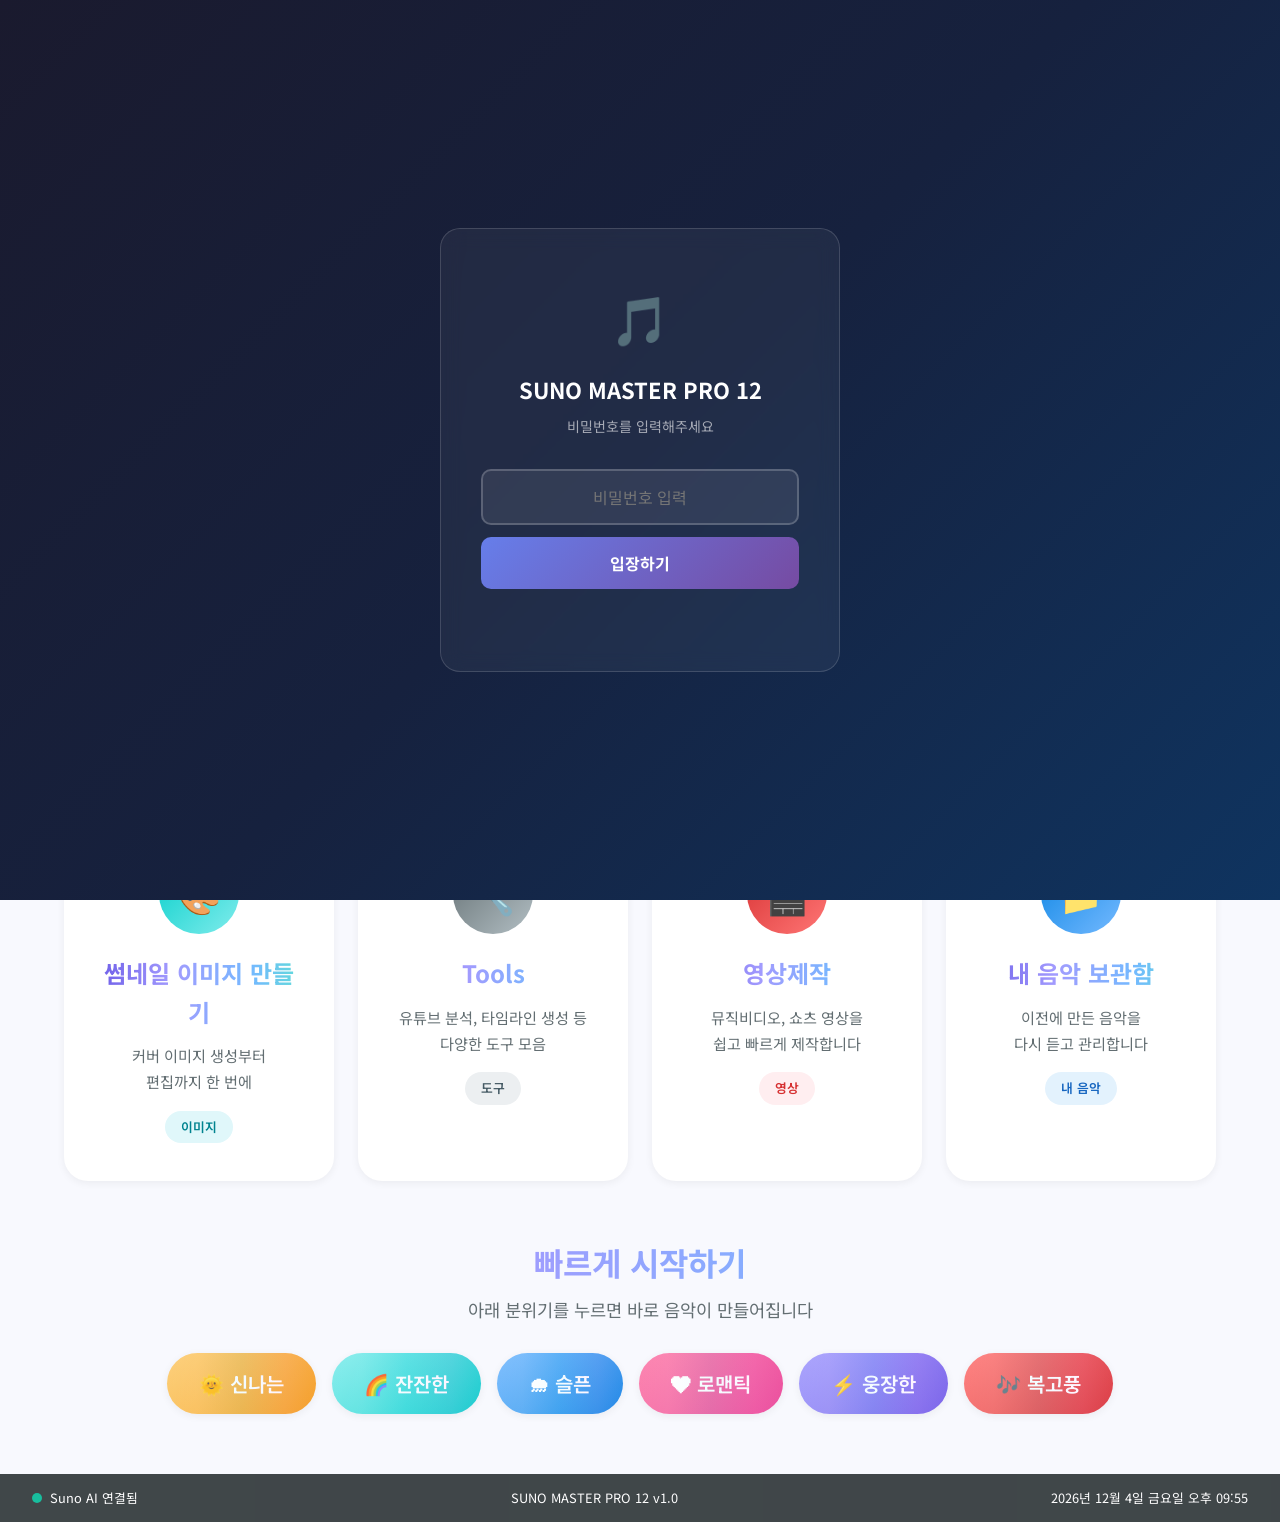
<file: index.html>
<!DOCTYPE html>
<html lang="ko">
<head>
    <meta charset="UTF-8">
    <meta name="viewport" content="width=device-width, initial-scale=1.0">
    <title>SUNO MASTER PRO 12</title>
    <link rel="stylesheet" href="css/style.css">
    <link href="https://fonts.googleapis.com/css2?family=Noto+Sans+KR:wght@300;400;500;700;900&display=swap" rel="stylesheet">
</head>
<body>

    <!-- 비밀번호 보호 화면 -->
    <div id="pwOverlay" style="display:none;position:fixed;top:0;left:0;width:100%;height:100%;background:linear-gradient(135deg,#1a1a2e 0%,#16213e 50%,#0f3460 100%);z-index:99999;display:flex;align-items:center;justify-content:center;flex-direction:column;">
        <div style="background:rgba(255,255,255,0.05);border:1px solid rgba(255,255,255,0.15);border-radius:20px;padding:50px 40px;text-align:center;max-width:400px;width:90%;backdrop-filter:blur(10px);">
            <div style="font-size:48px;margin-bottom:16px;">🎵</div>
            <h2 style="color:#fff;font-size:22px;font-weight:700;margin-bottom:8px;font-family:'Noto Sans KR',sans-serif;">SUNO MASTER PRO 12</h2>
            <p style="color:rgba(255,255,255,0.6);font-size:14px;margin-bottom:32px;font-family:'Noto Sans KR',sans-serif;">비밀번호를 입력해주세요</p>
            <input id="pwInput" type="password" placeholder="비밀번호 입력"
                style="width:100%;padding:14px 16px;border-radius:10px;border:2px solid rgba(255,255,255,0.2);background:rgba(255,255,255,0.08);color:#fff;font-size:16px;text-align:center;outline:none;box-sizing:border-box;font-family:'Noto Sans KR',sans-serif;margin-bottom:12px;"
                onkeydown="if(event.key==='Enter')checkPw()">
            <button onclick="checkPw()"
                style="width:100%;padding:14px;border-radius:10px;border:none;background:linear-gradient(135deg,#667eea,#764ba2);color:#fff;font-size:16px;font-weight:700;cursor:pointer;font-family:'Noto Sans KR',sans-serif;margin-bottom:12px;">
                입장하기
            </button>
            <p id="pwError" style="color:#ff6b6b;font-size:13px;min-height:20px;font-family:'Noto Sans KR',sans-serif;"></p>
        </div>
    </div>

    <script>
        (function() {
            const PW = 'suno1234'; // 비밀번호 변경 시 이 값만 수정
            const KEY = 'smp12_auth';
            const overlay = document.getElementById('pwOverlay');
            if (sessionStorage.getItem(KEY) === '1') {
                overlay.style.display = 'none';
            } else {
                overlay.style.display = 'flex';
                document.body.style.overflow = 'hidden';
                setTimeout(() => { const i = document.getElementById('pwInput'); if(i) i.focus(); }, 100);
            }
        })();
        function checkPw() {
            const PW = 'suno1234';
            const KEY = 'smp12_auth';
            const val = document.getElementById('pwInput').value;
            if (val === PW) {
                sessionStorage.setItem(KEY, '1');
                document.getElementById('pwOverlay').style.display = 'none';
                document.body.style.overflow = '';
            } else {
                document.getElementById('pwError').textContent = '비밀번호가 틀렸습니다.';
                document.getElementById('pwInput').value = '';
                document.getElementById('pwInput').focus();
            }
        }
    </script>

    <!-- 상단 네비게이션 -->
    <header class="header">
        <div class="header-left">
            <div class="logo">
                <span class="logo-text">SUNO MASTER PRO 12</span>
            </div>
        </div>
        <div class="header-right">
            <button class="btn-text-size" id="btnTextSize" title="글자 크기 조절">
                <span class="text-size-icon">가</span>
            </button>
            <button class="btn-dark-mode" id="btnDarkMode" title="화면 밝기 조절">
                <span class="dark-mode-icon">&#9790;</span>
            </button>
            <button class="btn-help" id="btnHelp" title="도움말">
                <span>?</span> 도움말
            </button>
        </div>
    </header>

    <!-- 메인 콘텐츠 -->
    <main class="main">
        <!-- 환영 메시지 -->
        <section class="welcome">
            <h1 class="welcome-title">나만의 음악을 만들어보세요</h1>
            <p class="welcome-desc">전문가가 아니어도 괜찮습니다. 당신의 상상을 Suno AI가 인식하는 최적의 프롬프트로 변환해드립니다.</p>
        </section>

        <!-- 메인 메뉴 카드들 -->
        <section class="menu-cards">
            <!-- 카드 1: 쉬운 모드 -->
            <div class="card card-easy" tabindex="0" role="button" aria-label="쉽게 만들기">
                <div class="card-icon-wrap card-icon-easy">
                    <span class="card-icon">&#127908;</span>
                </div>
                <h2 class="card-title">쉽게 만들기</h2>
                <p class="card-desc">버튼만 딸깍으로<br>프롬프트 자동생성</p>
                <div class="card-badge">초보자 추천</div>
            </div>

            <!-- 카드 2: 직접 입력 -->
            <div class="card card-custom" tabindex="0" role="button" aria-label="직접 만들기">
                <div class="card-icon-wrap card-icon-custom">
                    <span class="card-icon">&#9998;</span>
                </div>
                <h2 class="card-title">직접 만들기</h2>
                <p class="card-desc">만들고 싶은 음악 입력하면<br>프롬프트 자동생성</p>
                <div class="card-badge card-badge-mid">자유 입력</div>
            </div>

            <!-- 카드 3: 전문가 모드 -->
            <div class="card card-pro" tabindex="0" role="button" aria-label="전문가 모드">
                <div class="card-icon-wrap card-icon-pro">
                    <span class="card-icon">&#127911;</span>
                </div>
                <h2 class="card-title">전문가 모드</h2>
                <p class="card-desc">당신의 프롬프트를<br>업그레이드 해드립니다</p>
                <div class="card-badge card-badge-pro">고급 설정</div>
            </div>

            <!-- 카드 4: 노래제목&가사 만들기 -->
            <div class="card card-lyrics" tabindex="0" role="button" aria-label="노래제목&가사 만들기">
                <div class="card-icon-wrap card-icon-lyrics">
                    <span class="card-icon">&#128221;</span>
                </div>
                <h2 class="card-title">노래제목&가사 만들기</h2>
                <p class="card-desc">히트곡 노래제목&가사를 만들고<br>중복체크&관리합니다</p>
                <div class="card-badge card-badge-lyrics">제목&가사</div>
            </div>

            <!-- 카드 5: 썸네일 이미지 만들기 -->
            <div class="card card-thumbnail" tabindex="0" role="button" aria-label="썸네일 이미지 만들기">
                <div class="card-icon-wrap card-icon-thumbnail">
                    <span class="card-icon">&#127912;</span>
                </div>
                <h2 class="card-title">썸네일 이미지 만들기</h2>
                <p class="card-desc">커버 이미지 생성부터<br>편집까지 한 번에</p>
                <div class="card-badge card-badge-thumb">이미지</div>
            </div>

            <!-- 카드 6: Tools -->
            <div class="card card-tools" tabindex="0" role="button" aria-label="Tools">
                <div class="card-icon-wrap card-icon-tools">
                    <span class="card-icon">&#128295;</span>
                </div>
                <h2 class="card-title">Tools</h2>
                <p class="card-desc">유튜브 분석, 타임라인 생성 등<br>다양한 도구 모음</p>
                <div class="card-badge card-badge-tools">도구</div>
            </div>

            <!-- 카드 7: 영상제작 -->
            <div class="card card-video" tabindex="0" role="button" aria-label="영상제작">
                <div class="card-icon-wrap card-icon-video">
                    <span class="card-icon">&#127916;</span>
                </div>
                <h2 class="card-title">영상제작</h2>
                <p class="card-desc">뮤직비디오, 쇼츠 영상을<br>쉽고 빠르게 제작합니다</p>
                <div class="card-badge card-badge-video">영상</div>
            </div>

            <!-- 카드 8: 내 음악 보관함 -->
            <div class="card card-library" tabindex="0" role="button" aria-label="내 음악 보관함">
                <div class="card-icon-wrap card-icon-library">
                    <span class="card-icon">&#128193;</span>
                </div>
                <h2 class="card-title">내 음악 보관함</h2>
                <p class="card-desc">이전에 만든 음악을<br>다시 듣고 관리합니다</p>
                <div class="card-badge card-badge-lib">내 음악</div>
            </div>
        </section>

        <!-- 빠른 시작 섹션 -->
        <section class="quick-start">
            <h2 class="section-title">빠르게 시작하기</h2>
            <p class="section-desc">아래 분위기를 누르면 바로 음악이 만들어집니다</p>
            <div class="mood-buttons">
                <button class="mood-btn mood-happy">&#127774; 신나는</button>
                <button class="mood-btn mood-calm">&#127752; 잔잔한</button>
                <button class="mood-btn mood-sad">&#127783; 슬픈</button>
                <button class="mood-btn mood-romantic">&#10084; 로맨틱</button>
                <button class="mood-btn mood-epic">&#9889; 웅장한</button>
                <button class="mood-btn mood-retro">&#127926; 복고풍</button>
            </div>
        </section>
    </main>

    <!-- 하단 상태바 -->
    <footer class="footer">
        <div class="footer-left">
            <span class="status-dot"></span>
            <span>Suno AI 연결됨</span>
        </div>
        <div class="footer-center">
            <span>SUNO MASTER PRO 12 v1.0</span>
        </div>
        <div class="footer-right">
            <span id="currentTime"></span>
        </div>
    </footer>

    <!-- 글자 크기 팝업 -->
    <div class="popup-overlay" id="textSizePopup">
        <div class="popup">
            <h3 class="popup-title">글자 크기 조절</h3>
            <div class="text-size-options">
                <button class="size-btn" data-size="small">가<span class="size-label">작게</span></button>
                <button class="size-btn active" data-size="medium">가<span class="size-label">보통</span></button>
                <button class="size-btn" data-size="large">가<span class="size-label">크게</span></button>
                <button class="size-btn" data-size="xlarge">가<span class="size-label">매우 크게</span></button>
            </div>
            <button class="popup-close" id="closeTextSize">닫기</button>
        </div>
    </div>

    <!-- 도움말 팝업 -->
    <div class="popup-overlay" id="helpPopup">
        <div class="popup popup-help">
            <h3 class="popup-title">도움말</h3>
            <div class="help-content">
                <div class="help-item">
                    <span class="help-icon">&#127908;</span>
                    <div>
                        <strong>쉽게 만들기</strong>
                        <p>음악을 처음 만드시는 분께 추천합니다. 타겟층, 장소, 분위기만 고르면 AI가 알아서 만들어줍니다.</p>
                    </div>
                </div>
                <div class="help-item">
                    <span class="help-icon">&#9998;</span>
                    <div>
                        <strong>직접 만들기</strong>
                        <p>가사를 직접 쓰거나, 원하는 느낌을 글로 설명하면 그에 맞는 음악을 만듭니다.</p>
                    </div>
                </div>
                <div class="help-item">
                    <span class="help-icon">&#127911;</span>
                    <div>
                        <strong>전문가 모드</strong>
                        <p>장르, 악기, 빠르기(BPM) 등 세부 사항을 직접 설정할 수 있습니다.</p>
                    </div>
                </div>
                <div class="help-item">
                    <span class="help-icon">&#128221;</span>
                    <div>
                        <strong>노래제목&가사 만들기</strong>
                        <p>AI가 노래 제목과 가사를 만들어주고, 중복 여부를 체크하여 저작권을 보호합니다.</p>
                    </div>
                </div>
                <div class="help-item">
                    <span class="help-icon">&#127912;</span>
                    <div>
                        <strong>썸네일 이미지 만들기</strong>
                        <p>음악 커버 이미지를 AI로 생성하고, 편집까지 한 번에 할 수 있습니다.</p>
                    </div>
                </div>
                <div class="help-item">
                    <span class="help-icon">&#128295;</span>
                    <div>
                        <strong>Tools</strong>
                        <p>유튜브 분석기, 타임라인 생성기, 음악 분석기 등 다양한 도구를 제공합니다.</p>
                    </div>
                </div>
                <div class="help-item">
                    <span class="help-icon">&#127916;</span>
                    <div>
                        <strong>영상제작</strong>
                        <p>뮤직비디오, 쇼츠 영상 등을 쉽고 빠르게 제작할 수 있습니다.</p>
                    </div>
                </div>
                <div class="help-item">
                    <span class="help-icon">&#128193;</span>
                    <div>
                        <strong>내 음악 보관함</strong>
                        <p>이전에 만든 음악을 다시 듣거나 다운로드할 수 있습니다.</p>
                    </div>
                </div>
            </div>
            <button class="popup-close" id="closeHelp">닫기</button>
        </div>
    </div>

    <script src="js/main.js"></script>
</body>
</html>
</file>
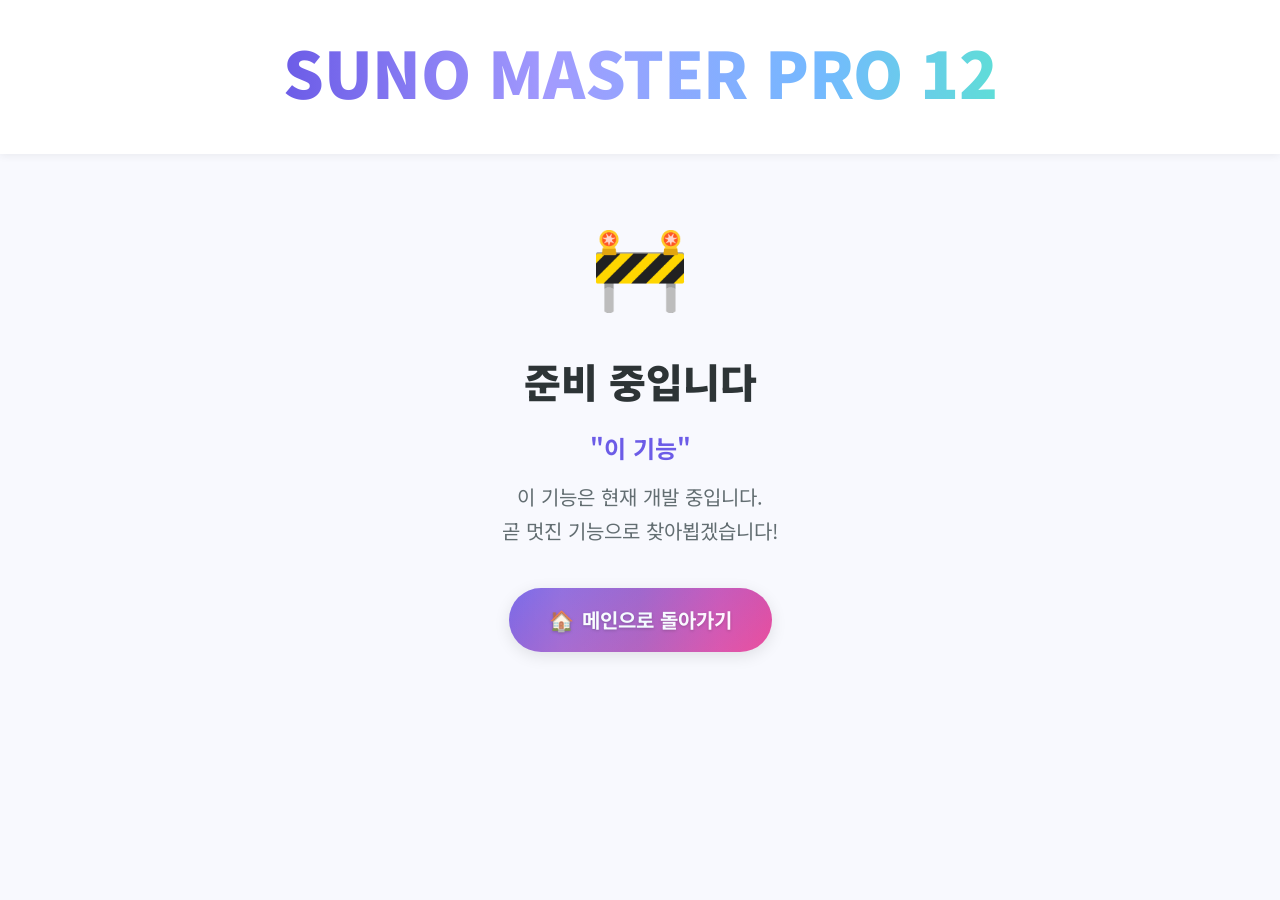
<file: coming-soon.html>
<!DOCTYPE html>
<html lang="ko">
<head>
    <meta charset="UTF-8">
    <meta name="viewport" content="width=device-width, initial-scale=1.0">
    <title>준비 중 - SUNO MASTER PRO 12</title>
    <link rel="stylesheet" href="css/style.css">
    <link href="https://fonts.googleapis.com/css2?family=Noto+Sans+KR:wght@300;400;500;700;900&display=swap" rel="stylesheet">
    <style>
        .coming-soon-wrap {
            display: flex;
            flex-direction: column;
            align-items: center;
            justify-content: center;
            min-height: 60vh;
            text-align: center;
            padding: 40px 24px;
        }
        .coming-soon-icon {
            font-size: 5rem;
            margin-bottom: 24px;
            animation: pulse 2s ease-in-out infinite;
        }
        .coming-soon-title {
            font-size: var(--font-xxl);
            font-weight: 900;
            margin-bottom: 16px;
        }
        .coming-soon-menu {
            font-size: var(--font-lg);
            color: var(--primary);
            font-weight: 700;
            margin-bottom: 12px;
        }
        .coming-soon-desc {
            font-size: var(--font-md);
            color: var(--text-secondary);
            margin-bottom: 40px;
            line-height: 1.7;
        }
        .btn-back-home {
            display: inline-flex;
            align-items: center;
            gap: 8px;
            padding: 16px 40px;
            border-radius: var(--radius-xl);
            background: linear-gradient(135deg, var(--primary), var(--accent));
            color: white;
            font-size: var(--font-md);
            font-weight: 700;
            font-family: 'Noto Sans KR', sans-serif;
            border: none;
            cursor: pointer;
            transition: var(--transition);
            text-decoration: none;
            box-shadow: var(--shadow-md);
        }
        .btn-back-home:hover {
            transform: translateY(-3px);
            box-shadow: var(--shadow-lg);
        }
    </style>
</head>
<body>
    <header class="header">
        <div class="header-left">
            <div class="logo">
                <span class="logo-text">SUNO MASTER PRO 12</span>
            </div>
        </div>
    </header>

    <main class="coming-soon-wrap">
        <div class="coming-soon-icon">&#128679;</div>
        <h1 class="coming-soon-title">준비 중입니다</h1>
        <p class="coming-soon-menu" id="menuName"></p>
        <p class="coming-soon-desc">
            이 기능은 현재 개발 중입니다.<br>
            곧 멋진 기능으로 찾아뵙겠습니다!
        </p>
        <a href="index.html" class="btn-back-home holo-btn">
            <span>&#127968;</span> 메인으로 돌아가기
        </a>
    </main>

    <script>
        const params = new URLSearchParams(window.location.search);
        const menu = params.get('menu') || '이 기능';
        document.getElementById('menuName').textContent = '"' + decodeURIComponent(menu) + '"';
        document.title = menu + ' - SUNO MASTER PRO 12';
    </script>
</body>
</html>
</file>
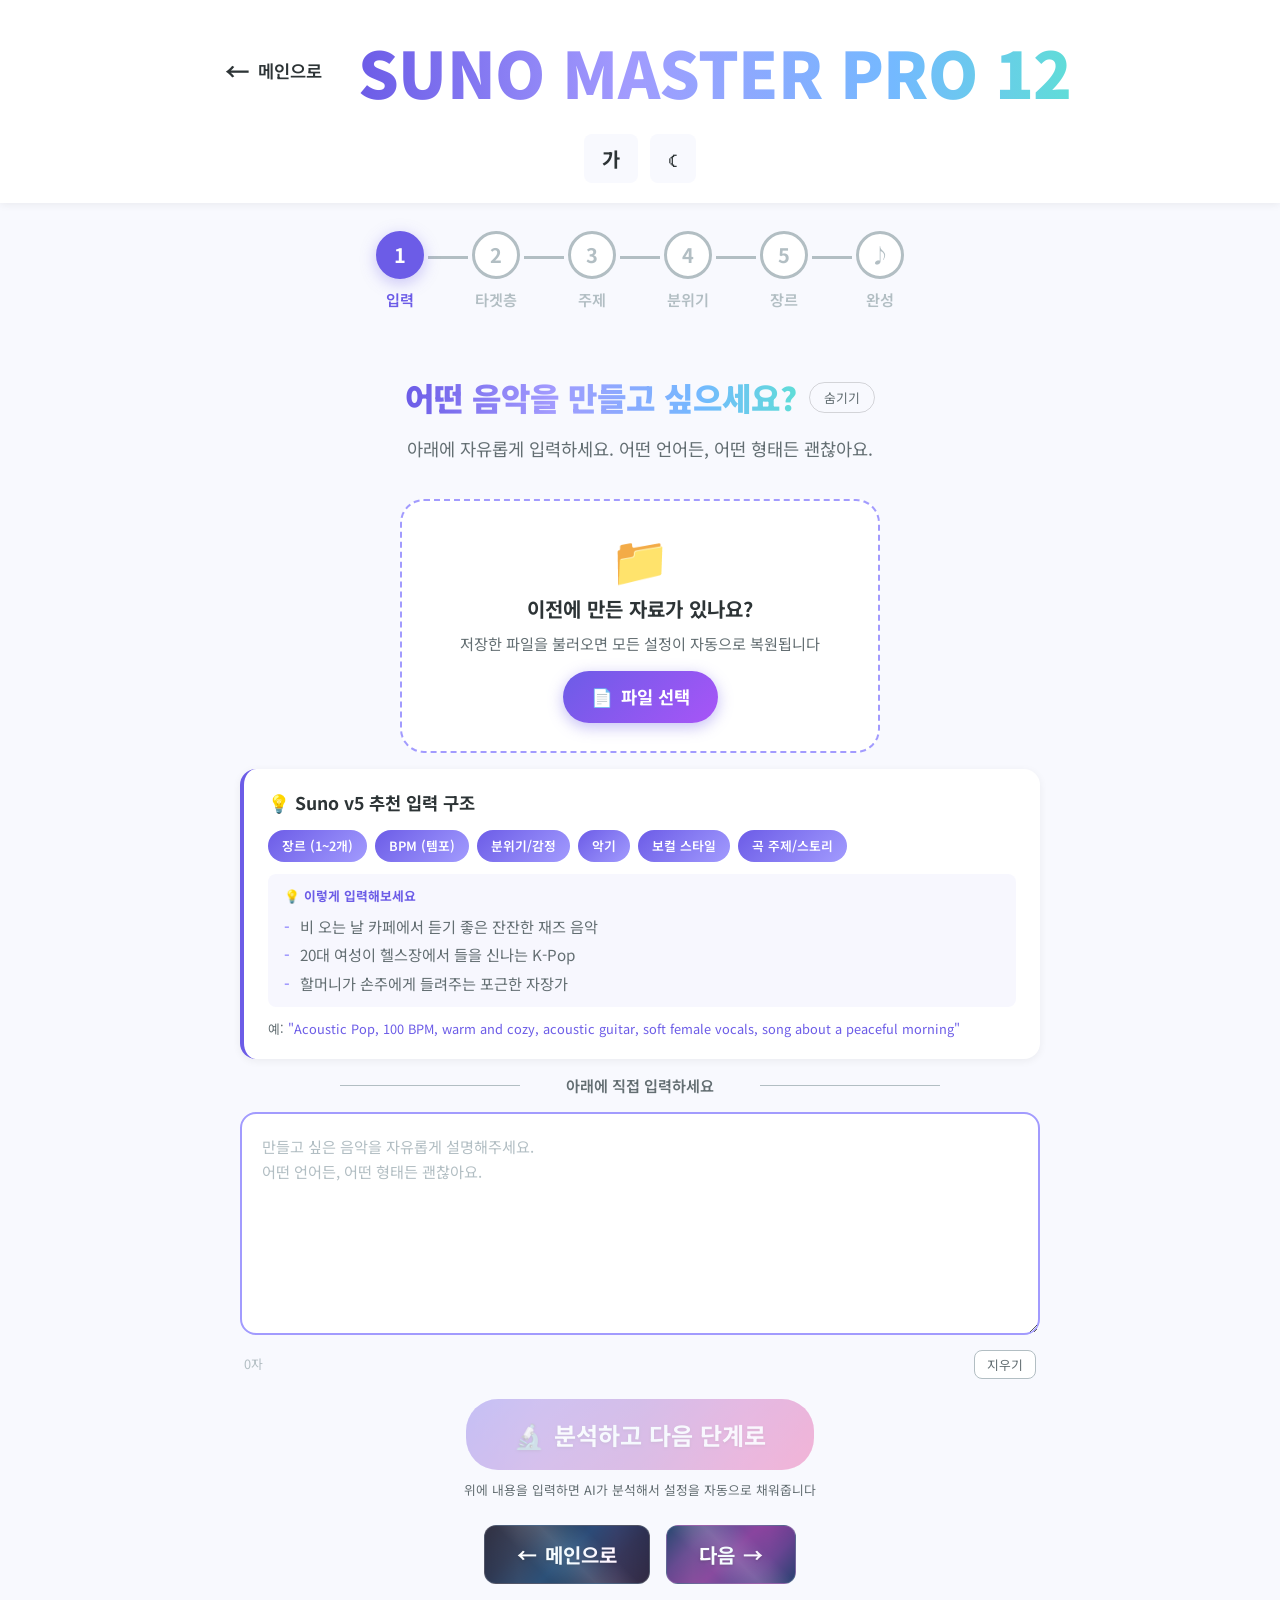
<file: custom.html>
<!DOCTYPE html>
<html lang="ko">
<head>
    <meta charset="UTF-8">
    <meta name="viewport" content="width=device-width, initial-scale=1.0">
    <title>직접 만들기 - SUNO MASTER PRO 12</title>
    <link rel="stylesheet" href="css/style.css">
    <link rel="stylesheet" href="css/easy.css">
    <link rel="stylesheet" href="css/custom.css">
    <link href="https://fonts.googleapis.com/css2?family=Noto+Sans+KR:wght@300;400;500;700;900&display=swap" rel="stylesheet">
</head>
<body>
    <!-- 상단 헤더 -->
    <header class="header">
        <div class="header-left">
            <a href="index.html" class="back-btn" title="메인으로 돌아가기">
                <span class="back-arrow">&#8592;</span>
                <span class="back-text">메인으로</span>
            </a>
            <div class="logo">
                <span class="logo-text">SUNO MASTER PRO 12</span>
            </div>
        </div>
        <div class="header-right">
            <button class="btn-text-size" id="btnTextSize" title="글자 크기 조절">
                <span class="text-size-icon">가</span>
            </button>
            <button class="btn-dark-mode" id="btnDarkMode" title="화면 밝기 조절">
                <span class="dark-mode-icon">&#9790;</span>
            </button>
        </div>
    </header>

    <!-- 진행 단계 표시 -->
    <div class="step-bar">
        <div class="step-item active" data-step="1">
            <div class="step-circle">1</div>
            <span class="step-label">입력</span>
        </div>
        <div class="step-line"></div>
        <div class="step-item" data-step="2">
            <div class="step-circle">2</div>
            <span class="step-label">타겟층</span>
        </div>
        <div class="step-line"></div>
        <div class="step-item" data-step="3">
            <div class="step-circle">3</div>
            <span class="step-label">주제</span>
        </div>
        <div class="step-line"></div>
        <div class="step-item" data-step="4">
            <div class="step-circle">4</div>
            <span class="step-label">분위기</span>
        </div>
        <div class="step-line"></div>
        <div class="step-item" data-step="5">
            <div class="step-circle">5</div>
            <span class="step-label">장르</span>
        </div>
        <div class="step-line"></div>
        <div class="step-item" data-step="6">
            <div class="step-circle">&#9834;</div>
            <span class="step-label">완성</span>
        </div>
    </div>

    <main class="main">

        <!-- ========== STEP 1: 자유 입력 ========== -->
        <section class="step-page active" id="step1">
            <div class="step-header">
                <div class="step-title-row">
                    <h1 class="step-title">어떤 음악을 만들고 싶으세요?</h1>
                    <button class="btn-collapse-step" data-target="step1">숨기기</button>
                </div>
                <p class="step-desc">아래에 자유롭게 입력하세요. 어떤 언어든, 어떤 형태든 괜찮아요.</p>
            </div>

            <!-- 자료 불러오기 -->
            <div class="import-area">
                <div class="import-box" id="importBox">
                    <span class="import-icon">&#128193;</span>
                    <p class="import-title">이전에 만든 자료가 있나요?</p>
                    <p class="import-desc">저장한 파일을 불러오면 모든 설정이 자동으로 복원됩니다</p>
                    <label class="btn-import" for="fileImport">
                        <span>&#128196;</span> 파일 선택
                    </label>
                    <input type="file" id="fileImport" accept=".txt" style="display: none;">
                    <p id="importFilename" style="display:none; margin-top:10px; font-size:var(--font-sm); color:var(--primary);"></p>
                </div>
            </div>

            <!-- v5 구조 가이드 (입력창 위에 배치) -->
            <div class="v5-guide">
                <h3 class="v5-guide-title">&#128161; Suno v5 추천 입력 구조</h3>
                <div class="v5-guide-content">
                    <div class="v5-tag">장르 (1~2개)</div>
                    <div class="v5-tag">BPM (템포)</div>
                    <div class="v5-tag">분위기/감정</div>
                    <div class="v5-tag">악기</div>
                    <div class="v5-tag">보컬 스타일</div>
                    <div class="v5-tag">곡 주제/스토리</div>
                </div>
                <div class="v5-examples">
                    <p class="v5-examples-label">&#128161; 이렇게 입력해보세요</p>
                    <ul class="v5-examples-list">
                        <li>비 오는 날 카페에서 듣기 좋은 잔잔한 재즈 음악</li>
                        <li>20대 여성이 헬스장에서 들을 신나는 K-Pop</li>
                        <li>할머니가 손주에게 들려주는 포근한 자장가</li>
                    </ul>
                </div>
                <p class="v5-guide-example">
                    예: <em>"Acoustic Pop, 100 BPM, warm and cozy, acoustic guitar, soft female vocals, song about a peaceful morning"</em>
                </p>
            </div>

            <div class="or-divider"><span>아래에 직접 입력하세요</span></div>

            <!-- 자유 입력창 -->
            <div class="free-input-area">
                <textarea class="free-input" id="freeInput" rows="6" placeholder="만들고 싶은 음악을 자유롭게 설명해주세요.
어떤 언어든, 어떤 형태든 괜찮아요."></textarea>
                <div class="input-tools">
                    <span class="char-count" id="charCount">0자</span>
                    <button class="btn-clear-input" id="btnClearInput">지우기</button>
                </div>
            </div>

            <!-- 분석 버튼 -->
            <div class="analyze-area">
                <button class="btn-analyze holo-btn" id="btnAnalyze" disabled>
                    <span>&#128300;</span> 분석하고 다음 단계로
                </button>
                <p class="analyze-hint">위에 내용을 입력하면 AI가 분석해서 설정을 자동으로 채워줍니다</p>
            </div>

            <!-- 1단계 네비게이션 -->
            <div class="step-nav-row step-nav-step1">
                <button class="step-nav-btn step-nav-prev holo-btn" onclick="location.href='index.html'"><span>&#8592;</span> 메인으로</button>
                <button class="step-nav-btn step-nav-next holo-btn" id="btnNextStep1" disabled>다음 <span>&#8594;</span></button>
            </div>
        </section>

        <!-- ========== STEP 2: 타겟층 선택 ========== -->
        <section class="step-page" id="step2">
            <div class="step-header">
                <div class="step-title-row">
                    <h1 class="step-title">누가 들을 음악인가요?</h1>
                    <button class="btn-collapse-step" data-target="step2">숨기기</button>
                </div>
                <p class="step-desc">음악을 들을 대상을 선택해주세요. AI가 자동으로 추천했어요. 변경해도 됩니다.</p>
            </div>

            <div class="option-grid">
                <button class="option-card" data-value="teens">
                    <span class="option-emoji">&#129333;</span>
                    <span class="option-name">10대</span>
                    <span class="option-detail">초등학생~고등학생</span>
                </button>
                <button class="option-card" data-value="young-adults">
                    <span class="option-emoji">&#128100;</span>
                    <span class="option-name">2030세대</span>
                    <span class="option-detail">20대~30대</span>
                </button>
                <button class="option-card" data-value="middle-aged">
                    <span class="option-emoji">&#128105;</span>
                    <span class="option-name">5060세대</span>
                    <span class="option-detail">50대~60대</span>
                </button>
                <button class="option-card" data-value="seniors">
                    <span class="option-emoji">&#128116;</span>
                    <span class="option-name">시니어세대</span>
                    <span class="option-detail">70대 이상</span>
                </button>
            </div>

            <!-- 2단계 적용 피드백 -->
            <div class="apply-area" id="step2ApplyArea" style="display:none;">
                <div class="apply-feedback" id="step2Feedback"></div>
            </div>
            <!-- 2단계 네비게이션 -->
            <div class="step-nav-row step-nav-step2">
                <button class="step-nav-btn step-nav-prev holo-btn" id="btnPrevStep2"><span>&#8592;</span> 이전</button>
                <button class="step-nav-btn step-nav-apply holo-btn" id="btnApplyStep2">✅ 적용하기</button>
                <button class="step-nav-btn step-nav-next holo-btn" id="btnNextStep2">다음 <span>&#8594;</span></button>
            </div>
            <div class="step-nav-info">2 / 5 단계</div>
        </section>

        <!-- ========== STEP 3: 주제 선택 ========== -->
        <section class="step-page" id="step3">
            <div class="step-header">
                <div class="step-title-row">
                    <h1 class="step-title">어떤 상황에서 들을 음악인가요?</h1>
                    <button class="btn-collapse-step" data-target="step3">숨기기</button>
                </div>
                <p class="step-desc">선택한 연령대에 맞는 장소/주제를 선택해주세요.</p>
            </div>

            <div class="easy-situation-wrap">
                <label class="easy-situation-label">장소를 선택해 주세요</label>
                <div style="display:flex;gap:8px;align-items:center;">
                    <select class="easy-situation-select" id="easySituationTheme">
                        <option value="">-- 장소 선택 --</option>
                        <option disabled>── 장소/활동 ──</option>
                        <option value="출퇴근길">🚇 출퇴근길</option>
                        <option value="카페">☕ 카페</option>
                        <option value="업무/집중">💼 업무/집중</option>
                        <option value="집/사무실">🏠 집/사무실</option>
                        <option value="운동/산책">🏃 운동/산책</option>
                        <option value="드라이브">🚗 드라이브</option>
                        <option value="여행">🧳 여행</option>
                        <option value="힐링">🧘 힐링</option>
                        <option value="독서">📖 독서</option>
                        <option value="요리/음식">🍳 요리/음식</option>
                        <option value="게이밍">🎮 게이밍</option>
                        <option value="코딩/작업">💻 코딩/작업</option>
                        <option value="캠핑/야외">⛺ 캠핑/야외</option>
                        <option value="공부/시험">📝 공부/시험</option>
                        <option value="명상/마음챙김">🧘‍♂️ 명상/마음챙김</option>
                        <option disabled>── 시간/일과 ──</option>
                        <option value="아침루틴">🌅 아침루틴</option>
                        <option value="오후 티타임">🍵 오후 티타임</option>
                        <option value="저녁식사">🍽️ 저녁식사</option>
                        <option value="밤과 새벽의 감정">🌃 밤과 새벽의 감정</option>
                        <option value="새벽감성">🌙 새벽감성</option>
                        <option value="일몰/석양">🌇 일몰/석양</option>
                        <option value="일상/루틴">📅 일상/루틴</option>
                        <option value="수면/잠잘때">😴 수면/잠잘때</option>
                        <option disabled>── 감정/스토리 ──</option>
                        <option value="사랑과 연애">💕 사랑과 연애</option>
                        <option value="이별과 상실">💔 이별과 상실</option>
                        <option value="그리움과 향수">🌅 그리움과 향수</option>
                        <option value="외로움과 고독">🌙 외로움과 고독</option>
                        <option value="위로와 치유">🩹 위로와 치유</option>
                        <option value="감사와 고마움">🙏 감사와 고마움</option>
                        <option value="자신감/도전">💪 자신감/도전</option>
                        <option value="응원/격려">📣 응원/격려</option>
                        <option value="혼자만의 시간">🧍 혼자만의 시간</option>
                        <option disabled>── 관계/이벤트 ──</option>
                        <option value="데이트">💑 데이트</option>
                        <option value="파티와 자유">🎉 파티와 자유</option>
                        <option value="클럽/나이트">🪩 클럽/나이트</option>
                        <option value="페스티벌">🎪 페스티벌</option>
                        <option value="결혼/웨딩">💒 결혼/웨딩</option>
                        <option value="졸업/입학">🎓 졸업/입학</option>
                        <option value="기념일/축하">🎂 기념일/축하</option>
                        <option value="특별한 하루">✨ 특별한 하루</option>
                        <option value="육아/가족">👨‍👩‍👧 육아/가족</option>
                        <option value="반려동물">🐾 반려동물</option>
                        <option disabled>── 계절/날씨 ──</option>
                        <option value="봄">🌸 봄</option>
                        <option value="여름">☀️ 여름</option>
                        <option value="가을">🍂 가을</option>
                        <option value="겨울">❄️ 겨울</option>
                        <option value="비오는 날">🌧️ 비오는 날</option>
                        <option value="눈오는 날">🌨️ 눈오는 날</option>
                        <option disabled>── 인생/성장 ──</option>
                        <option value="출발/시작">🚀 출발/시작</option>
                        <option value="회상/추억여행">📷 회상/추억여행</option>
                    </select>
                </div>

                <label class="easy-situation-label" style="margin-top:16px;">주제를 선택해 주세요</label>
                <select class="easy-situation-select" id="easySituationSelect" disabled>
                    <option value="">-- 위에서 장소를 먼저 선택하세요 --</option>
                </select>

                <!-- 선택된 상황 표시 + 수정/적용 -->
                <div class="situation-preview" id="situationPreview" style="display:none;">
                    <div class="situation-preview-header">
                        <span class="situation-preview-label">선택한 상황</span>
                    </div>
                    <div class="situation-preview-text" id="situationPreviewText"></div>
                    <div class="situation-edit-area" id="situationEditArea" style="display:none;">
                        <textarea class="situation-edit-input" id="situationEditInput" rows="2" maxlength="100" placeholder="상황을 자유롭게 수정하세요"></textarea>
                        <p class="situation-edit-hint">상황 문장을 자유롭게 수정할 수 있습니다 (최대 100자)</p>
                    </div>
                    <div class="situation-preview-actions">
                        <button class="btn-situation-edit" id="btnSituationEdit">
                            <span>&#9998;</span> 수정하기
                        </button>
                        <button class="btn-apply holo-btn" id="btnApplyStep3">
                            ✅ 적용하기
                        </button>
                    </div>
                </div>

                <!-- 3단계 적용 피드백 -->
                <div class="apply-feedback" id="step3Feedback" style="display:none;"></div>
            </div>
            <!-- 3단계 네비게이션 -->
            <div class="step-nav-row step-nav-step3">
                <button class="step-nav-btn step-nav-prev holo-btn" id="btnPrevStep3"><span>&#8592;</span> 이전</button>
                <button class="step-nav-btn step-nav-apply holo-btn" id="btnApplyStep3Nav" onclick="document.getElementById('btnApplyStep3').click()">✅ 적용하기</button>
                <button class="step-nav-btn step-nav-next holo-btn" id="btnNextStep3">다음 <span>&#8594;</span></button>
            </div>
            <div class="step-nav-info">3 / 5 단계</div>
        </section>

        <!-- ========== STEP 4: 분위기 선택 ========== -->
        <section class="step-page" id="step4">
            <div class="step-header">
                <div class="step-title-row">
                    <h1 class="step-title">어떤 느낌의 음악을 원하세요?</h1>
                    <button class="btn-collapse-step" data-target="step4">숨기기</button>
                </div>
                <p class="step-desc">원하는 분위기를 선택해주세요. 여러 개 선택할 수 있어요.</p>
                <div class="step3-situation-context" id="step3SituationContext" style="display:none;margin-top:12px;padding:12px 16px;background:var(--card-bg);border:1px solid var(--border);border-radius:12px;text-align:center;">
                    <span style="font-size:var(--font-sm);color:var(--text-light);">선택한 상황:</span>
                    <p id="step3SituationText" style="margin:4px 0 0;font-size:var(--font-md);font-weight:600;color:var(--primary);"></p>
                </div>
            </div>
            <div class="option-grid">
                <button class="option-card" data-value="comfortable"><span class="option-emoji">&#128524;</span><span class="option-name">편안한</span></button>
                <button class="option-card" data-value="healing"><span class="option-emoji">&#127808;</span><span class="option-name">힐링</span></button>
                <button class="option-card" data-value="cozy"><span class="option-emoji">&#128715;</span><span class="option-name">포근한</span></button>
                <button class="option-card" data-value="warm"><span class="option-emoji">&#9728;</span><span class="option-name">따뜻한</span></button>
                <button class="option-card" data-value="snug"><span class="option-emoji">&#127967;</span><span class="option-name">아늑한</span></button>
                <button class="option-card" data-value="emotional"><span class="option-emoji">&#128150;</span><span class="option-name">감성적</span></button>
                <button class="option-card" data-value="dreamy"><span class="option-emoji">&#127769;</span><span class="option-name">몽환적</span></button>
                <button class="option-card" data-value="calm"><span class="option-emoji">&#127752;</span><span class="option-name">잔잔한</span></button>
                <button class="option-card" data-value="lonely"><span class="option-emoji">&#127783;</span><span class="option-name">쓸쓸한</span></button>
                <button class="option-card" data-value="sentimental"><span class="option-emoji">&#128167;</span><span class="option-name">센치한</span></button>
                <button class="option-card" data-value="dawn-mood"><span class="option-emoji">&#127747;</span><span class="option-name">새벽감성</span></button>
                <button class="option-card" data-value="nostalgic"><span class="option-emoji">&#128247;</span><span class="option-name">그리운</span></button>
                <button class="option-card" data-value="flutter"><span class="option-emoji">&#128155;</span><span class="option-name">설레는</span></button>
                <button class="option-card" data-value="love"><span class="option-emoji">&#10084;</span><span class="option-name">사랑</span></button>
                <button class="option-card" data-value="breakup"><span class="option-emoji">&#128148;</span><span class="option-name">이별</span></button>
                <button class="option-card" data-value="feel-good"><span class="option-emoji">&#128522;</span><span class="option-name">기분좋은</span></button>
                <button class="option-card" data-value="refreshing"><span class="option-emoji">&#127774;</span><span class="option-name">상쾌한</span></button>
                <button class="option-card" data-value="exciting"><span class="option-emoji">&#127880;</span><span class="option-name">신나는</span></button>
                <button class="option-card" data-value="groovy"><span class="option-emoji">&#128131;</span><span class="option-name">흥겨운</span></button>
                <button class="option-card" data-value="tension-up"><span class="option-emoji">&#128293;</span><span class="option-name">텐션업</span></button>
                <button class="option-card" data-value="powerful"><span class="option-emoji">&#128170;</span><span class="option-name">파워풀한</span></button>
                <button class="option-card" data-value="confidence"><span class="option-emoji">&#128526;</span><span class="option-name">자신감</span></button>
                <button class="option-card" data-value="anger"><span class="option-emoji">&#128545;</span><span class="option-name">분노</span></button>
                <button class="option-card" data-value="focus"><span class="option-emoji">&#127919;</span><span class="option-name">집중</span></button>
                <button class="option-card" data-value="study"><span class="option-emoji">&#128218;</span><span class="option-name">공부할때</span></button>
                <button class="option-card" data-value="immersive"><span class="option-emoji">&#128161;</span><span class="option-name">몰입</span></button>
                <button class="option-card" data-value="sleep"><span class="option-emoji">&#128164;</span><span class="option-name">잠잘때</span></button>
                <button class="option-card" data-value="sleep-aid"><span class="option-emoji">&#127769;</span><span class="option-name">수면유도</span></button>
                <button class="option-card" data-value="comfort"><span class="option-emoji">&#129303;</span><span class="option-name">위로</span></button>
                <button class="option-card" data-value="stress-relief"><span class="option-emoji">&#128524;</span><span class="option-name">스트레스해소</span></button>
                <button class="option-card" data-value="rainy"><span class="option-emoji">&#127783;</span><span class="option-name">비오는날</span></button>
                <button class="option-card" data-value="snowy"><span class="option-emoji">&#127784;</span><span class="option-name">눈오는날</span></button>
                <button class="option-card" data-value="dawn"><span class="option-emoji">&#127748;</span><span class="option-name">새벽</span></button>
                <button class="option-card" data-value="sunset"><span class="option-emoji">&#127751;</span><span class="option-name">일몰</span></button>
                <button class="option-card" data-value="running"><span class="option-emoji">&#127939;</span><span class="option-name">달릴때</span></button>
            </div>

            <!-- 4단계 적용 피드백 -->
            <div class="apply-area" id="step4ApplyArea" style="display:none;">
                <div class="apply-feedback" id="step4Feedback"></div>
            </div>
            <!-- 4단계 네비게이션 -->
            <div class="step-nav-row step-nav-step4">
                <button class="step-nav-btn step-nav-prev holo-btn" id="btnPrevStep4"><span>&#8592;</span> 이전</button>
                <button class="step-nav-btn step-nav-apply holo-btn" id="btnApplyStep4">✅ 적용하기</button>
                <button class="step-nav-btn step-nav-next holo-btn" id="btnNextStep4">다음 <span>&#8594;</span></button>
            </div>
            <div class="step-nav-info">4 / 5 단계</div>
        </section>

        <!-- ========== STEP 5: 장르 추천 + 보컬 설정 ========== -->
        <section class="step-page" id="step5">
            <div class="step-header">
                <div class="step-title-row">
                    <h1 class="step-title">장르와 보컬을 선택하세요!</h1>
                    <button class="btn-collapse-step" data-target="step5">숨기기</button>
                </div>
                <p class="step-desc">장르를 선택하고, 보컬 설정까지 완료하면 프롬프트를 생성할 수 있어요.</p>
            </div>

            <!-- 선택 요약 미니 -->
            <div class="summary-mini" id="summaryMini">
                <span class="mini-tag" id="miniTarget"></span>
                <span class="mini-tag" id="miniPlace"></span>
                <span class="mini-tag" id="miniMood"></span>
            </div>

            <!-- 선택 상태 표시 -->
            <div class="genre-select-info" id="genreSelectInfo">
                <p>장르를 선택해주세요 (최대 2개)</p>
            </div>

            <!-- 장르 추천 카드 -->
            <div class="genre-recommend-list" id="genreRecommendList"></div>

            <!-- 장르 직접 선택 (검색 UI 디자인 적용) -->
            <div class="genre-custom-area">
                <h3 class="custom-title">&#128269; 원하는 장르가 없나요? 직접 선택해보세요</h3>
                <div class="genre-dropdown-row">
                    <div class="dropdown-group">
                        <label class="dropdown-label">메인 카테고리</label>
                        <select class="genre-dropdown" id="mainGenreDropdown">
                            <option value="">-- 메인 장르 선택 --</option>
                        </select>
                    </div>
                    <div class="dropdown-group">
                        <label class="dropdown-label">서브 카테고리</label>
                        <select class="genre-dropdown" id="subGenreDropdown" disabled>
                            <option value="">-- 서브 장르 선택 --</option>
                        </select>
                    </div>
                    <div class="dropdown-group">
                        <label class="dropdown-label">상세 장르</label>
                        <select class="genre-dropdown" id="detailGenreDropdown" disabled>
                            <option value="">-- 상세 장르 선택 --</option>
                        </select>
                    </div>
                </div>
                <div class="genre-recommend-list" id="dropdownSelectedCard" style="display:none;"></div>
            </div>

            <!-- 다시 추천받기 -->
            <div class="regenerate-area">
                <button class="btn-regenerate" id="btnRegenerate">
                    <span>&#128260;</span> 다시 추천받기
                </button>
                <p class="regenerate-hint" id="regenerateHint">선택된 장르는 유지하고, 나머지만 새로 추천해요</p>
            </div>

            <!-- 5단계 적용 피드백 -->
            <div class="apply-area" id="step5ApplyArea" style="display:none;">
                <div class="apply-feedback" id="step5Feedback"></div>
            </div>

            <!-- 보컬 설정 영역 (장르 적용 후 표시) -->
            <div class="vocal-settings-area" id="vocalSettingsArea" style="display:none;">
                <h2 class="vocal-settings-title">&#127908; 보컬 설정</h2>
                <p class="vocal-settings-desc">선택한 장르에 맞는 보컬을 설정해주세요.</p>

                <div class="vocal-group">
                    <label class="vocal-label">보컬 선택</label>
                    <div class="vocal-options" id="vocalTypeOptions">
                        <button class="vocal-option-btn" data-value="male vocals">&#129489; 남성 (Male)</button>
                        <button class="vocal-option-btn" data-value="female vocals">&#128105; 여성 (Female)</button>
                        <button class="vocal-option-btn" data-value="duet vocals">&#128107; 듀엣 (Duet)</button>
                        <button class="vocal-option-btn" data-value="instrumental">&#127929; 연주곡 (Instrumental)</button>
                    </div>
                </div>

                <div class="vocal-group" id="vocalAgeGroup" style="display:none;">
                    <label class="vocal-label">보컬 연령대</label>
                    <div class="vocal-options" id="vocalAgeOptions">
                        <button class="vocal-option-btn" data-value="teen vocals" title="밝고 투명한 음색, 감정적 순수성">&#129302; 10대</button>
                        <button class="vocal-option-btn" data-value="young adult vocals" title="음색이 가장 선명, 다이나믹 범위 최대">&#129489; 20대</button>
                        <button class="vocal-option-btn" data-value="mature vocals" title="저음 무게감 + 중음 밀도 + 고음 파워 균형">&#128104; 30대</button>
                        <button class="vocal-option-btn" data-value="seasoned vocals" title="원숙미, 감정적 설득력이 압도적">&#129492; 40대</button>
                        <button class="vocal-option-btn" data-value="veteran vocals" title="인생이 담긴 음색, 복제 불가능한 깊이">&#128116; 50대+</button>
                    </div>
                </div>

                <div class="vocal-group" id="vocalRangeGroup" style="display:none;">
                    <label class="vocal-label">보컬 음역대 <span class="vocal-hint">(1옥타브 단위)</span></label>
                    <div class="vocal-options" id="vocalRangeOptions"></div>
                </div>

                <div class="vocal-group" id="vocalStyleGroup" style="display:none;">
                    <label class="vocal-label">보컬 스타일 <span class="vocal-hint">(장르 기반 자동 추천 + 추가 선택 가능)</span></label>
                    <div class="vocal-style-tags" id="vocalStyleTags"></div>
                </div>

                <div class="apply-area" id="vocalApplyArea" style="display:none;">
                    <div class="apply-feedback" id="vocalFeedback"></div>
                    <button class="btn-apply holo-btn" id="btnApplyVocal">
                        ✅ 보컬 적용하기
                    </button>
                </div>
            </div>

            <!-- 5단계 네비게이션 -->
            <div class="step-nav-row step-nav-step5">
                <button class="step-nav-btn step-nav-prev holo-btn" id="btnPrevStep5"><span>&#8592;</span> 이전</button>
                <button class="step-nav-btn step-nav-apply holo-btn" id="btnApplyStep5">✅ 적용하기</button>
                <button class="step-nav-btn holo-btn btn-generate-prompt" id="btnGeneratePrompt" style="display:none;"><span>&#10024;</span> 프롬프트 생성</button>
                <button class="step-nav-btn step-nav-next holo-btn" id="btnNextStep5">다음 <span>&#8594;</span></button>
            </div>
        </section>

        <!-- ========== STEP 6: 최종 프롬프트 ========== -->
        <section class="step-page" id="step6">
            <div class="step-header">
                <h1 class="step-title">프롬프트가 완성되었습니다!</h1>
                <p class="step-desc">아래 프롬프트를 Suno AI에 복사해서 사용하세요</p>
            </div>

            <!-- 한국어 설명 -->
            <div class="prompt-explanation" id="promptExplanation"></div>

            <!-- Style Prompt -->
            <div class="prompt-section">
                <div class="prompt-header">
                    <h3 class="prompt-label">&#127925; Style Prompt <span class="vocal-type-badge" id="vocalTypeBadge"></span></h3>
                    <button class="btn-copy" data-target="stylePromptText">복사하기</button>
                </div>
                <textarea class="prompt-box prompt-editable" id="stylePromptText" rows="6"></textarea>
                <div class="prompt-desc-kor" id="stylePromptKor"></div>
            </div>

            <!-- Simple Prompt -->
            <div class="prompt-section simple-prompt-section">
                <div class="prompt-header">
                    <h3 class="prompt-label">&#127925; Simple Prompt <span class="simple-badge">Simple 모드용 · 500자 미만</span></h3>
                    <button class="btn-copy" data-target="simplePromptText">복사하기</button>
                </div>
                <textarea class="prompt-box prompt-editable" id="simplePromptText" rows="4"></textarea>
                <div class="prompt-desc-kor" id="simplePromptKor"></div>
            </div>

            <!-- Exclude Styles -->
            <div class="prompt-section">
                <div class="prompt-header">
                    <h3 class="prompt-label">&#128683; Exclude Styles</h3>
                    <button class="btn-copy" data-target="excludeStylesText">복사하기</button>
                </div>
                <textarea class="prompt-box prompt-editable" id="excludeStylesText" rows="2"></textarea>

                <div class="exclude-toggles">
                    <p class="exclude-toggles-title">&#9888; 음질 문제 방지 항목 (클릭하면 추가/제거)</p>
                    <div class="exclude-btn-grid">
                        <button class="exclude-tag-btn" data-value="intro" data-kor="불필요한 인트로 방지">intro</button>
                        <button class="exclude-tag-btn" data-value="reverb" data-kor="과도한 리버브 방지">reverb</button>
                        <button class="exclude-tag-btn" data-value="fade in" data-kor="어색한 페이드인 방지">fade in</button>
                        <button class="exclude-tag-btn" data-value="distortion" data-kor="왜곡/찢어지는 소리 방지">distortion</button>
                        <button class="exclude-tag-btn" data-value="noise" data-kor="화이트 노이즈 방지">noise</button>
                        <button class="exclude-tag-btn" data-value="screaming" data-kor="보컬 괴기음 방지">screaming</button>
                        <button class="exclude-tag-btn" data-value="falsetto" data-kor="극단적 고음 방지">falsetto</button>
                        <button class="exclude-tag-btn" data-value="echo" data-kor="과도한 에코 방지">echo</button>
                        <button class="exclude-tag-btn" data-value="choir" data-kor="의도치 않은 합창 방지">choir</button>
                        <button class="exclude-tag-btn" data-value="sound effects" data-kor="이상한 효과음 방지">sound effects</button>
                        <button class="exclude-tag-btn" data-value="four-on-the-floor kick" data-kor="반복적인 4비트 킥 방지">four-on-the-floor kick</button>
                    </div>
                    <div class="exclude-custom-row">
                        <input type="text" class="exclude-custom-input" id="excludeCustomInput"
                               placeholder="직접 입력 (예: autotune, whisper...)" maxlength="30">
                        <button class="btn-add-exclude" id="btnAddExclude">추가</button>
                    </div>
                </div>
                <div class="prompt-desc-kor" id="excludeStylesKor"></div>
            </div>

            <!-- More Options -->
            <div class="prompt-section">
                <div class="prompt-header">
                    <h3 class="prompt-label">&#9881; More Options 설정값</h3>
                </div>
                <div class="more-options-box">
                    <div class="option-slider-row">
                        <span class="slider-label">Weirdness</span>
                        <div class="slider-bar">
                            <div class="slider-fill" id="weirdnessFill"></div>
                        </div>
                        <span class="slider-value" id="weirdnessValue">50%</span>
                    </div>
                    <div class="option-slider-row">
                        <span class="slider-label">Style Influence</span>
                        <div class="slider-bar">
                            <div class="slider-fill" id="styleInfluenceFill"></div>
                        </div>
                        <span class="slider-value" id="styleInfluenceValue">50%</span>
                    </div>
                </div>
                <div class="prompt-desc-kor" id="moreOptionsKor"></div>
            </div>

            <!-- 액션 버튼 -->
            <div class="result-actions">
                <button class="action-btn action-prev-step" id="btnPrevStep">
                    <span>&#8592;</span> 이전 단계
                </button>
                <button class="action-btn action-copy-all holo-btn" id="btnCopyAll">
                    <span>&#128203;</span> 전체 복사
                </button>
                <button class="action-btn action-save-all holo-btn" id="btnSaveAll">
                    <span>&#128190;</span> 전체 저장하기
                </button>
                <button class="action-btn action-apply" id="btnApply"><span>✅</span> 적용하기</button>
                <button class="action-btn action-goto-lyrics" id="btnGotoLyrics" disabled><span>&#127925;</span> 노래제목&amp;가사생성</button>
                <button class="action-btn action-home" id="btnHome">
                    <span>&#127968;</span> 메인으로
                </button>
            </div>
            <div class="apply-complete-msg" id="applyCompleteMsg"></div>
        </section>
    </main>

    <div id="navButtons" style="display:none;"></div>

    <!-- 글자 크기 팝업 -->
    <div class="popup-overlay" id="textSizePopup">
        <div class="popup">
            <h3 class="popup-title">글자 크기 조절</h3>
            <div class="text-size-options">
                <button class="size-btn" data-size="small">가<span class="size-label">작게</span></button>
                <button class="size-btn active" data-size="medium">가<span class="size-label">보통</span></button>
                <button class="size-btn" data-size="large">가<span class="size-label">크게</span></button>
                <button class="size-btn" data-size="xlarge">가<span class="size-label">매우 크게</span></button>
            </div>
            <button class="popup-close" id="closeTextSize">닫기</button>
        </div>
    </div>

    <script src="js/genre-data.js"></script>
    <script src="js/situation-data.js"></script>
    <script src="js/situation-data-part2.js"></script>
    <script src="js/situation-data-part3.js"></script>
    <script src="js/situation-data-part4.js"></script>
    <script src="js/situation-data-part5.js"></script>
    <script src="js/situation-data-part6.js"></script>
    <script src="js/situation-data-part7.js"></script>
    <script src="js/custom.js"></script>
</body>
</html>
</file>
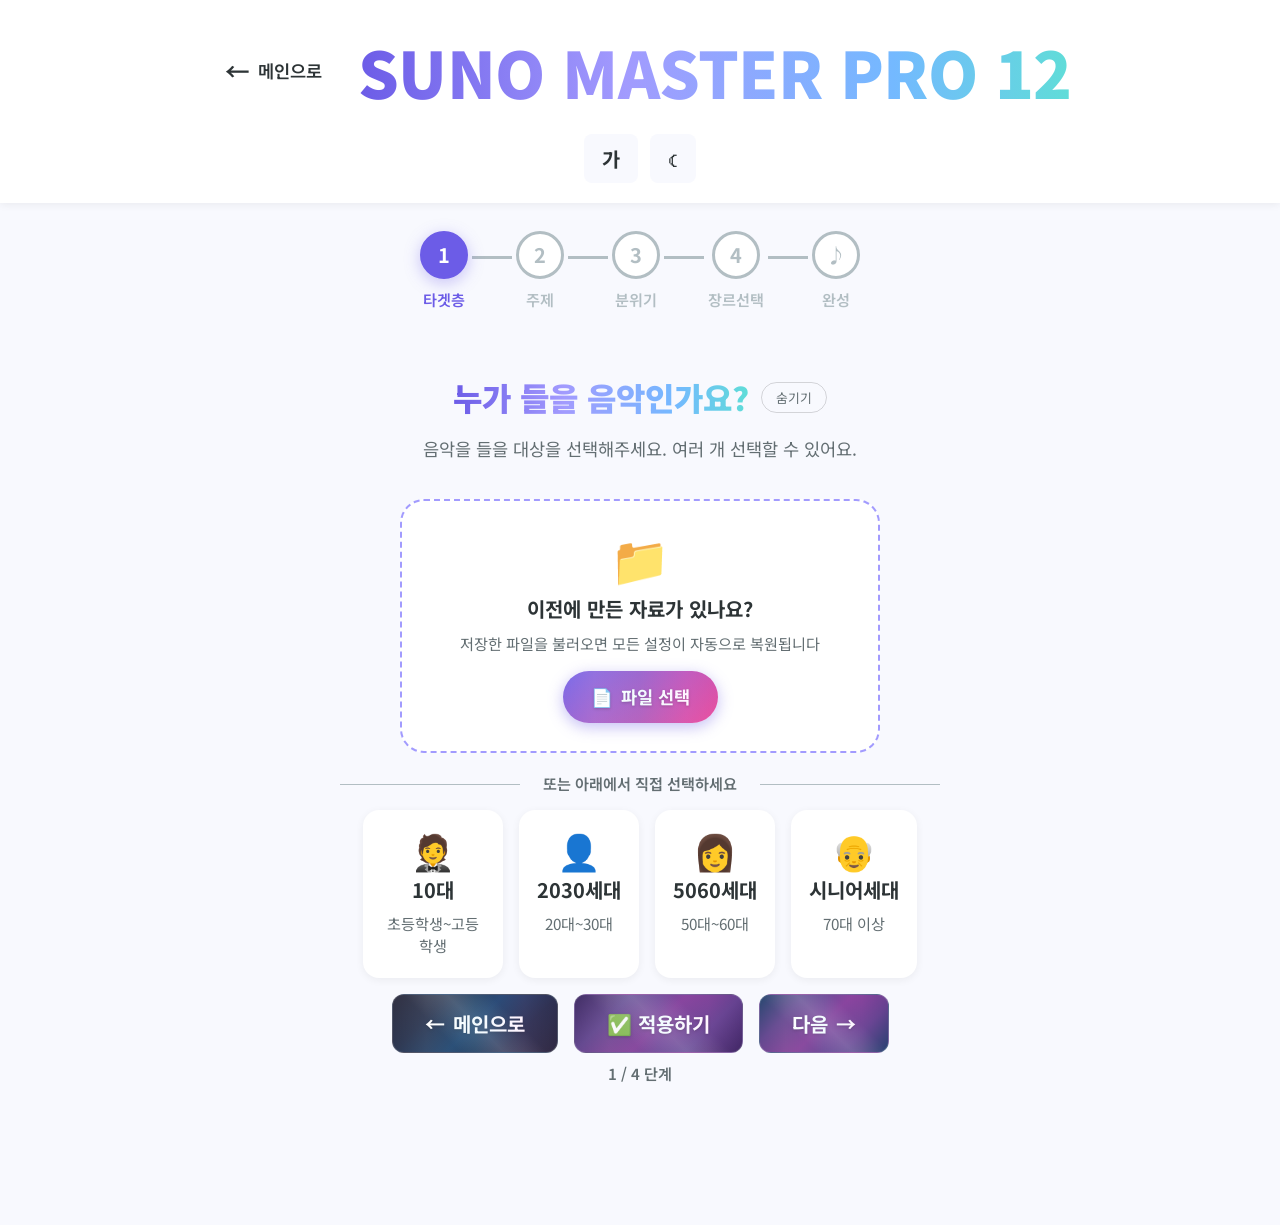
<file: easy.html>
<!DOCTYPE html>
<html lang="ko">
<head>
    <meta charset="UTF-8">
    <meta name="viewport" content="width=device-width, initial-scale=1.0">
    <title>쉽게 만들기 - SUNO MASTER PRO 12</title>
    <link rel="stylesheet" href="css/style.css">
    <link rel="stylesheet" href="css/easy.css">
    <link href="https://fonts.googleapis.com/css2?family=Noto+Sans+KR:wght@300;400;500;700;900&display=swap" rel="stylesheet">
</head>
<body>
    <!-- 상단 헤더 -->
    <header class="header">
        <div class="header-left">
            <a href="index.html" class="back-btn" title="메인으로 돌아가기">
                <span class="back-arrow">&#8592;</span>
                <span class="back-text">메인으로</span>
            </a>
            <div class="logo">
                <span class="logo-text">SUNO MASTER PRO 12</span>
            </div>
        </div>
        <div class="header-right">
            <button class="btn-text-size" id="btnTextSize" title="글자 크기 조절">
                <span class="text-size-icon">가</span>
            </button>
            <button class="btn-dark-mode" id="btnDarkMode" title="화면 밝기 조절">
                <span class="dark-mode-icon">&#9790;</span>
            </button>
        </div>
    </header>

    <!-- 진행 단계 표시 -->
    <div class="step-bar">
        <div class="step-item active" data-step="1">
            <div class="step-circle">1</div>
            <span class="step-label">타겟층</span>
        </div>
        <div class="step-line"></div>
        <div class="step-item" data-step="2">
            <div class="step-circle">2</div>
            <span class="step-label">주제</span>
        </div>
        <div class="step-line"></div>
        <div class="step-item" data-step="3">
            <div class="step-circle">3</div>
            <span class="step-label">분위기</span>
        </div>
        <div class="step-line"></div>
        <div class="step-item" data-step="4">
            <div class="step-circle">4</div>
            <span class="step-label">장르선택</span>
        </div>
        <div class="step-line"></div>
        <div class="step-item" data-step="5">
            <div class="step-circle">&#9834;</div>
            <span class="step-label">완성</span>
        </div>
    </div>

    <!-- 메인 콘텐츠 -->
    <main class="main">

        <!-- ========== STEP 1: 타겟층 선택 ========== -->
        <section class="step-page active" id="step1">
            <div class="step-header">
                <div class="step-title-row">
                    <h1 class="step-title">누가 들을 음악인가요?</h1>
                    <button class="btn-collapse-step" data-target="step1">숨기기</button>
                </div>
                <p class="step-desc">음악을 들을 대상을 선택해주세요. 여러 개 선택할 수 있어요.</p>
            </div>

            <!-- 자료 불러오기 -->
            <div class="import-area">
                <div class="import-box" id="importBox">
                    <span class="import-icon">📁</span>
                    <p class="import-title">이전에 만든 자료가 있나요?</p>
                    <p class="import-desc">저장한 파일을 불러오면 모든 설정이 자동으로 복원됩니다</p>
                    <label class="btn-import holo-btn" for="fileImport" id="btnFileSelect">
                        <span>&#128196;</span> 파일 선택
                    </label>
                    <input type="file" id="fileImport" accept=".txt" style="display: none;">
                    <p class="import-filename" id="importFilename" style="display:none; margin:8px 0 4px; font-size:13px; color:#6C5CE7;"></p>
                    <button class="btn-import holo-btn" id="btnLoadFile" style="display:none; margin-top:4px;">
                        <span>&#128229;</span> 자료 불러오기
                    </button>
                </div>
            </div>

            <div class="or-divider">
                <span>또는 아래에서 직접 선택하세요</span>
            </div>

            <div class="option-grid">
                <button class="option-card" data-value="teens">
                    <span class="option-emoji">&#129333;</span>
                    <span class="option-name">10대</span>
                    <span class="option-detail">초등학생~고등학생</span>
                </button>
                <button class="option-card" data-value="young-adults">
                    <span class="option-emoji">&#128100;</span>
                    <span class="option-name">2030세대</span>
                    <span class="option-detail">20대~30대</span>
                </button>
                <button class="option-card" data-value="middle-aged">
                    <span class="option-emoji">&#128105;</span>
                    <span class="option-name">5060세대</span>
                    <span class="option-detail">50대~60대</span>
                </button>
                <button class="option-card" data-value="seniors">
                    <span class="option-emoji">&#128116;</span>
                    <span class="option-name">시니어세대</span>
                    <span class="option-detail">70대 이상</span>
                </button>
            </div>

            <!-- 1단계 적용 피드백 -->
            <div class="apply-area" id="step1ApplyArea" style="display:none;">
                <div class="apply-feedback" id="step1Feedback"></div>
            </div>
            <!-- 1단계 네비게이션 -->
            <div class="step-nav-row step-nav-step1">
                <button class="step-nav-btn step-nav-prev holo-btn" onclick="location.href='index.html'"><span>&#8592;</span> 메인으로</button>
                <button class="step-nav-btn step-nav-apply holo-btn" id="btnApplyStep1">✅ 적용하기</button>
                <button class="step-nav-btn step-nav-next holo-btn" id="btnNextStep1">다음 <span>&#8594;</span></button>
            </div>
            <div class="step-nav-info">1 / 4 단계</div>
        </section>

        <!-- ========== STEP 2: 주제 선택 (연령대 연동) ========== -->
        <section class="step-page" id="step2">
            <div class="step-header">
                <div class="step-title-row">
                    <h1 class="step-title">어떤 상황에서 들을 음악인가요?</h1>
                    <button class="btn-collapse-step" data-target="step2">숨기기</button>
                </div>
                <p class="step-desc">선택한 연령대에 맞는 장소/주제를 선택해주세요.</p>
            </div>

            <div class="easy-situation-wrap">
                <label class="easy-situation-label">장소를 선택해 주세요</label>
                <div style="display:flex;gap:8px;align-items:center;">
                    <select class="easy-situation-select" id="easySituationTheme">
                        <option value="">-- 장소 선택 --</option>
                        <option disabled>── 장소/활동 ──</option>
                        <option value="출퇴근길">🚇 출퇴근길</option>
                        <option value="카페">☕ 카페</option>
                        <option value="업무/집중">💼 업무/집중</option>
                        <option value="집/사무실">🏠 집/사무실</option>
                        <option value="운동/산책">🏃 운동/산책</option>
                        <option value="드라이브">🚗 드라이브</option>
                        <option value="여행">🧳 여행</option>
                        <option value="힐링">🧘 힐링</option>
                        <option value="독서">📖 독서</option>
                        <option value="요리/음식">🍳 요리/음식</option>
                        <option value="게이밍">🎮 게이밍</option>
                        <option value="코딩/작업">💻 코딩/작업</option>
                        <option value="캠핑/야외">⛺ 캠핑/야외</option>
                        <option value="공부/시험">📝 공부/시험</option>
                        <option value="명상/마음챙김">🧘‍♂️ 명상/마음챙김</option>
                        <option disabled>── 시간/일과 ──</option>
                        <option value="아침루틴">🌅 아침루틴</option>
                        <option value="오후 티타임">🍵 오후 티타임</option>
                        <option value="저녁식사">🍽️ 저녁식사</option>
                        <option value="밤과 새벽의 감정">🌃 밤과 새벽의 감정</option>
                        <option value="새벽감성">🌙 새벽감성</option>
                        <option value="일몰/석양">🌇 일몰/석양</option>
                        <option value="일상/루틴">📅 일상/루틴</option>
                        <option value="수면/잠잘때">😴 수면/잠잘때</option>
                        <option disabled>── 감정/스토리 ──</option>
                        <option value="사랑과 연애">💕 사랑과 연애</option>
                        <option value="이별과 상실">💔 이별과 상실</option>
                        <option value="그리움과 향수">🌅 그리움과 향수</option>
                        <option value="외로움과 고독">🌙 외로움과 고독</option>
                        <option value="위로와 치유">🩹 위로와 치유</option>
                        <option value="감사와 고마움">🙏 감사와 고마움</option>
                        <option value="자신감/도전">💪 자신감/도전</option>
                        <option value="응원/격려">📣 응원/격려</option>
                        <option value="혼자만의 시간">🧍 혼자만의 시간</option>
                        <option disabled>── 관계/이벤트 ──</option>
                        <option value="데이트">💑 데이트</option>
                        <option value="파티와 자유">🎉 파티와 자유</option>
                        <option value="클럽/나이트">🪩 클럽/나이트</option>
                        <option value="페스티벌">🎪 페스티벌</option>
                        <option value="결혼/웨딩">💒 결혼/웨딩</option>
                        <option value="졸업/입학">🎓 졸업/입학</option>
                        <option value="기념일/축하">🎂 기념일/축하</option>
                        <option value="특별한 하루">✨ 특별한 하루</option>
                        <option value="육아/가족">👨‍👩‍👧 육아/가족</option>
                        <option value="반려동물">🐾 반려동물</option>
                        <option disabled>── 계절/날씨 ──</option>
                        <option value="봄">🌸 봄</option>
                        <option value="여름">☀️ 여름</option>
                        <option value="가을">🍂 가을</option>
                        <option value="겨울">❄️ 겨울</option>
                        <option value="비오는 날">🌧️ 비오는 날</option>
                        <option value="눈오는 날">🌨️ 눈오는 날</option>
                        <option disabled>── 인생/성장 ──</option>
                        <option value="출발/시작">🚀 출발/시작</option>
                        <option value="회상/추억여행">📷 회상/추억여행</option>
                    </select>
                </div>

                <label class="easy-situation-label" style="margin-top:16px;">주제를 선택해 주세요</label>
                <select class="easy-situation-select" id="easySituationSelect" disabled>
                    <option value="">-- 위에서 장소를 먼저 선택하세요 --</option>
                </select>

                <!-- 선택된 상황 표시 + 수정/적용 -->
                <div class="situation-preview" id="situationPreview" style="display:none;">
                    <div class="situation-preview-header">
                        <span class="situation-preview-label">선택한 상황</span>
                    </div>
                    <div class="situation-preview-text" id="situationPreviewText"></div>
                    <div class="situation-edit-area" id="situationEditArea" style="display:none;">
                        <textarea class="situation-edit-input" id="situationEditInput" rows="2" maxlength="100" placeholder="상황을 자유롭게 수정하세요"></textarea>
                        <p class="situation-edit-hint">상황 문장을 자유롭게 수정할 수 있습니다 (최대 100자)</p>
                    </div>
                    <div class="situation-preview-actions">
                        <button class="btn-situation-edit" id="btnSituationEdit">
                            <span>&#9998;</span> 수정하기
                        </button>
                        <button class="btn-apply holo-btn" id="btnApplyStep2">
                            ✅ 적용하기
                        </button>
                    </div>
                </div>

                <!-- 2단계 적용 피드백 -->
                <div class="apply-feedback" id="step2Feedback" style="display:none;"></div>
            </div>
            <!-- 2단계 네비게이션 -->
            <div class="step-nav-row step-nav-step2">
                <button class="step-nav-btn step-nav-prev holo-btn" id="btnPrevStep2"><span>&#8592;</span> 이전</button>
                <button class="step-nav-btn step-nav-apply holo-btn" id="btnApplyStep2Nav" onclick="document.getElementById('btnApplyStep2').click()">✅ 적용하기</button>
                <button class="step-nav-btn step-nav-next holo-btn" id="btnNextStep2">다음 <span>&#8594;</span></button>
            </div>
            <div class="step-nav-info">2 / 4 단계</div>
        </section>

        <!-- ========== STEP 3: 분위기 선택 ========== -->
        <section class="step-page" id="step3">
            <div class="step-header">
                <div class="step-title-row">
                    <h1 class="step-title">어떤 느낌의 음악을 원하세요?</h1>
                    <button class="btn-collapse-step" data-target="step3">숨기기</button>
                </div>
                <p class="step-desc">원하는 분위기를 선택해주세요. 여러 개 선택할 수 있어요.</p>
                <div class="step3-situation-context" id="step3SituationContext" style="display:none;margin-top:12px;padding:12px 16px;background:var(--card-bg);border:1px solid var(--border);border-radius:12px;text-align:center;">
                    <span style="font-size:var(--font-sm);color:var(--text-light);">선택한 상황:</span>
                    <p id="step3SituationText" style="margin:4px 0 0;font-size:var(--font-md);font-weight:600;color:var(--primary);"></p>
                </div>
            </div>
            <div class="option-grid">
                <button class="option-card" data-value="comfortable"><span class="option-emoji">&#128524;</span><span class="option-name">편안한</span></button>
                <button class="option-card" data-value="healing"><span class="option-emoji">&#127808;</span><span class="option-name">힐링</span></button>
                <button class="option-card" data-value="cozy"><span class="option-emoji">&#128715;</span><span class="option-name">포근한</span></button>
                <button class="option-card" data-value="warm"><span class="option-emoji">&#9728;</span><span class="option-name">따뜻한</span></button>
                <button class="option-card" data-value="snug"><span class="option-emoji">&#127967;</span><span class="option-name">아늑한</span></button>
                <button class="option-card" data-value="emotional"><span class="option-emoji">&#128150;</span><span class="option-name">감성적</span></button>
                <button class="option-card" data-value="dreamy"><span class="option-emoji">&#127769;</span><span class="option-name">몽환적</span></button>
                <button class="option-card" data-value="calm"><span class="option-emoji">&#127752;</span><span class="option-name">잔잔한</span></button>
                <button class="option-card" data-value="lonely"><span class="option-emoji">&#127783;</span><span class="option-name">쓸쓸한</span></button>
                <button class="option-card" data-value="sentimental"><span class="option-emoji">&#128167;</span><span class="option-name">센치한</span></button>
                <button class="option-card" data-value="dawn-mood"><span class="option-emoji">&#127747;</span><span class="option-name">새벽감성</span></button>
                <button class="option-card" data-value="nostalgic"><span class="option-emoji">&#128247;</span><span class="option-name">그리운</span></button>
                <button class="option-card" data-value="flutter"><span class="option-emoji">&#128155;</span><span class="option-name">설레는</span></button>
                <button class="option-card" data-value="love"><span class="option-emoji">&#10084;</span><span class="option-name">사랑</span></button>
                <button class="option-card" data-value="breakup"><span class="option-emoji">&#128148;</span><span class="option-name">이별</span></button>
                <button class="option-card" data-value="feel-good"><span class="option-emoji">&#128522;</span><span class="option-name">기분좋은</span></button>
                <button class="option-card" data-value="refreshing"><span class="option-emoji">&#127774;</span><span class="option-name">상쾌한</span></button>
                <button class="option-card" data-value="exciting"><span class="option-emoji">&#127880;</span><span class="option-name">신나는</span></button>
                <button class="option-card" data-value="groovy"><span class="option-emoji">&#128131;</span><span class="option-name">흥겨운</span></button>
                <button class="option-card" data-value="tension-up"><span class="option-emoji">&#128293;</span><span class="option-name">텐션업</span></button>
                <button class="option-card" data-value="powerful"><span class="option-emoji">&#128170;</span><span class="option-name">파워풀한</span></button>
                <button class="option-card" data-value="confidence"><span class="option-emoji">&#128526;</span><span class="option-name">자신감</span></button>
                <button class="option-card" data-value="anger"><span class="option-emoji">&#128545;</span><span class="option-name">분노</span></button>
                <button class="option-card" data-value="focus"><span class="option-emoji">&#127919;</span><span class="option-name">집중</span></button>
                <button class="option-card" data-value="study"><span class="option-emoji">&#128218;</span><span class="option-name">공부할때</span></button>
                <button class="option-card" data-value="immersive"><span class="option-emoji">&#128161;</span><span class="option-name">몰입</span></button>
                <button class="option-card" data-value="sleep"><span class="option-emoji">&#128164;</span><span class="option-name">잠잘때</span></button>
                <button class="option-card" data-value="sleep-aid"><span class="option-emoji">&#127769;</span><span class="option-name">수면유도</span></button>
                <button class="option-card" data-value="comfort"><span class="option-emoji">&#129303;</span><span class="option-name">위로</span></button>
                <button class="option-card" data-value="stress-relief"><span class="option-emoji">&#128524;</span><span class="option-name">스트레스해소</span></button>
                <button class="option-card" data-value="rainy"><span class="option-emoji">&#127783;</span><span class="option-name">비오는날</span></button>
                <button class="option-card" data-value="snowy"><span class="option-emoji">&#127784;</span><span class="option-name">눈오는날</span></button>
                <button class="option-card" data-value="dawn"><span class="option-emoji">&#127748;</span><span class="option-name">새벽</span></button>
                <button class="option-card" data-value="sunset"><span class="option-emoji">&#127751;</span><span class="option-name">일몰</span></button>
                <button class="option-card" data-value="running"><span class="option-emoji">&#127939;</span><span class="option-name">달릴때</span></button>
            </div>

            <!-- 3단계 적용 피드백 -->
            <div class="apply-area" id="step3ApplyArea" style="display:none;">
                <div class="apply-feedback" id="step3Feedback"></div>
            </div>
            <!-- 3단계 네비게이션 -->
            <div class="step-nav-row step-nav-step3">
                <button class="step-nav-btn step-nav-prev holo-btn" id="btnPrevStep3"><span>&#8592;</span> 이전</button>
                <button class="step-nav-btn step-nav-apply holo-btn" id="btnApplyStep3">✅ 적용하기</button>
                <button class="step-nav-btn step-nav-next holo-btn" id="btnNextStep3">다음 <span>&#8594;</span></button>
            </div>
            <div class="step-nav-info">3 / 4 단계</div>
        </section>

        <!-- ========== STEP 4: 장르 추천 + 보컬 설정 ========== -->
        <section class="step-page" id="step4">
            <div class="step-header">
                <div class="step-title-row">
                    <h1 class="step-title">장르와 보컬을 선택하세요!</h1>
                    <button class="btn-collapse-step" data-target="step4">숨기기</button>
                </div>
                <p class="step-desc">장르를 선택하고, 보컬 설정까지 완료하면 프롬프트를 생성할 수 있어요.</p>
            </div>

            <!-- 선택 요약 미니 -->
            <div class="summary-mini" id="summaryMini">
                <span class="mini-tag" id="miniTarget"></span>
                <span class="mini-tag" id="miniPlace"></span>
                <span class="mini-tag" id="miniMood"></span>
            </div>

            <!-- 선택 상태 표시 -->
            <div class="genre-select-info" id="genreSelectInfo">
                <p>장르를 선택해주세요 (최대 2개)</p>
            </div>

            <!-- 장르 추천 카드 5개 -->
            <div class="genre-recommend-list" id="genreRecommendList">
                <!-- JS에서 동적 생성 -->
            </div>

            <!-- 장르 드롭다운 선택 -->
            <div class="genre-dropdown-area">
                <h3 class="custom-title">🎵 장르 직접 선택</h3>
                <div class="genre-dropdown-row">
                    <div class="dropdown-group">
                        <label class="dropdown-label">메인 카테고리</label>
                        <select class="genre-dropdown" id="mainGenreDropdown">
                            <option value="">-- 메인 장르 선택 --</option>
                        </select>
                    </div>
                    <div class="dropdown-group">
                        <label class="dropdown-label">서브 카테고리</label>
                        <select class="genre-dropdown" id="subGenreDropdown" disabled>
                            <option value="">-- 서브 장르 선택 --</option>
                        </select>
                    </div>
                    <div class="dropdown-group">
                        <label class="dropdown-label">상세 장르</label>
                        <select class="genre-dropdown" id="detailGenreDropdown" disabled>
                            <option value="">-- 상세 장르 선택 --</option>
                        </select>
                    </div>
                </div>
                <!-- 드롭다운 선택 결과 카드 (추천 카드와 동일 폼) -->
                <div class="genre-recommend-list" id="dropdownSelectedCard" style="display:none;">
                    <!-- JS에서 동적 생성 -->
                </div>
            </div>

            <!-- 다시생성 버튼 -->
            <div class="regenerate-area">
                <button class="btn-regenerate" id="btnRegenerate">
                    <span>&#128260;</span> 다시 추천받기
                </button>
                <p class="regenerate-hint" id="regenerateHint">선택된 장르는 유지하고, 나머지만 새로 추천해요</p>
            </div>

            <!-- 4단계 적용 피드백 -->
            <div class="apply-area" id="step4ApplyArea" style="display:none;">
                <div class="apply-feedback" id="step4Feedback"></div>
            </div>

            <!-- ===== 보컬 설정 영역 (장르 적용 후 표시) ===== -->
            <div class="vocal-settings-area" id="vocalSettingsArea" style="display:none;">
                <h2 class="vocal-settings-title">🎤 보컬 설정</h2>
                <p class="vocal-settings-desc">선택한 장르에 맞는 보컬을 설정해주세요.</p>

                <div class="vocal-group">
                    <label class="vocal-label">보컬 선택</label>
                    <div class="vocal-options" id="vocalTypeOptions">
                        <button class="vocal-option-btn" data-value="male vocals">🧑 남성 (Male)</button>
                        <button class="vocal-option-btn" data-value="female vocals">👩 여성 (Female)</button>
                        <button class="vocal-option-btn" data-value="duet vocals">👫 듀엣 (Duet)</button>
                        <button class="vocal-option-btn" data-value="instrumental">🎹 연주곡 (Instrumental)</button>
                    </div>
                </div>

                <div class="vocal-group" id="vocalAgeGroup" style="display:none;">
                    <label class="vocal-label">보컬 연령대</label>
                    <div class="vocal-options" id="vocalAgeOptions">
                        <button class="vocal-option-btn" data-value="teen vocals" title="밝고 투명한 음색, 감정적 순수성">🧒 10대</button>
                        <button class="vocal-option-btn" data-value="young adult vocals" title="음색이 가장 선명, 다이나믹 범위 최대">🧑 20대</button>
                        <button class="vocal-option-btn" data-value="mature vocals" title="저음 무게감 + 중음 밀도 + 고음 파워 균형">👨 30대</button>
                        <button class="vocal-option-btn" data-value="seasoned vocals" title="원숙미, 감정적 설득력이 압도적">🧔 40대</button>
                        <button class="vocal-option-btn" data-value="veteran vocals" title="인생이 담긴 음색, 복제 불가능한 깊이">👴 50대+</button>
                    </div>
                </div>

                <div class="vocal-group" id="vocalRangeGroup" style="display:none;">
                    <label class="vocal-label">보컬 음역대 <span class="vocal-hint">(1옥타브 단위)</span></label>
                    <div class="vocal-options" id="vocalRangeOptions"></div>
                </div>

                <div class="vocal-group" id="vocalStyleGroup" style="display:none;">
                    <label class="vocal-label">보컬 스타일 <span class="vocal-hint">(장르 기반 자동 추천 + 추가 선택 가능)</span></label>
                    <div class="vocal-style-tags" id="vocalStyleTags"></div>
                </div>

                <div class="apply-area" id="vocalApplyArea" style="display:none;">
                    <div class="apply-feedback" id="vocalFeedback"></div>
                    <button class="btn-apply holo-btn" id="btnApplyVocal">
                        ✅ 보컬 적용하기
                    </button>
                </div>
            </div>

            <!-- 4단계 네비게이션 (맨 아래) -->
            <div class="step-nav-row step-nav-step4">
                <button class="step-nav-btn step-nav-prev holo-btn" id="btnPrevStep4"><span>&#8592;</span> 이전</button>
                <button class="step-nav-btn step-nav-apply holo-btn" id="btnApplyStep4">✅ 적용하기</button>
                <button class="step-nav-btn holo-btn btn-generate-prompt" id="btnGeneratePrompt" style="display:none;"><span>&#10024;</span> 프롬프트 생성</button>
                <button class="step-nav-btn step-nav-next holo-btn" id="btnNextStep4">다음 <span>&#8594;</span></button>
            </div>
        </section>

        <!-- ========== STEP 5: 최종 프롬프트 ========== -->
        <section class="step-page" id="step5">
            <div class="step-header">
                <h1 class="step-title">프롬프트가 완성되었습니다!</h1>
                <p class="step-desc">아래 프롬프트를 Suno AI에 복사해서 사용하세요</p>
            </div>

            <!-- 한국어 설명 -->
            <div class="prompt-explanation" id="promptExplanation">
                <!-- JS에서 동적 생성 -->
            </div>

            <!-- Style Prompt -->
            <div class="prompt-section">
                <div class="prompt-header">
                    <h3 class="prompt-label">&#127925; Style Prompt <span class="vocal-type-badge" id="vocalTypeBadge"></span></h3>
                    <button class="btn-copy" data-target="stylePromptText">복사하기</button>
                </div>
                <textarea class="prompt-box prompt-editable" id="stylePromptText" rows="6"></textarea>
                <div class="prompt-desc-kor" id="stylePromptKor"></div>
            </div>

            <!-- Simple Prompt (Suno Simple 모드용) -->
            <div class="prompt-section simple-prompt-section">
                <div class="prompt-header">
                    <h3 class="prompt-label">&#127925; Simple Prompt <span class="simple-badge">Simple 모드용 · 500자 미만</span></h3>
                    <button class="btn-copy" data-target="simplePromptText">복사하기</button>
                </div>
                <textarea class="prompt-box prompt-editable" id="simplePromptText" rows="4"></textarea>
                <div class="prompt-desc-kor" id="simplePromptKor"></div>
            </div>

            <!-- Exclude Styles -->
            <div class="prompt-section">
                <div class="prompt-header">
                    <h3 class="prompt-label">&#128683; Exclude Styles</h3>
                    <button class="btn-copy" data-target="excludeStylesText">복사하기</button>
                </div>
                <textarea class="prompt-box prompt-editable" id="excludeStylesText" rows="2"></textarea>

                <!-- 음질 문제 토글 버튼 -->
                <div class="exclude-toggles">
                    <p class="exclude-toggles-title">&#9888; 음질 문제 방지 항목 (클릭하면 추가/제거)</p>
                    <div class="exclude-btn-grid">
                        <button class="exclude-tag-btn" data-value="intro" data-kor="불필요한 인트로 방지">intro</button>
                        <button class="exclude-tag-btn" data-value="reverb" data-kor="과도한 리버브 방지">reverb</button>
                        <button class="exclude-tag-btn" data-value="fade in" data-kor="어색한 페이드인 방지">fade in</button>
                        <button class="exclude-tag-btn" data-value="distortion" data-kor="왜곡/찢어지는 소리 방지">distortion</button>
                        <button class="exclude-tag-btn" data-value="noise" data-kor="화이트 노이즈 방지">noise</button>
                        <button class="exclude-tag-btn" data-value="screaming" data-kor="보컬 괴기음 방지">screaming</button>
                        <button class="exclude-tag-btn" data-value="falsetto" data-kor="극단적 고음 방지">falsetto</button>
                        <button class="exclude-tag-btn" data-value="echo" data-kor="과도한 에코 방지">echo</button>
                        <button class="exclude-tag-btn" data-value="choir" data-kor="의도치 않은 합창 방지">choir</button>
                        <button class="exclude-tag-btn" data-value="sound effects" data-kor="이상한 효과음 방지">sound effects</button>
                        <button class="exclude-tag-btn" data-value="four-on-the-floor kick" data-kor="반복적인 4비트 킥 방지">four-on-the-floor kick</button>
                    </div>
                    <div class="exclude-custom-row">
                        <input type="text" class="exclude-custom-input" id="excludeCustomInput"
                               placeholder="직접 입력 (예: autotune, whisper...)" maxlength="30">
                        <button class="btn-add-exclude" id="btnAddExclude">추가</button>
                    </div>
                </div>

                <div class="prompt-desc-kor" id="excludeStylesKor"></div>
            </div>

            <!-- More Options -->
            <div class="prompt-section">
                <div class="prompt-header">
                    <h3 class="prompt-label">&#9881; More Options 설정값</h3>
                </div>
                <div class="more-options-box">
                    <div class="option-slider-row">
                        <span class="slider-label">Weirdness</span>
                        <div class="slider-bar">
                            <div class="slider-fill" id="weirdnessFill"></div>
                        </div>
                        <span class="slider-value" id="weirdnessValue">50%</span>
                    </div>
                    <div class="option-slider-row">
                        <span class="slider-label">Style Influence</span>
                        <div class="slider-bar">
                            <div class="slider-fill" id="styleInfluenceFill"></div>
                        </div>
                        <span class="slider-value" id="styleInfluenceValue">50%</span>
                    </div>
                </div>
                <div class="prompt-desc-kor" id="moreOptionsKor"></div>
            </div>

            <!-- 액션 버튼 -->
            <div class="result-actions">
                <button class="action-btn action-prev-step" id="btnPrevStep">
                    <span>&#8592;</span> 이전 단계
                </button>
                <button class="action-btn action-copy-all holo-btn" id="btnCopyAll">
                    <span>&#128203;</span> 전체 복사
                </button>
                <button class="action-btn action-save-all holo-btn" id="btnSaveAll">
                    <span>&#128190;</span> 전체 저장하기
                </button>
                <button class="action-btn action-apply" id="btnApply">
                    ✅ 적용하기
                </button>
                <button class="action-btn action-goto-lyrics" id="btnGotoLyrics" disabled>
                    <span>&#127925;</span> 노래제목&amp;가사생성
                </button>
                <button class="action-btn action-home" id="btnHome">
                    <span>&#127968;</span> 메인으로
                </button>
            </div>
            <div class="apply-complete-msg" id="applyCompleteMsg"></div>
        </section>
    </main>

    <!-- 하단 네비게이션 (각 단계 apply-area 안에 배치되므로 여기는 빈 컨테이너) -->
    <div id="navButtons" style="display:none;"></div>

    <!-- 글자 크기 팝업 (메인과 동일) -->
    <div class="popup-overlay" id="textSizePopup">
        <div class="popup">
            <h3 class="popup-title">글자 크기 조절</h3>
            <div class="text-size-options">
                <button class="size-btn" data-size="small">가<span class="size-label">작게</span></button>
                <button class="size-btn active" data-size="medium">가<span class="size-label">보통</span></button>
                <button class="size-btn" data-size="large">가<span class="size-label">크게</span></button>
                <button class="size-btn" data-size="xlarge">가<span class="size-label">매우 크게</span></button>
            </div>
            <button class="popup-close" id="closeTextSize">닫기</button>
        </div>
    </div>

    <script src="js/genre-data.js"></script>
    <script src="js/situation-data.js"></script>
    <script src="js/situation-data-part2.js"></script>
    <script src="js/situation-data-part3.js"></script>
    <script src="js/situation-data-part4.js"></script>
    <script src="js/situation-data-part5.js"></script>
    <script src="js/situation-data-part6.js"></script>
    <script src="js/situation-data-part7.js"></script>
    <script src="js/easy.js"></script>
</body>
</html>
</file>
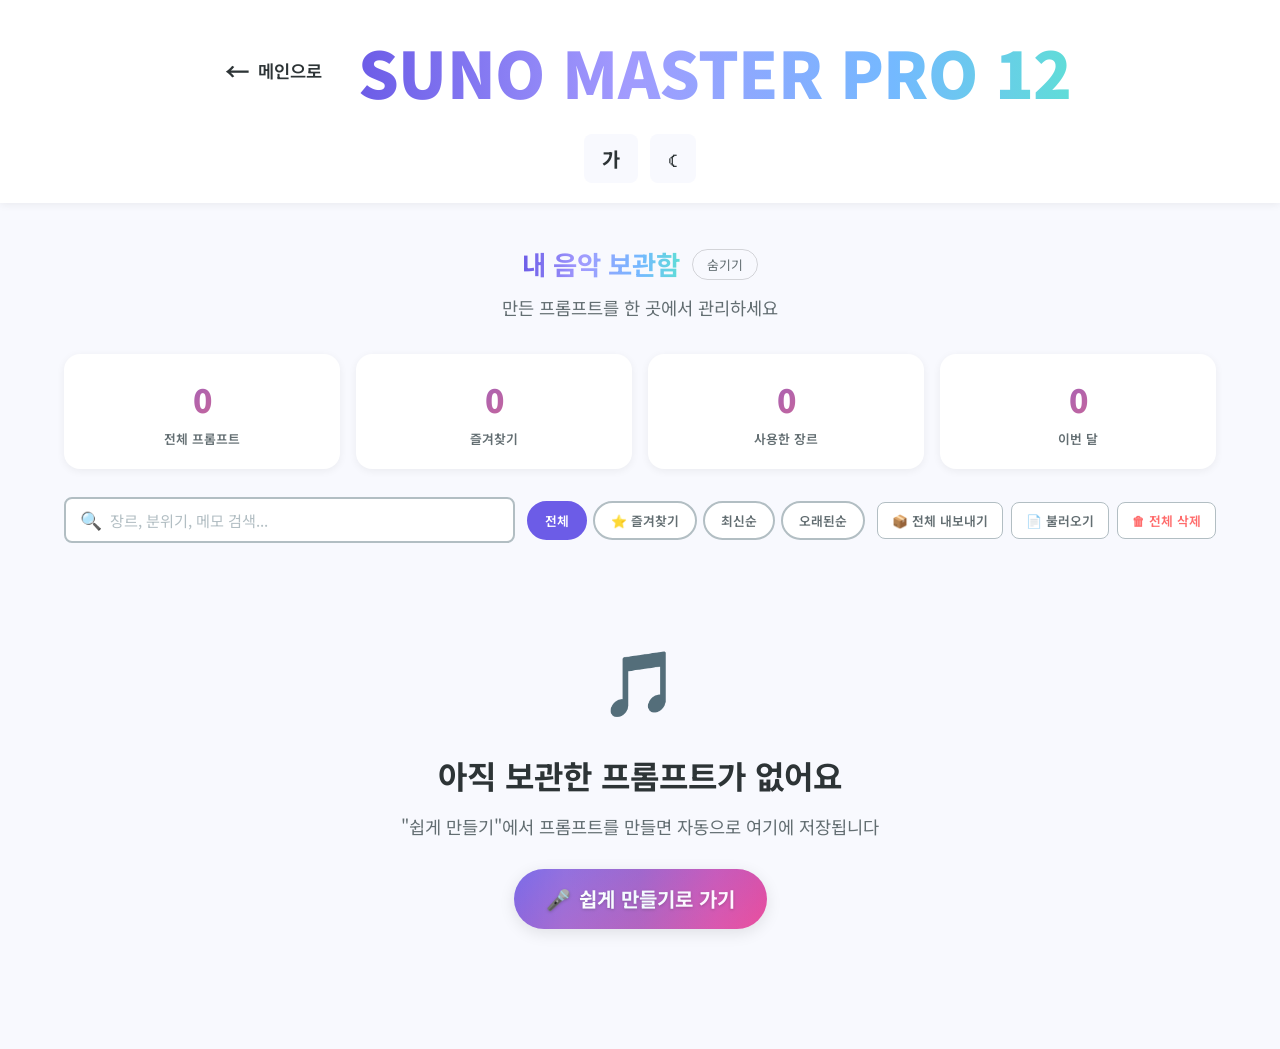
<file: library.html>
<!DOCTYPE html>
<html lang="ko">
<head>
    <meta charset="UTF-8">
    <meta name="viewport" content="width=device-width, initial-scale=1.0">
    <title>내 음악 보관함 - SUNO MASTER PRO 12</title>
    <link rel="stylesheet" href="css/style.css">
    <link rel="stylesheet" href="css/library.css">
    <link href="https://fonts.googleapis.com/css2?family=Noto+Sans+KR:wght@300;400;500;700;900&display=swap" rel="stylesheet">
</head>
<body>
    <!-- 상단 헤더 -->
    <header class="header">
        <div class="header-left">
            <a href="index.html" class="back-btn" title="메인으로 돌아가기">
                <span class="back-arrow">&#8592;</span>
                <span class="back-text">메인으로</span>
            </a>
            <div class="logo">
                <span class="logo-text">SUNO MASTER PRO 12</span>
            </div>
        </div>
        <div class="header-right">
            <button class="btn-text-size" id="btnTextSize" title="글자 크기 조절">
                <span class="text-size-icon">가</span>
            </button>
            <button class="btn-dark-mode" id="btnDarkMode" title="화면 밝기 조절">
                <span class="dark-mode-icon">&#9790;</span>
            </button>
        </div>
    </header>

    <main class="main">
        <!-- 제목 -->
        <section class="lib-header">
            <div class="step-title-row">
                <h1 class="step-title">내 음악 보관함</h1>
                <button class="btn-collapse-step" id="btnCollapseLib">숨기기</button>
            </div>
            <p class="lib-subtitle">만든 프롬프트를 한 곳에서 관리하세요</p>
        </section>

        <!-- 통계 카드 -->
        <section class="stats-row">
            <div class="stat-card">
                <span class="stat-number" id="statTotal">0</span>
                <span class="stat-label">전체 프롬프트</span>
            </div>
            <div class="stat-card">
                <span class="stat-number" id="statFavorite">0</span>
                <span class="stat-label">즐겨찾기</span>
            </div>
            <div class="stat-card">
                <span class="stat-number" id="statGenres">0</span>
                <span class="stat-label">사용한 장르</span>
            </div>
            <div class="stat-card">
                <span class="stat-number" id="statThisMonth">0</span>
                <span class="stat-label">이번 달</span>
            </div>
        </section>

        <!-- 검색 & 필터 -->
        <section class="lib-toolbar">
            <div class="search-bar">
                <span class="search-icon">&#128269;</span>
                <input type="text" id="searchInput" placeholder="장르, 분위기, 메모 검색..." class="search-input">
            </div>
            <div class="filter-btns">
                <button class="filter-btn active" data-filter="all">전체</button>
                <button class="filter-btn" data-filter="favorite">&#11088; 즐겨찾기</button>
                <button class="filter-btn" data-filter="recent">최신순</button>
                <button class="filter-btn" data-filter="oldest">오래된순</button>
            </div>
            <div class="lib-actions">
                <button class="lib-action-btn" id="btnExportAll">
                    <span>&#128230;</span> 전체 내보내기
                </button>
                <button class="lib-action-btn" id="btnImportLib">
                    <span>&#128196;</span> 불러오기
                </button>
                <input type="file" id="fileImportLib" accept=".json,.txt" style="display: none;">
                <button class="lib-action-btn lib-danger" id="btnClearAll">
                    <span>&#128465;</span> 전체 삭제
                </button>
            </div>
        </section>

        <!-- 프롬프트 목록 -->
        <section class="lib-list" id="libList">
            <!-- JS에서 동적 생성 -->
        </section>

        <!-- 비어있을 때 -->
        <section class="lib-empty" id="libEmpty" style="display: none;">
            <div class="empty-icon">&#127925;</div>
            <h2 class="empty-title">아직 보관한 프롬프트가 없어요</h2>
            <p class="empty-desc">"쉽게 만들기"에서 프롬프트를 만들면 자동으로 여기에 저장됩니다</p>
            <a href="easy.html" class="btn-go-create holo-btn">
                <span>&#127908;</span> 쉽게 만들기로 가기
            </a>
        </section>
    </main>

    <!-- 상세 보기 팝업 -->
    <div class="popup-overlay" id="detailPopup">
        <div class="popup popup-detail">
            <div class="detail-header">
                <h3 class="popup-title" id="detailTitle">프롬프트 상세</h3>
                <button class="detail-close" id="detailClose">&#10005;</button>
            </div>
            <div class="detail-body" id="detailBody">
                <!-- JS에서 동적 생성 -->
            </div>
            <div class="detail-actions">
                <button class="action-btn holo-btn" id="detailCopy">
                    <span>&#128203;</span> 전체 복사
                </button>
                <button class="action-btn" id="detailExport">
                    <span>&#128190;</span> 파일 저장
                </button>
                <button class="action-btn" id="detailReuse">
                    <span>&#128260;</span> 다시 사용하기
                </button>
                <button class="action-btn lib-danger" id="detailDelete">
                    <span>&#128465;</span> 삭제
                </button>
            </div>
        </div>
    </div>

    <!-- 글자 크기 팝업 -->
    <div class="popup-overlay" id="textSizePopup">
        <div class="popup">
            <h3 class="popup-title">글자 크기 조절</h3>
            <div class="text-size-options">
                <button class="size-btn" data-size="small">가<span class="size-label">작게</span></button>
                <button class="size-btn active" data-size="medium">가<span class="size-label">보통</span></button>
                <button class="size-btn" data-size="large">가<span class="size-label">크게</span></button>
                <button class="size-btn" data-size="xlarge">가<span class="size-label">매우 크게</span></button>
            </div>
            <button class="popup-close" id="closeTextSize">닫기</button>
        </div>
    </div>

    <script src="js/library.js"></script>
</body>
</html>
</file>
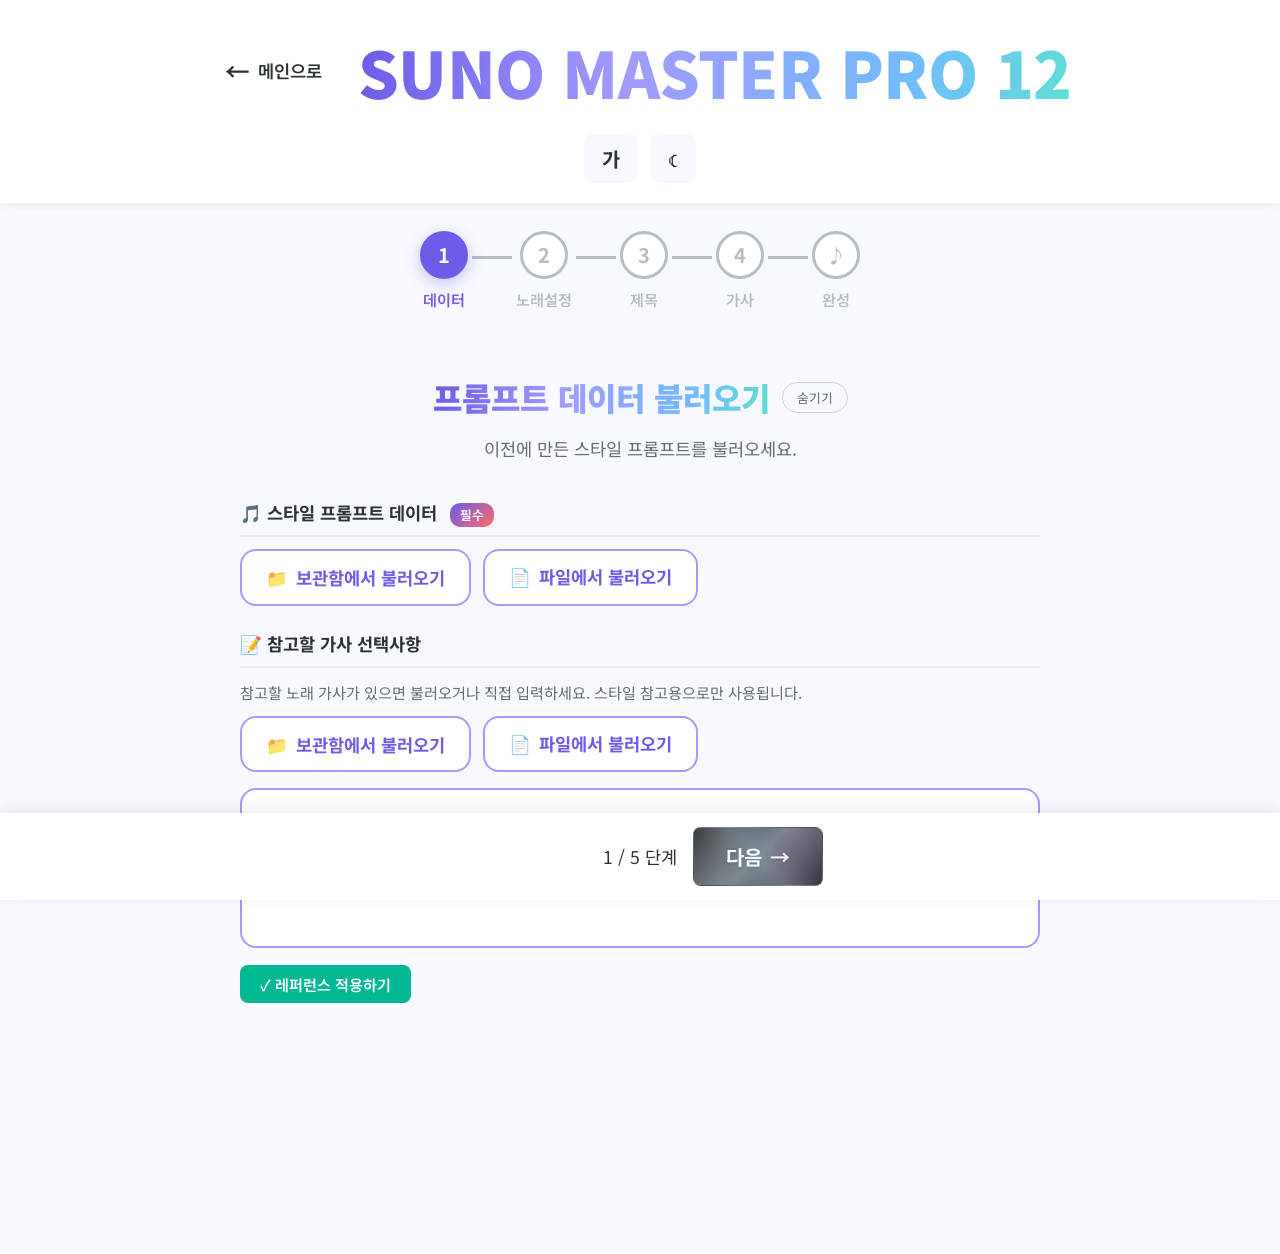
<file: lyrics.html>
<!DOCTYPE html>
<html lang="ko">
<head>
    <meta charset="UTF-8">
    <meta name="viewport" content="width=device-width, initial-scale=1.0">
    <title>노래제목&가사 만들기 - SUNO MASTER PRO 12</title>
    <link rel="stylesheet" href="css/style.css">
    <link rel="stylesheet" href="css/easy.css">
    <link rel="stylesheet" href="css/custom.css">
    <link rel="stylesheet" href="css/lyrics.css">
    <link href="https://fonts.googleapis.com/css2?family=Noto+Sans+KR:wght@300;400;500;700;900&display=swap" rel="stylesheet">
</head>
<body>
    <header class="header">
        <div class="header-left">
            <a href="index.html" class="back-btn" title="메인으로" onclick="window.location.href='index.html';return false;"><span class="back-arrow">&#8592;</span><span class="back-text">메인으로</span></a>
            <div class="logo"><span class="logo-text">SUNO MASTER PRO 12</span></div>
        </div>
        <div class="header-right">
            <button class="btn-text-size" id="btnTextSize" title="글자 크기"><span class="text-size-icon">가</span></button>
            <button class="btn-dark-mode" id="btnDarkMode" title="화면 밝기"><span class="dark-mode-icon">&#9790;</span></button>
        </div>
    </header>

    <div class="step-bar">
        <div class="step-item active" data-step="1"><div class="step-circle">1</div><span class="step-label">데이터</span></div>
        <div class="step-line"></div>
        <div class="step-item" data-step="2"><div class="step-circle">2</div><span class="step-label">노래설정</span></div>
        <div class="step-line"></div>
        <div class="step-item" data-step="3"><div class="step-circle">3</div><span class="step-label">제목</span></div>
        <div class="step-line"></div>
        <div class="step-item" data-step="4"><div class="step-circle">4</div><span class="step-label">가사</span></div>
        <div class="step-line"></div>
        <div class="step-item" data-step="5"><div class="step-circle">&#9834;</div><span class="step-label">완성</span></div>
    </div>

    <main class="main">
        <!-- ========== STEP 1: 데이터 불러오기 ========== -->
        <section class="step-page active" id="step1">
            <div class="step-header">
                <div class="step-title-row">
                    <h1 class="step-title">프롬프트 데이터 불러오기</h1>
                    <button class="btn-collapse-step">숨기기</button>
                </div>
                <p class="step-desc">이전에 만든 스타일 프롬프트를 불러오세요.</p>
            </div>

            <!-- 필수: 프롬프트 데이터 -->
            <div class="setting-group">
                <h3 class="setting-title">&#127925; 스타일 프롬프트 데이터 <span class="auto-badge">필수</span></h3>
                <div class="lyrics-load-options">
                    <button class="lyrics-load-btn" id="btnLoadFromLibrary">
                        <span>&#128193;</span> 보관함에서 불러오기
                    </button>
                    <label class="lyrics-load-btn" for="fileLoadPrompt">
                        <span>&#128196;</span> 파일에서 불러오기
                    </label>
                    <input type="file" id="fileLoadPrompt" accept=".txt,.json" style="display:none;">
                </div>
                <div class="loaded-prompt-preview" id="loadedPromptPreview" style="display:none;">
                    <h4>&#10003; 데이터를 불러왔습니다. 각 항목을 확인하고 필요하면 수정하세요.</h4>

                    <div class="loaded-field">
                        <label class="loaded-field-label">&#127925; Style Prompt</label>
                        <textarea class="loaded-field-input" id="loadedStylePrompt" readonly></textarea>
                    </div>
                    <div class="loaded-field">
                        <label class="loaded-field-label">&#128683; Exclude Styles</label>
                        <textarea class="loaded-field-input" id="loadedExcludeStyles" readonly></textarea>
                    </div>
                    <div class="loaded-field">
                        <label class="loaded-field-label">&#128100; 타겟층</label>
                        <textarea class="loaded-field-input" id="loadedTarget" readonly></textarea>
                    </div>
                    <div class="loaded-field">
                        <label class="loaded-field-label">&#127912; 장르</label>
                        <textarea class="loaded-field-input" id="loadedGenres" readonly></textarea>
                    </div>
                    <div class="loaded-field">
                        <label class="loaded-field-label">&#128210; 장소 카테고리</label>
                        <textarea class="loaded-field-input" id="loadedSituationCategory" readonly></textarea>
                    </div>
                    <div class="loaded-field">
                        <label class="loaded-field-label">&#127915; 주제 카테고리</label>
                        <textarea class="loaded-field-input" id="loadedSituationText" readonly></textarea>
                    </div>
                    <div class="loaded-field">
                        <label class="loaded-field-label">&#127925; 분위기</label>
                        <textarea class="loaded-field-input" id="loadedMood" readonly></textarea>
                    </div>
                    <div class="loaded-field">
                        <label class="loaded-field-label">&#9881; More Options</label>
                        <textarea class="loaded-field-input" id="loadedOptions" readonly></textarea>
                    </div>
                    <div class="loaded-field">
                        <label class="loaded-field-label">&#128221; 한국어 설명</label>
                        <textarea class="loaded-field-input" id="loadedExplanation" readonly></textarea>
                    </div>
                    <div class="loaded-field">
                        <label class="loaded-field-label">&#128196; 파일명</label>
                        <textarea class="loaded-field-input" id="loadedFileName" readonly></textarea>
                    </div>
                    <!-- 스타일 프롬프트 적용 버튼 -->
                    <div class="ref-apply-row" style="margin-top:12px;">
                        <button class="btn-edit-apply" id="btnApplyPromptData">&#10003; 스타일 프롬프트 적용하기</button>
                        <span class="ref-apply-status" id="promptApplyStatus"></span>
                    </div>
                </div>
            </div>

            <!-- 선택: 참고 가사 -->
            <div class="setting-group">
                <h3 class="setting-title">&#128221; 참고할 가사 <span class="pro-badge">선택사항</span></h3>
                <p class="setting-hint">참고할 노래 가사가 있으면 불러오거나 직접 입력하세요. 스타일 참고용으로만 사용됩니다.</p>
                <div class="lyrics-load-options">
                    <button class="lyrics-load-btn" id="btnLoadRefFromLibrary">
                        <span>&#128193;</span> 보관함에서 불러오기
                    </button>
                    <label class="lyrics-load-btn" for="fileLoadRef">
                        <span>&#128196;</span> 파일에서 불러오기
                    </label>
                    <input type="file" id="fileLoadRef" accept=".txt" style="display:none;">
                </div>
                <textarea class="free-input" id="referenceInput" rows="4" placeholder="참고할 노래 가사를 여기에 붙여넣기하거나 위 버튼으로 불러오세요 (선택사항)"></textarea>
                <div class="ref-apply-row" id="refApplyRow">
                    <button class="btn-edit-apply" id="btnApplyRef">&#10003; 레퍼런스 적용하기</button>
                    <span class="ref-apply-status" id="refApplyStatus"></span>
                </div>
                <div class="ref-analysis" id="refAnalysis" style="display:none;"></div>
            </div>
        </section>

        <!-- ========== STEP 2: 노래 설정 ========== -->
        <section class="step-page" id="step2">
            <div class="step-header">
                <div class="step-title-row">
                    <h1 class="step-title">노래 설정</h1>
                    <button class="btn-collapse-step">숨기기</button>
                </div>
                <p class="step-desc">노래의 기본 설정을 하세요.</p>
            </div>

            <div class="setting-group">
                <h3 class="setting-title">&#127760; 노래 언어</h3>
                <div class="btn-grid" id="langBtns">
                    <button class="toggle-btn" data-value="korean">&#127472;&#127479; 한국어</button>
                    <button class="toggle-btn" data-value="english">&#127468;&#127463; 영어</button>
                    <button class="toggle-btn" data-value="mixed">&#127760; 한영 혼합</button>
                    <button class="toggle-btn" data-value="japanese">&#127471;&#127477; 일본어</button>
                    <button class="toggle-btn" data-value="spanish">&#127466;&#127480; 스페인어</button>
                    <button class="toggle-btn" data-value="chinese">&#127464;&#127475; 중국어</button>
                    <button class="toggle-btn" data-value="portuguese">&#127463;&#127479; 포르투갈어</button>
                    <button class="toggle-btn" data-value="german">&#127465;&#127466; 독일어</button>
                    <button class="toggle-btn" data-value="french">&#127467;&#127479; 프랑스어</button>
                    <button class="toggle-btn" data-value="hindi">&#127470;&#127475; 힌디어</button>
                    <button class="toggle-btn" data-value="arabic">&#127462;&#127466; 아랍어</button>
                </div>
                <div class="ref-apply-row" style="margin-top:8px;">
                    <button class="btn-edit-apply" id="btnApplyLanguage">&#10003; 언어 적용하기</button>
                    <span class="ref-apply-status" id="langApplyStatus"></span>
                </div>
            </div>

            <div class="setting-group">
                <h3 class="setting-title">&#128221; 장소 및 주제 카테고리 / 스토리</h3>
                <p class="setting-hint">연령대를 선택하고 상황 카테고리를 선택하면 해당 스토리가 표시됩니다.</p>

                <!-- 연령대 선택 (단일 선택, 1단계 데이터 기반 자동 설정) -->
                <div id="ageGroupArea">
                    <p class="setting-hint">연령대를 선택하세요</p>
                    <div class="btn-grid" id="ageGroupBtns"></div>
                </div>

                <!-- 주제 선택 + 다시생성 -->
                <div class="theme-dropdown-area" id="themeDropdownArea" style="display:none;">
                    <p class="setting-hint" style="margin-top:12px;">장소를 선택해 주세요</p>
                    <div id="themeDirectDisplay" class="loaded-text-value">-</div>
                    <select id="themeDirectSelect" style="display:none;">
                        <option value="">-- 상황 카테고리 선택 --</option>
                    </select>
                </div>

                <!-- 장소/상황 선택 (텍스트 표시, 상황 카테고리 + 연령대 연동) -->
                <div id="situationArea" style="display:none;">
                    <p class="setting-hint" style="margin-top:12px;">주제를 선택하세요</p>
                    <div id="situationDisplay" class="loaded-text-value">-</div>
                    <select id="situationSelect" style="display:none;">
                        <option value="">-- 장소/상황 선택 --</option>
                    </select>
                </div>

                <!-- 스토리 출력 영역 -->
                <div class="theme-stories-area" id="themeStoriesArea" style="display:none;">
                    <h4 class="theme-stories-title" id="themeStoriesTitle"></h4>

                    <!-- AI 창작 스토리 -->
                    <div class="stories-section">
                        <h5 class="stories-section-label">&#10024; AI 창작 스토리</h5>
                        <div class="theme-stories-list" id="recreatedStoriesList"></div>
                        <button class="btn-regenerate" id="btnRecreateStories" style="margin-top:8px;display:none;">
                            <span>&#128260;</span> 다시 창작
                        </button>
                    </div>

                    <div class="ref-apply-row" style="margin-top:12px;">
                        <button class="btn-edit-apply" id="btnApplyStory" disabled>&#10003; 선택한 스토리 적용하기</button>
                        <span class="ref-apply-status" id="storyApplyStatus"></span>
                    </div>
                </div>
                <div class="story-edit-area" id="storyEditArea" style="display:none;">
                    <textarea class="free-input" id="storyInput" style="min-height:150px;resize:vertical;" placeholder="선택한 주제를 수정하세요..."></textarea>
                    <div class="edit-btn-row">
                        <button class="btn-edit-apply" id="btnStoryApply">&#10003; 적용하기</button>
                        <button class="btn-edit-toggle" id="btnStoryCancel">&#10007; 취소</button>
                    </div>
                </div>
                <div class="selected-story-display" id="selectedStoryDisplay" style="display:none;"></div>
            </div>

            <div class="setting-group">
                <h3 class="setting-title">&#128100; 타겟 세대 <span class="auto-badge">AI 추천</span></h3>
                <div class="btn-grid" id="generationBtns">
                    <button class="toggle-btn" data-value="teens">10대</button>
                    <button class="toggle-btn" data-value="young-adults">2030세대</button>
                    <button class="toggle-btn" data-value="middle-aged">5060세대</button>
                    <button class="toggle-btn" data-value="seniors">시니어세대</button>
                </div>
                <div class="generation-guide" id="generationGuide"></div>
            </div>
        </section>

        <!-- ========== STEP 3: 노래 제목 생성 ========== -->
        <section class="step-page" id="step3">
            <div class="step-header">
                <div class="step-title-row">
                    <h1 class="step-title">노래 제목 만들기</h1>
                    <button class="btn-collapse-step">숨기기</button>
                </div>
                <p class="step-desc">빌보드급 7가지 법칙을 적용한 노래 제목을 생성합니다.</p>
            </div>

            <div class="setting-group">
                <h3 class="setting-title">&#127919; 제목 생성 개수</h3>
                <div class="btn-grid" id="titleCountBtns">
                    <button class="toggle-btn" data-value="1">1개</button>
                    <button class="toggle-btn active" data-value="5">5개</button>
                    <button class="toggle-btn" data-value="10">10개</button>
                    <button class="toggle-btn" data-value="15">15개</button>
                    <button class="toggle-btn" data-value="20">20개</button>
                    <button class="toggle-btn" data-value="custom">직접 설정</button>
                </div>
                <div class="custom-count-row" id="customCountRow" style="display:none;">
                    <input type="number" id="customCountInput" min="1" max="50" value="7" class="custom-count-input">
                    <span>개</span>
                </div>
            </div>

            <div class="title-rules-card">
                <h4>&#128161; 적용되는 빌보드급 제목 법칙</h4>
                <div class="rules-list">
                    <span class="rule-tag">3단어 이하</span>
                    <span class="rule-tag">감정 키워드</span>
                    <span class="rule-tag">질문형/명령형</span>
                    <span class="rule-tag">코러스 반복 가능</span>
                    <span class="rule-tag">역설/반전</span>
                    <span class="rule-tag">구체적 이미지</span>
                    <span class="rule-tag">리드미컬한 발음</span>
                </div>
            </div>

            <!-- 직접 입력 -->
            <div class="setting-group">
                <h3 class="setting-title">&#9998; 노래 제목 직접 입력</h3>
                <p class="setting-hint">한글로 입력하면 설정한 언어로 자동 번역됩니다.</p>
                <div class="custom-title-input-area">
                    <input type="text" class="custom-title-field" id="customTitleInput" placeholder="직접 노래 제목을 입력하세요..." maxlength="50">
                    <button class="custom-title-add-btn holo-btn" id="btnAddCustomTitle"><span>&#10133;</span> 추가</button>
                </div>
                <div class="custom-titles-list" id="customTitlesList" style="margin-top:8px;"></div>
            </div>

            <div class="or-divider"><span>또는 AI 자동 생성</span></div>

            <div class="generate-area">
                <button class="btn-analyze holo-btn" id="btnGenerateTitles">
                    <span>&#9834;</span> 노래 제목 자동 생성
                </button>
            </div>

            <div class="titles-result" id="titlesResult" style="display:none;">
                <h3 class="setting-title titles-result-header" id="titlesResultHeader" style="cursor:pointer;">
                    &#127942; 생성된 노래 제목
                </h3>
                <div id="titlesResultBody">
                    <p class="setting-hint">마음에 드는 제목을 클릭하면 고정됩니다. "다시 생성"을 누르면 고정되지 않은 제목만 새로 생성합니다.</p>
                    <div class="titles-list" id="titlesList"></div>
                    <div class="duplicate-check" id="duplicateCheck"></div>
                    <div class="title-actions-row">
                        <button class="btn-regenerate" id="btnRegenerateTitles">
                            <span>&#128260;</span> 다시 생성
                        </button>
                        <button class="btn-edit-apply" id="btnApplyTitles">&#10003; 제목 확정하기</button>
                    </div>
                    <div class="title-confirmed" id="titleConfirmed" style="display:none;"></div>
                </div>
            </div>
        </section>

        <!-- ========== STEP 4: 가사 생성 ========== -->
        <section class="step-page" id="step4">
            <div class="step-header">
                <div class="step-title-row">
                    <h1 class="step-title">가사 만들기</h1>
                    <button class="btn-collapse-step">숨기기</button>
                </div>
                <p class="step-desc">송폼 구조를 설정하고, AI가 자동 생성한 가사를 확인/수정하세요.</p>
            </div>

            <!-- 송폼 구조 -->
            <div class="setting-group">
                <h3 class="setting-title">&#127916; 송폼 구조 <span class="auto-badge">AI 추천</span></h3>

                <!-- 프리셋 버튼 -->
                <div class="songform-presets">
                    <button class="sf-preset-btn active" data-preset="pop">팝</button>
                    <button class="sf-preset-btn" data-preset="ballad">발라드</button>
                    <button class="sf-preset-btn" data-preset="kpop">K-Pop</button>
                    <button class="sf-preset-btn" data-preset="hiphop">힙합/랩</button>
                    <button class="sf-preset-btn" data-preset="edm">EDM</button>
                    <button class="sf-preset-btn" data-preset="rnb">R&B/Soul</button>
                    <button class="sf-preset-btn" data-preset="rock">록</button>
                    <button class="sf-preset-btn" data-preset="jazz">재즈</button>
                    <button class="sf-preset-btn" data-preset="latin">라틴</button>
                    <button class="sf-preset-btn" data-preset="folk">포크/컨트리</button>
                </div>

                <!-- 현재 구조 표시 -->
                <div class="songform-editor" id="songformEditor"></div>

                <!-- 섹션 추가 (확장) -->
                <div class="songform-add">
                    <p class="songform-add-label">&#10133; 섹션 추가 (클릭하면 맨 뒤에 추가됩니다)</p>
                    <div class="sf-add-group">
                        <span class="sf-add-group-title">기본 구조</span>
                        <div class="songform-add-btns">
                            <button class="sf-add-btn" data-value="Intro">&#127916; Intro</button>
                            <button class="sf-add-btn" data-value="Verse">&#128221; Verse</button>
                            <button class="sf-add-btn" data-value="Pre-Chorus">&#128314; Pre-Chorus</button>
                            <button class="sf-add-btn" data-value="Chorus">&#127925; Chorus</button>
                            <button class="sf-add-btn" data-value="Post-Chorus">&#127926; Post-Chorus</button>
                            <button class="sf-add-btn" data-value="Bridge">&#127753; Bridge</button>
                            <button class="sf-add-btn" data-value="Outro">&#127916; Outro</button>
                        </div>
                    </div>
                    <div class="sf-add-group">
                        <span class="sf-add-group-title">연주/전환</span>
                        <div class="songform-add-btns">
                            <button class="sf-add-btn" data-value="Instrumental">&#127929; Instrumental</button>
                            <button class="sf-add-btn" data-value="Interlude">&#127932; Interlude</button>
                            <button class="sf-add-btn" data-value="Solo">&#127928; Solo</button>
                            <button class="sf-add-btn" data-value="Breakdown">&#128263; Breakdown</button>
                            <button class="sf-add-btn" data-value="Build Up">&#128314; Build Up</button>
                        </div>
                    </div>
                    <div class="sf-add-group">
                        <span class="sf-add-group-title">EDM/힙합</span>
                        <div class="songform-add-btns">
                            <button class="sf-add-btn" data-value="Drop">&#128165; Drop</button>
                            <button class="sf-add-btn" data-value="Hook">&#127908; Hook</button>
                            <button class="sf-add-btn" data-value="Rap">&#127897; Rap</button>
                            <button class="sf-add-btn" data-value="Ad-lib">&#128172; Ad-lib</button>
                        </div>
                    </div>
                    <div class="sf-add-group">
                        <span class="sf-add-group-title">마무리/효과</span>
                        <div class="songform-add-btns">
                            <button class="sf-add-btn" data-value="Fade Out">&#128264; Fade Out</button>
                            <button class="sf-add-btn" data-value="Key Change">&#127929; Key Change</button>
                            <button class="sf-add-btn" data-value="Callback">&#128257; Callback</button>
                            <button class="sf-add-btn" data-value="End">&#9724; End</button>
                        </div>
                    </div>
                </div>
            </div>

            <!-- 세대별 가사 스타일 -->
            <div class="setting-group">
                <h3 class="setting-title">&#128100; 가사 스타일 (세대) <span class="auto-badge">AI 추천</span></h3>
                <div class="btn-grid" id="lyricsGenBtns">
                    <button class="toggle-btn" data-value="teens">10대</button>
                    <button class="toggle-btn" data-value="young-adults">2030세대</button>
                    <button class="toggle-btn" data-value="middle-aged">5060세대</button>
                    <button class="toggle-btn" data-value="seniors">시니어세대</button>
                </div>
            </div>

            <!-- 가사 규칙 안내 -->
            <div class="lyrics-rules-card">
                <h4>&#128221; 가사 규칙</h4>
                <div class="rules-list">
                    <span class="rule-tag">Intro/Outro 가사 없음</span>
                    <span class="rule-tag">코러스에 제목 반복</span>
                    <span class="rule-tag">세대별 언어 적용</span>
                    <span class="rule-tag">메타태그 버전: 5,000자 이하</span>
                </div>
            </div>

            <!-- 가사 생성 버튼 -->
            <div class="generate-area">
                <button class="btn-analyze holo-btn" id="btnGenerateLyrics">
                    <span>&#128221;</span> 전체 가사 자동 생성
                </button>
                <p class="setting-hint">확정된 노래 제목 각각에 맞는 가사를 생성합니다.</p>
            </div>

            <!-- 제목별 가사 탭 -->
            <div class="title-lyrics-tabs" id="titleLyricsTabs" style="display:none;"></div>

            <!-- 가사 입력창 (1개 통합) -->
            <div class="lyrics-single-editor" id="lyricsSingleEditor" style="display:none;">
                <!-- 형식 선택 (생성 후 표시) -->
                <div class="lyrics-format-tabs">
                    <button class="lyrics-format-tab active" data-format="section" id="tabFormatSection">&#128196; 섹션 태그만</button>
                    <button class="lyrics-format-tab" data-format="meta" id="tabFormatMeta">&#128204; 메타태그 포함</button>
                    <button class="lyrics-format-tab" data-format="korean" id="tabFormatKorean">&#127472;&#127479; 한국어 가사</button>
                </div>
                <p class="lyrics-format-desc" id="lyricsFormatDesc">섹션 태그([Verse], [Chorus] 등)만 포함된 깔끔한 가사입니다.</p>

                <div class="lyrics-textarea-header">
                    <button class="btn-copy-lyrics" id="btnCopyLyrics">&#128203; 가사 복사</button>
                </div>
                <textarea class="lyrics-main-textarea" id="lyricsMainTextarea" rows="20" placeholder="가사가 여기에 생성됩니다. 직접 수정하거나 작성할 수도 있습니다."></textarea>
                <div class="lyrics-editor-info">
                    <span class="syllable-status" id="syllableStatus"></span>
                    <span class="char-count-lyrics" id="lyricsCharCount">0 / 5,000자</span>
                </div>

                <!-- 다시 생성 -->
                <div class="generate-area" style="margin-top:12px;">
                    <button class="btn-regenerate" id="btnRegenerateLyrics">
                        <span>&#128260;</span> 가사 다시 생성
                    </button>
                </div>
            </div>

            <!-- 한국어 번역 (비한국어 언어 선택 시 자동 표시) -->
            <div id="korTranslationArea" style="display:none;margin-top:16px;">
                <div class="setting-group">
                    <div class="step-title-row" style="margin-bottom:6px;">
                        <h3 class="setting-title" style="margin:0;">&#127472;&#127479; 한국어 번역</h3>
                        <button class="btn-copy-lyrics" id="btnCopyKorTranslation">&#128203; 복사</button>
                    </div>
                    <p class="setting-hint">위 가사의 한국어 번역입니다. Suno AI 입력용이 아닌 내용 확인용입니다.</p>
                    <textarea class="lyrics-main-textarea" id="korTranslationTextarea" rows="15" readonly placeholder="가사 생성 후 한국어 번역이 표시됩니다."></textarea>
                </div>
            </div>
        </section>

        <!-- ========== STEP 5: 최종 완성 ========== -->
        <section class="step-page" id="step5">
            <div class="step-header">
                <div class="step-title-row">
                    <h1 class="step-title">노래 완성!</h1>
                    <button class="btn-collapse-step">숨기기</button>
                </div>
                <p class="step-desc">각 노래 제목별로 전체 데이터를 확인하고 복사/저장하세요.</p>
            </div>

            <!-- 제목 선택 탭 -->
            <div class="final-title-tabs" id="finalTitleTabs"></div>

            <!-- 현재 선택된 제목의 전체 출력 -->
            <div class="final-output-area" id="finalOutputArea">

                <!-- 0. 적용된 설정 정보 -->
                <div class="final-section">
                    <div class="final-section-header">
                        <h3 class="final-section-label">&#128202; 적용된 설정 정보</h3>
                        <button class="btn-copy-sm" id="btnCopyFinalMeta">복사</button>
                    </div>
                    <div class="final-meta-box" id="finalMetaBox"></div>
                </div>

                <!-- 1. Style Prompt -->
                <div class="final-section">
                    <div class="final-section-header">
                        <h3 class="final-section-label">&#127925; Style Prompt</h3>
                        <button class="btn-copy-sm" id="btnCopyFinalPrompt">복사</button>
                    </div>
                    <textarea class="final-output-box" id="finalStylePrompt" rows="4" readonly></textarea>
                </div>

                <!-- 2. Exclude Styles -->
                <div class="final-section">
                    <div class="final-section-header">
                        <h3 class="final-section-label">&#128683; Exclude Styles</h3>
                        <button class="btn-copy-sm" id="btnCopyFinalExclude">복사</button>
                    </div>
                    <textarea class="final-output-box final-output-sm" id="finalExcludeStyles" rows="2" readonly></textarea>
                </div>

                <!-- 3. More Options -->
                <div class="final-section">
                    <div class="final-section-header">
                        <h3 class="final-section-label">&#9881; More Options</h3>
                    </div>
                    <div class="final-options-display" id="finalMoreOptions"></div>
                </div>

                <!-- 4. 노래 제목 -->
                <div class="final-section">
                    <div class="final-section-header">
                        <h3 class="final-section-label">&#127916; Title (노래 제목)</h3>
                        <button class="btn-copy-sm" id="btnCopyFinalTitle">복사</button>
                    </div>
                    <div class="final-title-display" id="finalTitleDisplay"></div>
                </div>

                <!-- 5. 가사 (버전 선택) -->
                <div class="final-section">
                    <div class="final-section-header">
                        <h3 class="final-section-label">&#128221; Lyrics (노래 가사)</h3>
                    </div>
                    <div class="version-tabs">
                        <button class="version-tab active" data-version="a" id="tabVersionA">메타태그 포함</button>
                        <button class="version-tab" data-version="b" id="tabVersionB">섹션 태그만</button>
                        <button class="version-tab" data-version="c" id="tabVersionC">🇰🇷 한국어 가사</button>
                    </div>
                    <div class="version-desc" id="versionDesc">Suno AI Lyrics Field에 바로 사용. 메타태그([Mood], [Energy] 등) 포함.</div>
                    <div class="final-lyrics-area">
                        <div class="final-lyrics-header">
                            <button class="btn-copy-sm" id="btnCopyFinalLyrics">가사 복사</button>
                        </div>
                        <textarea class="final-output-box final-lyrics-box" id="finalLyricsBox" rows="18" readonly></textarea>
                        <div class="lyrics-char-count" id="finalLyricsCharCount">0 / 5,000자</div>
                    </div>
                </div>

                <!-- 6. 한국어 번역 (비한국어 언어 시 자동 표시) -->
                <div class="final-section" id="finalKorSection" style="display:none;">
                    <div class="final-section-header">
                        <h3 class="final-section-label">&#127472;&#127479; 한국어 번역</h3>
                        <button class="btn-copy-sm" id="btnCopyFinalKorLyrics">복사</button>
                    </div>
                    <p style="font-size:0.85em;color:var(--text-secondary);margin:0 0 6px;">
                        위 가사의 한국어 번역 버전입니다. Suno AI에 직접 사용하지 말고, 내용 확인용으로만 참고하세요.
                    </p>
                    <textarea class="final-output-box final-lyrics-box" id="finalKorLyricsBox" rows="12" readonly></textarea>
                </div>
            </div>

            <!-- 전체 복사 (Style Prompt + Exclude + Options + Title + Lyrics 한 세트) -->
            <div class="result-actions">
                <button class="action-btn action-prev-step" id="btnPrevStep"><span>&#8592;</span> 이전 단계</button>
                <button class="action-btn action-copy-all holo-btn" id="btnCopyAll"><span>&#128203;</span> 이 제목 전체 복사</button>
                <button class="action-btn action-save-all holo-btn" id="btnSaveAll"><span>&#128190;</span> 전체 저장하기</button>
                <button class="action-btn action-retry" id="btnRetry"><span>&#128260;</span> 초기화 (Reset)</button>
                <button class="action-btn action-home" id="btnHome"><span>&#127968;</span> 메인으로</button>
            </div>
        </section>
    </main>

    <!-- 하단 네비게이션 -->
    <div class="nav-buttons" id="navButtons">
        <button class="nav-btn nav-prev" id="btnPrev" style="visibility: hidden;"><span>&#8592;</span> 이전</button>
        <div class="nav-info" id="navInfo">1 / 5 단계</div>
        <button class="nav-btn nav-next holo-btn" id="btnNext" disabled>다음 <span>&#8594;</span></button>
    </div>

    <!-- 보관함 선택 팝업 -->
    <div class="popup-overlay" id="libraryPopup">
        <div class="popup popup-detail">
            <div class="detail-header">
                <h3 class="popup-title">보관함에서 선택</h3>
                <button class="detail-close" id="libraryPopupClose">&#10005;</button>
            </div>
            <div class="library-select-list" id="librarySelectList"></div>
        </div>
    </div>

    <!-- 글자 크기 팝업 -->
    <div class="popup-overlay" id="textSizePopup">
        <div class="popup">
            <h3 class="popup-title">글자 크기 조절</h3>
            <div class="text-size-options">
                <button class="size-btn" data-size="small">가<span class="size-label">작게</span></button>
                <button class="size-btn active" data-size="medium">가<span class="size-label">보통</span></button>
                <button class="size-btn" data-size="large">가<span class="size-label">크게</span></button>
                <button class="size-btn" data-size="xlarge">가<span class="size-label">매우 크게</span></button>
            </div>
            <button class="popup-close" id="closeTextSize">닫기</button>
        </div>
    </div>

    <script src="js/genre-data.js"></script>
    <script src="js/song-themes.js"></script>
    <script src="js/situation-data.js"></script>
    <script src="js/situation-data-part2.js"></script>
    <script src="js/situation-data-part3.js"></script>
    <script src="js/situation-data-part4.js"></script>
    <script src="js/lyrics.js"></script>
</body>
</html>
</file>
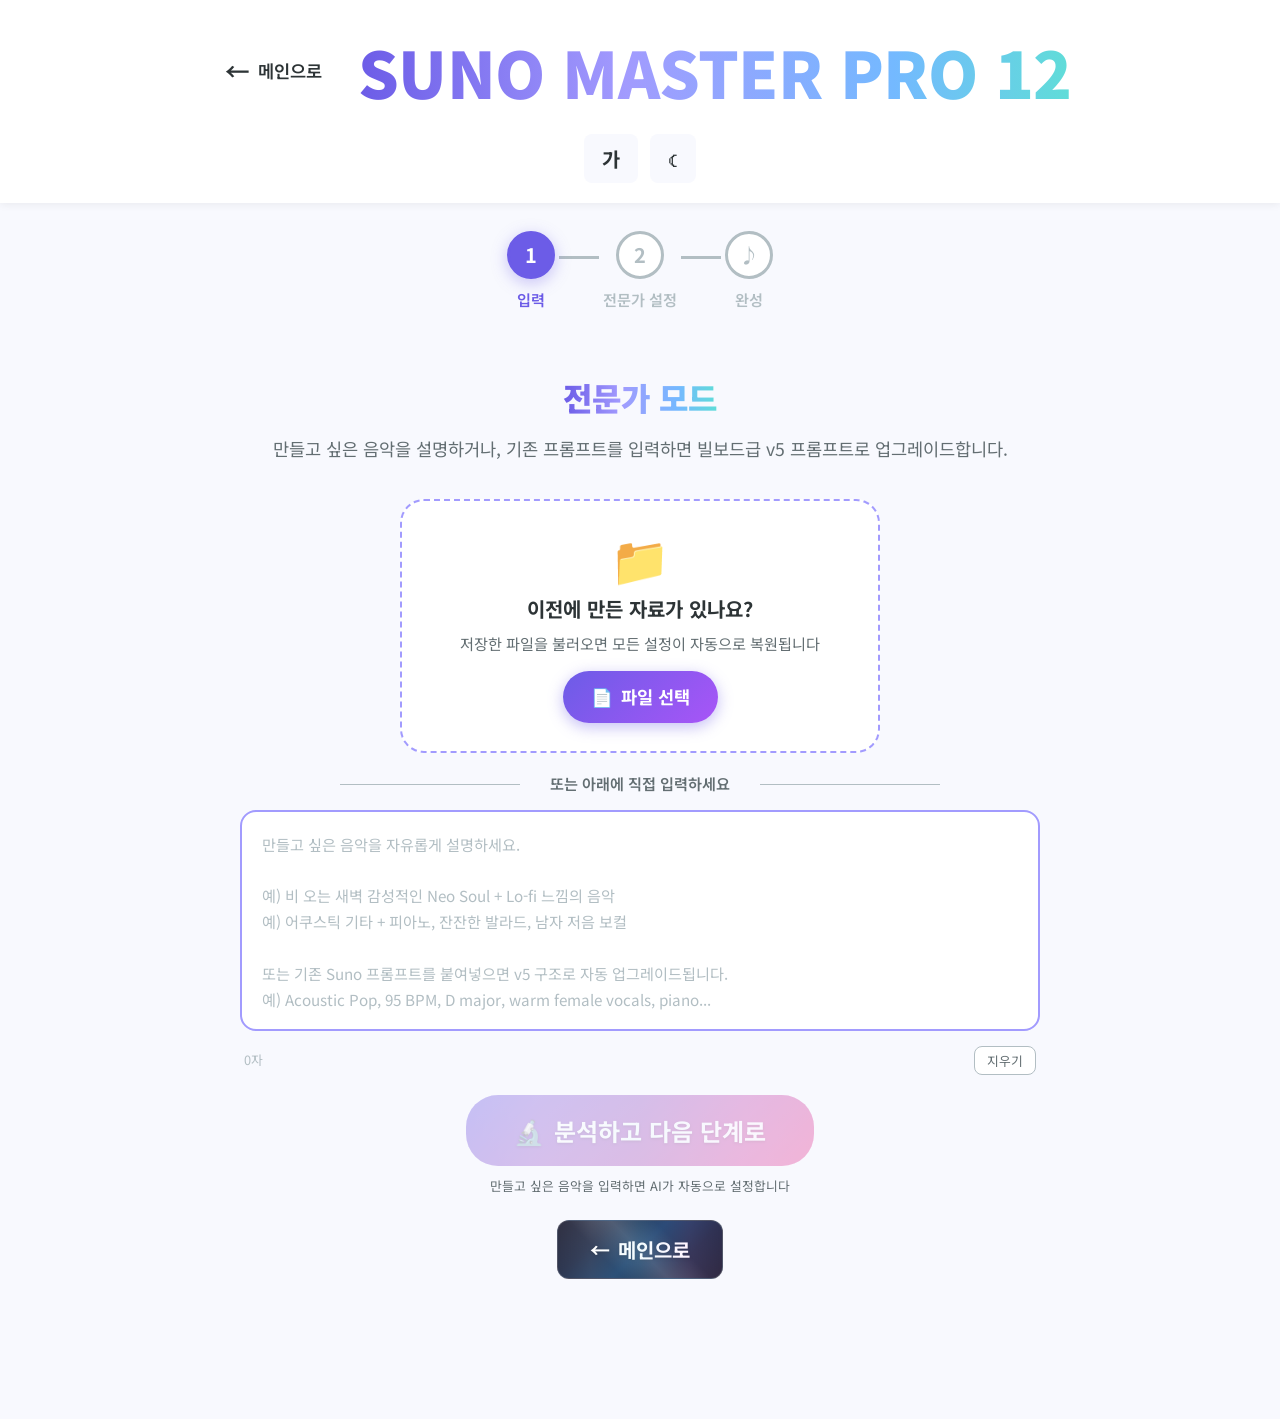
<file: pro.html>
<!DOCTYPE html>
<html lang="ko">
<head>
    <meta charset="UTF-8">
    <meta name="viewport" content="width=device-width, initial-scale=1.0">
    <title>전문가 모드 - SUNO MASTER PRO 12</title>
    <link rel="stylesheet" href="css/style.css">
    <link rel="stylesheet" href="css/easy.css">
    <link rel="stylesheet" href="css/custom.css">
    <link rel="stylesheet" href="css/pro.css">
    <link href="https://fonts.googleapis.com/css2?family=Noto+Sans+KR:wght@300;400;500;700;900&display=swap" rel="stylesheet">
</head>
<body>
    <header class="header">
        <div class="header-left">
            <a href="index.html" class="back-btn" title="메인으로"><span class="back-arrow">&#8592;</span><span class="back-text">메인으로</span></a>
            <div class="logo"><span class="logo-text">SUNO MASTER PRO 12</span></div>
        </div>
        <div class="header-right">
            <button class="btn-text-size" id="btnTextSize" title="글자 크기"><span class="text-size-icon">가</span></button>
            <button class="btn-dark-mode" id="btnDarkMode" title="화면 밝기"><span class="dark-mode-icon">&#9790;</span></button>
        </div>
    </header>

    <!-- 진행 단계: 3단계 -->
    <div class="step-bar">
        <div class="step-item active" data-step="1"><div class="step-circle">1</div><span class="step-label">입력</span></div>
        <div class="step-line"></div>
        <div class="step-item" data-step="2"><div class="step-circle">2</div><span class="step-label">전문가 설정</span></div>
        <div class="step-line"></div>
        <div class="step-item" data-step="3"><div class="step-circle">&#9834;</div><span class="step-label">완성</span></div>
    </div>

    <main class="main">
        <!-- ========== STEP 1: 입력 ========== -->
        <section class="step-page active" id="step1">
            <div class="step-header">
                <div class="step-title-row">
                    <h1 class="step-title">전문가 모드</h1>
                </div>
                <p class="step-desc">만들고 싶은 음악을 설명하거나, 기존 프롬프트를 입력하면 빌보드급 v5 프롬프트로 업그레이드합니다.</p>
            </div>

            <!-- 파일 불러오기 -->
            <div class="import-area">
                <div class="import-box" id="importBox">
                    <span class="import-icon">&#128193;</span>
                    <p class="import-title">이전에 만든 자료가 있나요?</p>
                    <p class="import-desc">저장한 파일을 불러오면 모든 설정이 자동으로 복원됩니다</p>
                    <label class="btn-import" for="fileImport"><span>&#128196;</span> 파일 선택</label>
                    <input type="file" id="fileImport" accept=".txt" style="display: none;">
                    <p id="importFilename" style="display:none; margin-top:10px; font-size:var(--font-sm); color:var(--primary);"></p>
                </div>
            </div>

            <div class="or-divider"><span>또는 아래에 직접 입력하세요</span></div>

            <!-- 자유 입력 (새로 만들기 + 기존 프롬프트 업그레이드 통합) -->
            <div class="free-input-area">
                <textarea class="free-input" id="freeInput" rows="6" placeholder="만들고 싶은 음악을 자유롭게 설명하세요.

예) 비 오는 새벽 감성적인 Neo Soul + Lo-fi 느낌의 음악
예) 어쿠스틱 기타 + 피아노, 잔잔한 발라드, 남자 저음 보컬

또는 기존 Suno 프롬프트를 붙여넣으면 v5 구조로 자동 업그레이드됩니다.
예) Acoustic Pop, 95 BPM, D major, warm female vocals, piano..."></textarea>
                <div class="input-tools">
                    <span class="char-count" id="charCount">0자</span>
                    <button class="btn-clear-input" id="btnClearInput">지우기</button>
                </div>
            </div>

            <div class="analyze-area">
                <button class="btn-analyze holo-btn" id="btnAnalyze" disabled>
                    <span>&#128300;</span> 분석하고 다음 단계로
                </button>
                <p class="analyze-hint" id="analyzeHint">만들고 싶은 음악을 입력하면 AI가 자동으로 설정합니다</p>
            </div>

            <div class="step-nav-row">
                <button class="step-nav-btn step-nav-prev holo-btn" onclick="location.href='index.html'"><span>&#8592;</span> 메인으로</button>
            </div>
        </section>

        <!-- ========== STEP 2: 전문가 설정 ========== -->
        <section class="step-page" id="step2">
            <div class="step-header">
                <div class="step-title-row">
                    <h1 class="step-title">전문가 설정</h1>
                </div>
                <p class="step-desc">모든 항목을 자유롭게 설정하세요. AI가 분석한 결과를 기반으로 추천합니다.</p>
            </div>
            <div class="original-input-box" id="originalInput"></div>

            <!-- 분위기 -->
            <div class="setting-group">
                <h3 class="setting-title">&#127925; 분위기 <span class="auto-badge">AI 추천</span></h3>
                <div class="btn-grid" id="moodBtns">
                    <button class="toggle-btn" data-value="comfortable">&#128524; 편안한</button>
                    <button class="toggle-btn" data-value="healing">&#127808; 힐링</button>
                    <button class="toggle-btn" data-value="cozy">&#128715; 포근한</button>
                    <button class="toggle-btn" data-value="warm">&#9728; 따뜻한</button>
                    <button class="toggle-btn" data-value="emotional">&#128150; 감성적</button>
                    <button class="toggle-btn" data-value="dreamy">&#127769; 몽환적</button>
                    <button class="toggle-btn" data-value="calm">&#127752; 잔잔한</button>
                    <button class="toggle-btn" data-value="lonely">&#127783; 쓸쓸한</button>
                    <button class="toggle-btn" data-value="sentimental">&#128167; 센치한</button>
                    <button class="toggle-btn" data-value="dawn-mood">&#127747; 새벽감성</button>
                    <button class="toggle-btn" data-value="nostalgic">&#128247; 그리운</button>
                    <button class="toggle-btn" data-value="flutter">&#128155; 설레는</button>
                    <button class="toggle-btn" data-value="love">&#10084; 사랑</button>
                    <button class="toggle-btn" data-value="breakup">&#128148; 이별</button>
                    <button class="toggle-btn" data-value="feel-good">&#128522; 기분좋은</button>
                    <button class="toggle-btn" data-value="refreshing">&#127774; 상쾌한</button>
                    <button class="toggle-btn" data-value="exciting">&#127880; 신나는</button>
                    <button class="toggle-btn" data-value="groovy">&#128131; 흥겨운</button>
                    <button class="toggle-btn" data-value="tension-up">&#128293; 텐션업</button>
                    <button class="toggle-btn" data-value="powerful">&#128170; 파워풀한</button>
                    <button class="toggle-btn" data-value="confidence">&#128526; 자신감</button>
                    <button class="toggle-btn" data-value="focus">&#127919; 집중</button>
                    <button class="toggle-btn" data-value="immersive">&#128161; 몰입</button>
                    <button class="toggle-btn" data-value="sleep">&#128164; 잠잘때</button>
                    <button class="toggle-btn" data-value="sleep-aid">&#127769; 수면유도</button>
                    <button class="toggle-btn" data-value="comfort">&#129303; 위로</button>
                    <button class="toggle-btn" data-value="rainy">&#127783; 비오는날</button>
                    <button class="toggle-btn" data-value="dawn">&#127748; 새벽</button>
                    <button class="toggle-btn" data-value="sunset">&#127751; 일몰</button>
                    <button class="toggle-btn" data-value="running">&#127939; 달릴때</button>
                </div>
            </div>

            <div class="pro-divider"><span>&#9881; 전문가 전용 설정</span></div>

            <!-- 장르 선택 (무제한) -->
            <div class="setting-group">
                <h3 class="setting-title">&#127925; 장르 <span class="pro-badge">무제한 선택</span></h3>
                <p class="setting-hint">전문가 모드에서는 장르 개수 제한 없이 자유롭게 조합할 수 있습니다.</p>
                <div class="genre-direct-input">
                    <button class="genre-select-trigger" id="genreTrigger">클릭하여 장르 추가 &#9660;</button>
                    <input type="text" class="genre-filter-input" id="genreFilter" placeholder="장르 검색..." style="display:none;">
                    <div class="genre-dropdown" id="genreDropdown"></div>
                </div>
                <div class="selected-genres-display" id="selectedGenresDisplay" style="display:flex; flex-wrap:wrap; gap:8px; margin-top:10px;"></div>
            </div>

            <!-- 머니코드 진행 -->
            <div class="setting-group">
                <h3 class="setting-title">&#127929; 머니코드 진행 (Chord Progression) <span class="pro-badge">전문가</span></h3>
                <p class="setting-hint">장르별 히트곡에서 검증된 코드 진행을 선택하세요.</p>
                <div class="genre-direct-input">
                    <button class="genre-select-trigger" id="chordTrigger">클릭하여 코드 진행 선택 &#9660;</button>
                    <input type="text" class="genre-filter-input" id="chordFilter" placeholder="코드 진행 검색..." style="display:none;">
                    <div class="genre-dropdown" id="chordDropdown"></div>
                </div>
                <div class="chord-display" id="chordDisplay"></div>
            </div>

            <!-- 조성 (Key) -->
            <div class="setting-group">
                <h3 class="setting-title">&#127929; 조성 (Key) <span class="pro-badge">전문가</span></h3>
                <div class="btn-grid" id="keyBtns">
                    <button class="toggle-btn" data-value="C major">C Major</button>
                    <button class="toggle-btn" data-value="C minor">C Minor</button>
                    <button class="toggle-btn" data-value="D major">D Major</button>
                    <button class="toggle-btn" data-value="D minor">D Minor</button>
                    <button class="toggle-btn" data-value="E major">E Major</button>
                    <button class="toggle-btn" data-value="E minor">E Minor</button>
                    <button class="toggle-btn" data-value="F major">F Major</button>
                    <button class="toggle-btn" data-value="F minor">F Minor</button>
                    <button class="toggle-btn" data-value="G major">G Major</button>
                    <button class="toggle-btn" data-value="G minor">G Minor</button>
                    <button class="toggle-btn" data-value="A major">A Major</button>
                    <button class="toggle-btn" data-value="A minor">A Minor</button>
                    <button class="toggle-btn" data-value="B major">B Major</button>
                    <button class="toggle-btn" data-value="B minor">B Minor</button>
                    <button class="toggle-btn" data-value="Bb major">Bb Major</button>
                    <button class="toggle-btn" data-value="Eb major">Eb Major</button>
                    <button class="toggle-btn" data-value="Ab major">Ab Major</button>
                    <button class="toggle-btn" data-value="F# minor">F# Minor</button>
                </div>
            </div>

            <!-- 박자 -->
            <div class="setting-group">
                <h3 class="setting-title">&#127932; 박자 <span class="pro-badge">전문가</span></h3>
                <div class="btn-grid" id="timeSigBtns">
                    <button class="toggle-btn" data-value="4/4" title="팝, 록, 힙합 등 대부분의 음악">4/4 (기본)</button>
                    <button class="toggle-btn" data-value="3/4" title="왈츠 박자">3/4 (왈츠)</button>
                    <button class="toggle-btn" data-value="6/8" title="발라드, 아이리시 음악">6/8 (발라드)</button>
                    <button class="toggle-btn" data-value="2/4" title="행진곡 느낌">2/4 (행진곡)</button>
                    <button class="toggle-btn" data-value="5/4" title="실험적인 음악">5/4 (실험적)</button>
                    <button class="toggle-btn" data-value="7/8" title="프로그레시브, 재즈">7/8 (프로그레시브)</button>
                </div>
            </div>

            <!-- BPM -->
            <div class="setting-group">
                <h3 class="setting-title">&#127918; BPM <span class="auto-badge">AI 추천</span></h3>
                <div class="bpm-row">
                    <input type="range" id="bpmSlider" min="50" max="200" value="110" class="bpm-slider">
                    <span class="bpm-value" id="bpmValue">110 BPM</span>
                </div>
                <div class="bpm-presets">
                    <button class="bpm-preset" data-bpm="66">발라드 (66)</button>
                    <button class="bpm-preset" data-bpm="80">R&B (80)</button>
                    <button class="bpm-preset" data-bpm="95">어쿠스틱 (95)</button>
                    <button class="bpm-preset" data-bpm="110">팝 (110)</button>
                    <button class="bpm-preset" data-bpm="120">하우스 (120)</button>
                    <button class="bpm-preset" data-bpm="128">EDM (128)</button>
                    <button class="bpm-preset" data-bpm="140">K-Pop (140)</button>
                    <button class="bpm-preset" data-bpm="170">트랩 (170)</button>
                </div>
            </div>

            <!-- ===== 보컬 설정 (직접만들기와 동일한 4단계 순차 선택) ===== -->
            <div class="vocal-settings-area" id="vocalSettingsArea">
                <h2 class="setting-title">&#127908; 보컬 설정 <span class="auto-badge">AI 추천</span></h2>
                <p class="setting-hint">보컬을 순서대로 선택하세요. 이전 단계를 선택하면 다음 옵션이 표시됩니다.</p>

                <!-- 1) 보컬 선택 -->
                <div class="vocal-group">
                    <label class="vocal-label">보컬 선택</label>
                    <div class="vocal-options" id="vocalTypeOptions">
                        <button class="vocal-option-btn" data-value="male vocals">&#129489; 남성 (Male)</button>
                        <button class="vocal-option-btn" data-value="female vocals">&#128105; 여성 (Female)</button>
                        <button class="vocal-option-btn" data-value="duet vocals">&#128107; 듀엣 (Duet)</button>
                        <button class="vocal-option-btn" data-value="instrumental">&#127929; 연주곡 (Instrumental)</button>
                    </div>
                </div>

                <!-- 2) 보컬 연령대 (성별 선택 후 표시) -->
                <div class="vocal-group" id="vocalAgeGroup" style="display:none;">
                    <label class="vocal-label">보컬 연령대</label>
                    <div class="vocal-options" id="vocalAgeOptions">
                        <button class="vocal-option-btn" data-value="teen vocals" title="밝고 투명한 음색, 감정적 순수성">&#129302; 10대</button>
                        <button class="vocal-option-btn" data-value="young adult vocals" title="음색이 가장 선명, 다이나믹 범위 최대">&#129489; 20대</button>
                        <button class="vocal-option-btn" data-value="mature vocals" title="저음 무게감 + 중음 밀도 + 고음 파워 균형">&#128104; 30대</button>
                        <button class="vocal-option-btn" data-value="seasoned vocals" title="원숙미, 감정적 설득력이 압도적">&#129492; 40대</button>
                        <button class="vocal-option-btn" data-value="veteran vocals" title="인생이 담긴 음색, 복제 불가능한 깊이">&#128116; 50대+</button>
                    </div>
                </div>

                <!-- 3) 보컬 음역대 (성별+연령 선택 후 표시) -->
                <div class="vocal-group" id="vocalRangeGroup" style="display:none;">
                    <label class="vocal-label">보컬 음역대 <span class="vocal-hint">(1옥타브 단위)</span></label>
                    <div class="vocal-options" id="vocalRangeOptions"></div>
                </div>

                <!-- 4) 보컬 스타일 (장르 기반 자동 추천) -->
                <div class="vocal-group" id="vocalStyleGroup" style="display:none;">
                    <label class="vocal-label">보컬 스타일 <span class="vocal-hint">(장르 기반 자동 추천 + 추가 선택 가능)</span></label>
                    <div class="vocal-style-tags" id="vocalStyleTags"></div>
                </div>
            </div>

            <!-- 보컬 직접 입력 (전문가 전용) -->
            <div class="setting-group">
                <h3 class="setting-title">&#127908; 보컬 스타일 직접 입력 <span class="pro-badge">전문가</span></h3>
                <p class="setting-hint">원하는 보컬 스타일을 직접 입력하면 v5 프롬프트에 자동 반영됩니다.</p>
                <textarea class="free-input" id="customVocalInput" rows="2" placeholder="예) warm soulful vocals with gentle vibrato, intimate close-mic delivery, soft R&B phrasing"></textarea>
            </div>

            <!-- 주요 악기 -->
            <div class="setting-group">
                <h3 class="setting-title">&#127929; 주요 악기 구성 <span class="auto-badge">AI 추천</span></h3>
                <div class="btn-grid" id="instrumentBtns">
                    <button class="toggle-btn" data-value="piano">&#127929; 피아노</button>
                    <button class="toggle-btn" data-value="acoustic-guitar">&#127928; 어쿠스틱 기타</button>
                    <button class="toggle-btn" data-value="electric-guitar">&#127928; 일렉 기타</button>
                    <button class="toggle-btn" data-value="bass-guitar">&#127928; 베이스 기타</button>
                    <button class="toggle-btn" data-value="drums">&#129345; 드럼</button>
                    <button class="toggle-btn" data-value="synth">&#127932; 신디사이저</button>
                    <button class="toggle-btn" data-value="strings">&#127931; 현악기</button>
                    <button class="toggle-btn" data-value="brass">&#127930; 관악기</button>
                    <button class="toggle-btn" data-value="saxophone">&#127927; 색소폰</button>
                    <button class="toggle-btn" data-value="violin">&#127931; 바이올린</button>
                    <button class="toggle-btn" data-value="cello">&#127931; 첼로</button>
                    <button class="toggle-btn" data-value="organ">&#127929; 오르간</button>
                    <button class="toggle-btn" data-value="808">&#128266; 808 베이스</button>
                    <button class="toggle-btn" data-value="drum-machine">&#127932; 드럼 머신</button>
                    <button class="toggle-btn" data-value="percussion">&#129345; 타악기</button>
                    <button class="toggle-btn" data-value="choir">&#128101; 합창</button>
                    <button class="toggle-btn" data-value="orchestra">&#127932; 오케스트라</button>
                </div>
                <div class="instrument-add-area">
                    <button class="genre-select-trigger" id="instrumentAddTrigger">+ 악기 더 추가하기 &#9660;</button>
                    <input type="text" class="genre-filter-input" id="instrumentAddFilter" placeholder="악기 검색..." style="display:none;">
                    <div class="genre-dropdown" id="instrumentAddDropdown"></div>
                </div>
            </div>

            <!-- 프로덕션 노트 -->
            <div class="setting-group">
                <h3 class="setting-title">&#127911; 프로덕션 노트 <span class="pro-badge">전문가</span></h3>
                <p class="setting-hint">음질과 사운드 텍스처를 세밀하게 조절합니다.</p>
                <div class="btn-grid" id="productionBtns">
                    <button class="toggle-btn" data-value="tape saturation" title="아날로그 테이프 특유의 따뜻한 포화감">테이프 새츄레이션</button>
                    <button class="toggle-btn" data-value="plate reverb" title="부드럽고 자연스러운 울림">플레이트 리버브</button>
                    <button class="toggle-btn" data-value="room reverb" title="작은 공간의 자연스러운 울림">룸 리버브</button>
                    <button class="toggle-btn" data-value="hall reverb" title="큰 홀의 웅장한 울림">홀 리버브</button>
                    <button class="toggle-btn" data-value="dry and direct" title="리버브 최소화">드라이 (리버브 없음)</button>
                    <button class="toggle-btn" data-value="vinyl crackle" title="LP 레코드 느낌">바이닐 크랙클</button>
                    <button class="toggle-btn" data-value="lo-fi texture" title="의도적 저음질 텍스처">로파이 텍스처</button>
                    <button class="toggle-btn" data-value="clean vocal upfront" title="보컬을 깨끗하게 앞으로">보컬 전면 배치</button>
                    <button class="toggle-btn" data-value="wide stereo" title="넓은 스테레오">와이드 스테레오</button>
                    <button class="toggle-btn" data-value="sidechain pump" title="EDM 펌핑 효과">사이드체인 펌프</button>
                    <button class="toggle-btn" data-value="analog warmth" title="아날로그 따뜻한 사운드">아날로그 따뜻함</button>
                    <button class="toggle-btn" data-value="crisp highs" title="선명한 고음역대">선명한 고음</button>
                    <button class="toggle-btn" data-value="deep sub bass" title="깊고 묵직한 서브 베이스">깊은 서브 베이스</button>
                    <button class="toggle-btn" data-value="gated reverb" title="80년대 스타일 리버브">게이트 리버브</button>
                </div>
            </div>

            <!-- 네비게이션 -->
            <div class="step-nav-row">
                <button class="step-nav-btn step-nav-prev holo-btn" id="btnPrevStep2"><span>&#8592;</span> 이전</button>
                <button class="step-nav-btn step-nav-next holo-btn" id="btnGeneratePrompt">&#9834; 프롬프트 생성 <span>&#8594;</span></button>
            </div>
        </section>

        <!-- ========== STEP 3: 완성 ========== -->
        <section class="step-page" id="step3">
            <div class="step-header">
                <div class="step-title-row">
                    <h1 class="step-title">&#127775; 최고 퀄리티 프롬프트 완성!</h1>
                </div>
                <p class="step-desc">전문가 설정이 반영된 Suno v5 프롬프트입니다. 직접 수정도 가능합니다.</p>
            </div>

            <!-- v5 검증 결과 -->
            <div class="v5-score-card" id="v5ScoreCard">
                <div class="v5-score-header">
                    <span class="v5-score-label">Suno v5 인식률</span>
                    <span class="v5-score-value" id="v5ScoreValue">0%</span>
                </div>
                <div class="v5-score-bar"><div class="v5-score-fill" id="v5ScoreFill"></div></div>
                <div class="v5-checklist" id="v5Checklist"></div>
            </div>

            <div class="prompt-explanation" id="promptExplanation"></div>

            <!-- Style Prompt -->
            <div class="prompt-section">
                <div class="prompt-header">
                    <h3 class="prompt-label">&#127925; Style Prompt <span class="vocal-type-badge" id="vocalTypeBadge"></span></h3>
                    <button class="btn-copy" data-target="stylePromptText">복사하기</button>
                </div>
                <textarea class="prompt-box prompt-editable" id="stylePromptText" rows="6"></textarea>
                <div class="prompt-desc-kor" id="stylePromptKor"></div>
            </div>

            <!-- Simple Prompt -->
            <div class="prompt-section simple-prompt-section">
                <div class="prompt-header">
                    <h3 class="prompt-label">&#127925; Simple Prompt <span class="simple-badge">Simple 모드용 · 500자 미만</span></h3>
                    <button class="btn-copy" data-target="simplePromptText">복사하기</button>
                </div>
                <textarea class="prompt-box prompt-editable" id="simplePromptText" rows="4"></textarea>
                <div class="prompt-desc-kor" id="simplePromptKor"></div>
            </div>

            <!-- Exclude Styles -->
            <div class="prompt-section">
                <div class="prompt-header">
                    <h3 class="prompt-label">&#128683; Exclude Styles</h3>
                    <button class="btn-copy" data-target="excludeStylesText">복사하기</button>
                </div>
                <textarea class="prompt-box prompt-editable" id="excludeStylesText" rows="2"></textarea>
                <div class="exclude-toggles">
                    <p class="exclude-toggles-title">&#9888; 음질 문제 방지 항목 (클릭하면 추가/제거)</p>
                    <div class="exclude-btn-grid">
                        <button class="exclude-tag-btn" data-value="intro" data-kor="인트로 방지">intro</button>
                        <button class="exclude-tag-btn" data-value="reverb" data-kor="리버브 방지">reverb</button>
                        <button class="exclude-tag-btn" data-value="fade in" data-kor="페이드인 방지">fade in</button>
                        <button class="exclude-tag-btn" data-value="distortion" data-kor="왜곡 방지">distortion</button>
                        <button class="exclude-tag-btn" data-value="noise" data-kor="노이즈 방지">noise</button>
                        <button class="exclude-tag-btn" data-value="screaming" data-kor="괴기음 방지">screaming</button>
                        <button class="exclude-tag-btn" data-value="falsetto" data-kor="극단 고음 방지">falsetto</button>
                        <button class="exclude-tag-btn" data-value="echo" data-kor="에코 방지">echo</button>
                        <button class="exclude-tag-btn" data-value="choir" data-kor="합창 방지">choir</button>
                        <button class="exclude-tag-btn" data-value="sound effects" data-kor="효과음 방지">sound effects</button>
                        <button class="exclude-tag-btn" data-value="four-on-the-floor kick" data-kor="4비트 킥 방지">four-on-the-floor kick</button>
                    </div>
                    <div class="exclude-custom-row">
                        <input type="text" class="exclude-custom-input" id="excludeCustomInput" placeholder="직접 입력 (예: autotune, whisper...)" maxlength="30">
                        <button class="btn-add-exclude" id="btnAddExclude">추가</button>
                    </div>
                </div>
                <div class="prompt-desc-kor" id="excludeStylesKor"></div>
            </div>

            <!-- More Options -->
            <div class="prompt-section">
                <div class="prompt-header"><h3 class="prompt-label">&#9881; More Options 설정값</h3></div>
                <div class="more-options-box">
                    <div class="option-slider-row">
                        <span class="slider-label">Weirdness</span>
                        <div class="slider-bar"><div class="slider-fill" id="weirdnessFill"></div></div>
                        <span class="slider-value" id="weirdnessValue">50%</span>
                    </div>
                    <div class="option-slider-row">
                        <span class="slider-label">Style Influence</span>
                        <div class="slider-bar"><div class="slider-fill" id="styleInfluenceFill"></div></div>
                        <span class="slider-value" id="styleInfluenceValue">50%</span>
                    </div>
                </div>
                <div class="prompt-desc-kor" id="moreOptionsKor"></div>
            </div>

            <!-- 액션 버튼 -->
            <div class="result-actions">
                <button class="action-btn action-prev-step" id="btnPrevStep"><span>&#8592;</span> 이전 단계</button>
                <button class="action-btn action-copy-all holo-btn" id="btnCopyAll"><span>&#128203;</span> 전체 복사</button>
                <button class="action-btn action-save-all holo-btn" id="btnSaveAll"><span>&#128190;</span> 전체 저장하기</button>
                <button class="action-btn action-apply" id="btnApply"><span>&#9989;</span> 적용하기</button>
                <button class="action-btn action-goto-lyrics" id="btnGotoLyrics" disabled><span>&#127925;</span> 노래제목&amp;가사생성</button>
                <button class="action-btn action-home" id="btnHome"><span>&#127968;</span> 메인으로</button>
            </div>
            <div class="apply-complete-msg" id="applyCompleteMsg"></div>
        </section>
    </main>

    <!-- 글자 크기 팝업 -->
    <div class="popup-overlay" id="textSizePopup">
        <div class="popup">
            <h3 class="popup-title">글자 크기 조절</h3>
            <div class="text-size-options">
                <button class="size-btn" data-size="small">가<span class="size-label">작게</span></button>
                <button class="size-btn active" data-size="medium">가<span class="size-label">보통</span></button>
                <button class="size-btn" data-size="large">가<span class="size-label">크게</span></button>
                <button class="size-btn" data-size="xlarge">가<span class="size-label">매우 크게</span></button>
            </div>
            <button class="popup-close" id="closeTextSize">닫기</button>
        </div>
    </div>

    <script src="js/genre-data.js"></script>
    <script src="js/pro.js"></script>
</body>
</html>
</file>
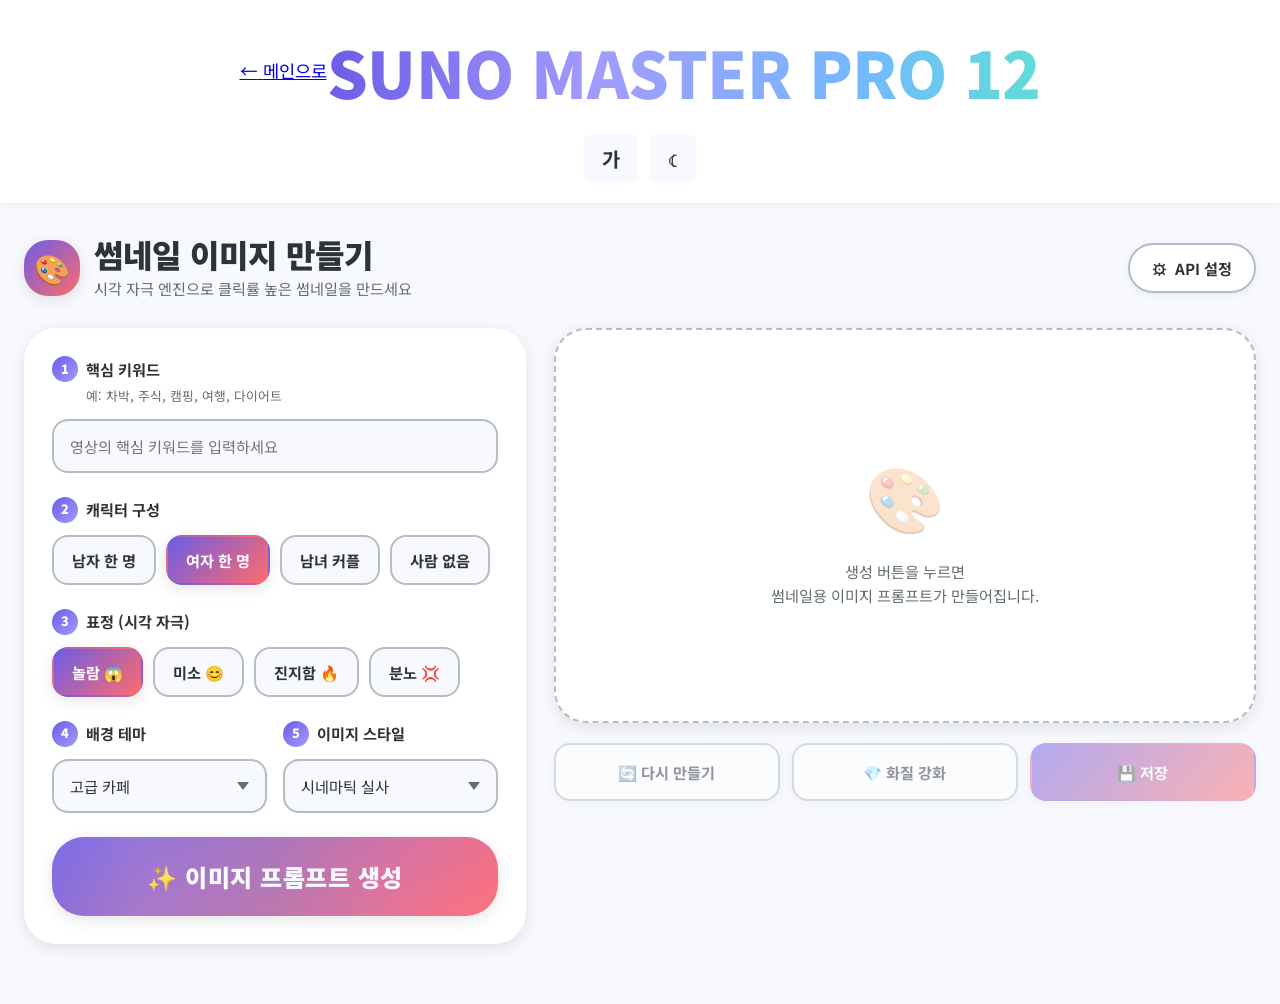
<file: thumbnail.html>
<!DOCTYPE html>
<html lang="ko">
<head>
    <meta charset="UTF-8">
    <meta name="viewport" content="width=device-width, initial-scale=1.0">
    <title>썸네일 이미지 만들기 - SUNO MASTER PRO 12</title>
    <link rel="stylesheet" href="css/style.css">
    <link rel="stylesheet" href="css/thumbnail.css">
    <link href="https://fonts.googleapis.com/css2?family=Noto+Sans+KR:wght@300;400;500;700;900&display=swap" rel="stylesheet">
</head>
<body>
    <!-- 상단 헤더 -->
    <header class="header">
        <div class="header-left">
            <a href="index.html" class="back-btn" title="메인으로 돌아가기">
                <span class="back-arrow">&#8592;</span>
                <span class="back-text">메인으로</span>
            </a>
            <div class="logo">
                <span class="logo-text">SUNO MASTER PRO 12</span>
            </div>
        </div>
        <div class="header-right">
            <button class="btn-text-size" id="btnTextSize" title="글자 크기 조절">
                <span class="text-size-icon">가</span>
            </button>
            <button class="btn-dark-mode" id="btnDarkMode" title="화면 밝기 조절">
                <span class="dark-mode-icon">&#9790;</span>
            </button>
        </div>
    </header>

    <main class="thumb-main">
        <!-- 페이지 헤더 -->
        <section class="thumb-page-header">
            <div class="thumb-title-block">
                <div class="thumb-title-icon">&#127912;</div>
                <div>
                    <h1 class="thumb-page-title">썸네일 이미지 만들기</h1>
                    <p class="thumb-page-subtitle">시각 자극 엔진으로 클릭률 높은 썸네일을 만드세요</p>
                </div>
            </div>
            <button class="btn-api-settings" id="btnOpenApi">
                <span>&#9881;</span> API 설정
            </button>
        </section>

        <div class="thumb-grid">
            <!-- 컨트롤 패널 -->
            <section class="thumb-panel">
                <div class="thumb-section">
                    <label class="thumb-section-label">
                        <span class="thumb-step-num">1</span> 핵심 키워드
                    </label>
                    <p class="thumb-section-hint">예: 차박, 주식, 캠핑, 여행, 다이어트</p>
                    <input type="text" id="thumbKeyword" class="thumb-input" placeholder="영상의 핵심 키워드를 입력하세요">
                </div>

                <div class="thumb-section">
                    <label class="thumb-section-label">
                        <span class="thumb-step-num">2</span> 캐릭터 구성
                    </label>
                    <div class="thumb-options" data-option-group="gender">
                        <button class="thumb-option-btn" data-value="male">남자 한 명</button>
                        <button class="thumb-option-btn active" data-value="female">여자 한 명</button>
                        <button class="thumb-option-btn" data-value="couple">남녀 커플</button>
                        <button class="thumb-option-btn" data-value="none">사람 없음</button>
                    </div>
                </div>

                <div class="thumb-section">
                    <label class="thumb-section-label">
                        <span class="thumb-step-num">3</span> 표정 (시각 자극)
                    </label>
                    <div class="thumb-options" data-option-group="emotion">
                        <button class="thumb-option-btn active" data-value="shock">놀람 &#128561;</button>
                        <button class="thumb-option-btn" data-value="smile">미소 &#128522;</button>
                        <button class="thumb-option-btn" data-value="serious">진지함 &#128293;</button>
                        <button class="thumb-option-btn" data-value="angry">분노 &#128162;</button>
                    </div>
                </div>

                <div class="thumb-grid-2">
                    <div class="thumb-section">
                        <label class="thumb-section-label">
                            <span class="thumb-step-num">4</span> 배경 테마
                        </label>
                        <select class="thumb-select" id="thumbBackground" data-select-group="background">
                            <option value="cafe">고급 카페</option>
                            <option value="mountain">자연/산</option>
                            <option value="airplane">비행기 내부</option>
                            <option value="car">자동차 운전</option>
                            <option value="night">도시 야경</option>
                            <option value="studio">스튜디오</option>
                        </select>
                    </div>
                    <div class="thumb-section">
                        <label class="thumb-section-label">
                            <span class="thumb-step-num">5</span> 이미지 스타일
                        </label>
                        <select class="thumb-select" id="thumbStyle" data-select-group="style">
                            <option value="cinematic">시네마틱 실사</option>
                            <option value="anime">애니메이션</option>
                            <option value="render3d">3D 렌더 (UE5)</option>
                            <option value="cyberpunk">사이버펑크</option>
                            <option value="vintage">빈티지 필름</option>
                            <option value="watercolor">수채화</option>
                        </select>
                    </div>
                </div>

                <button class="btn-generate" id="btnGenerate">
                    &#10024; 이미지 프롬프트 생성
                </button>
            </section>

            <!-- 프리뷰 패널 -->
            <section class="thumb-preview-wrap">
                <div class="thumb-preview" id="thumbPreview">
                    <!-- JS에서 렌더링 -->
                </div>
                <div class="thumb-actions">
                    <button class="thumb-action-btn" id="btnRetry">&#128260; 다시 만들기</button>
                    <button class="thumb-action-btn" id="btnUpscale">&#128142; 화질 강화</button>
                    <button class="thumb-action-btn primary" id="btnSave">&#128190; 저장</button>
                </div>
            </section>
        </div>
    </main>

    <!-- API 설정 모달 -->
    <div class="popup-overlay" id="apiModal">
        <div class="popup">
            <h3 class="popup-title">API 설정</h3>
            <p style="font-size: var(--font-xs); color: var(--text-secondary); margin-top: 4px;">
                Midjourney 및 Nanobanana API 키를 등록하면<br>실제 이미지가 자동 생성됩니다.
            </p>
            <div class="api-modal-body">
                <div class="api-modal-field">
                    <label for="apiMidjourney">Midjourney API Key</label>
                    <input type="password" id="apiMidjourney" class="thumb-input" placeholder="sk-mj-...">
                </div>
                <div class="api-modal-field">
                    <label for="apiNanobanana">Nanobanana API Key</label>
                    <input type="password" id="apiNanobanana" class="thumb-input" placeholder="nb-...">
                </div>
            </div>
            <div class="api-modal-actions">
                <button class="api-modal-cancel" id="btnCancelApi">취소</button>
                <button class="api-modal-save" id="btnSaveApi">저장</button>
            </div>
            <p class="api-saved-msg" id="apiStatus"></p>
        </div>
    </div>

    <!-- 글자 크기 팝업 -->
    <div class="popup-overlay" id="textSizePopup">
        <div class="popup">
            <h3 class="popup-title">글자 크기 조절</h3>
            <div class="text-size-options">
                <button class="size-btn" data-size="small">가<span class="size-label">작게</span></button>
                <button class="size-btn active" data-size="medium">가<span class="size-label">보통</span></button>
                <button class="size-btn" data-size="large">가<span class="size-label">크게</span></button>
                <button class="size-btn" data-size="xlarge">가<span class="size-label">매우 크게</span></button>
            </div>
            <button class="popup-close" id="closeTextSize">닫기</button>
        </div>
    </div>

    <script src="js/thumbnail.js"></script>
</body>
</html>
</file>
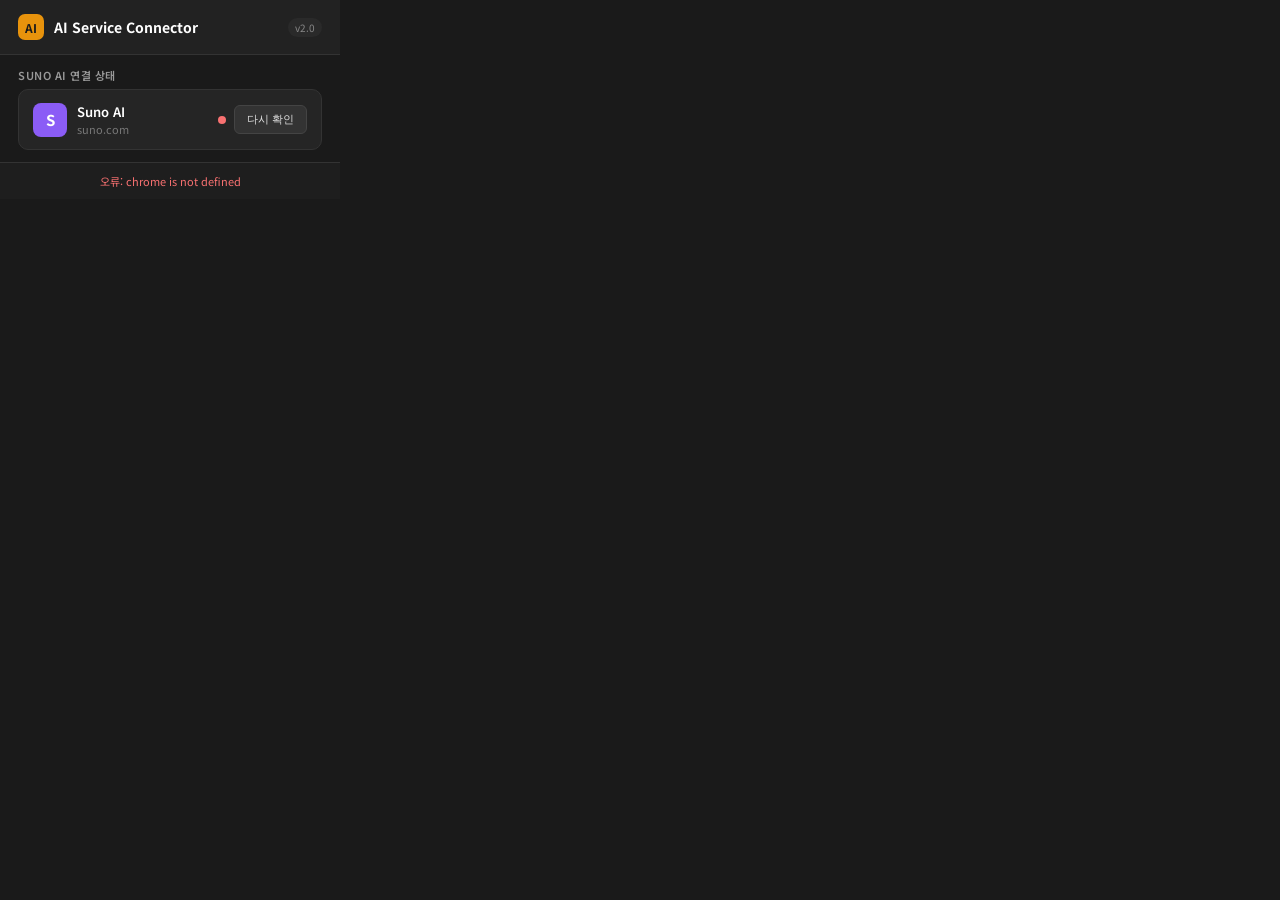
<file: chrome-extension/popup.html>
<!DOCTYPE html>
<html lang="ko">
<head>
  <meta charset="UTF-8">
  <title>AI Service Connector</title>
  <style>
    @import url('https://fonts.googleapis.com/css2?family=Noto+Sans+KR:wght@400;500;600;700&display=swap');
    * { margin: 0; padding: 0; box-sizing: border-box; }
    body {
      width: 340px;
      font-family: 'Noto Sans KR', sans-serif;
      background: #1a1a1a;
      color: #e0e0e0;
    }
    .header {
      background: #222;
      padding: 14px 18px;
      border-bottom: 1px solid #333;
      display: flex;
      align-items: center;
      justify-content: space-between;
    }
    .header-left { display: flex; align-items: center; gap: 10px; }
    .header-logo {
      width: 26px; height: 26px; background: #e8930c;
      border-radius: 7px; display: flex; align-items: center;
      justify-content: center; font-size: 12px; font-weight: 700; color: #1a1a1a;
    }
    .header h1 { font-size: 14px; font-weight: 700; color: #fff; }
    .header-ver { font-size: 10px; color: #888; background: #2a2a2a; padding: 2px 7px; border-radius: 10px; }
    .section-title {
      padding: 12px 18px 6px; font-size: 11px; color: #999;
      font-weight: 600; text-transform: uppercase; letter-spacing: 0.5px;
    }
    .service-list { padding: 0 18px 12px; display: flex; flex-direction: column; gap: 8px; }
    .service-card {
      background: #252525; border: 1px solid #333; border-radius: 10px;
      padding: 12px 14px; display: flex; align-items: center; justify-content: space-between;
    }
    .service-info { display: flex; align-items: center; gap: 10px; }
    .service-icon {
      width: 34px; height: 34px; border-radius: 8px; display: flex;
      align-items: center; justify-content: center; font-size: 15px;
      font-weight: 700; color: #fff;
    }
    .service-icon.suno { background: #8b5cf6; }
    .service-name { font-size: 13px; font-weight: 600; color: #fff; }
    .service-domain { font-size: 11px; color: #777; }
    .service-right { display: flex; align-items: center; gap: 8px; }
    .dot { width: 8px; height: 8px; border-radius: 50%; background: #555; }
    .dot.on { background: #4ade80; box-shadow: 0 0 6px rgba(74,222,128,0.4); }
    .dot.off { background: #f87171; }
    .btn {
      border: 1px solid #444; border-radius: 6px; padding: 6px 12px;
      font-size: 11px; font-weight: 500; cursor: pointer;
      background: #333; color: #e0e0e0; transition: all 0.2s;
    }
    .btn:hover { background: #e8930c; color: #1a1a1a; border-color: #e8930c; }
    .btn.on { background: rgba(74,222,128,0.1); color: #4ade80; border-color: rgba(74,222,128,0.3); }

    .info-box {
      margin: 0 18px 12px; padding: 12px 14px; background: #222;
      border: 1px solid #333; border-radius: 8px; font-size: 12px; line-height: 1.6;
    }
    .info-box .label { color: #999; font-size: 11px; }
    .info-box .value { color: #fff; font-weight: 600; }
    .info-box .row { display: flex; justify-content: space-between; margin-bottom: 4px; }

    .guide {
      margin: 0 18px 12px; padding: 12px 14px; background: #1e2a1e;
      border: 1px solid #2d4a2d; border-radius: 8px; font-size: 11px;
      color: #8eca8e; line-height: 1.7;
    }
    .guide.warn { background: #2a1e1e; border-color: #4a2d2d; color: #ca8e8e; }
    .guide strong { color: #fff; }

    .footer {
      padding: 10px 18px; border-top: 1px solid #333;
      background: #1e1e1e; text-align: center;
    }
    .footer-msg { font-size: 11px; color: #777; min-height: 16px; }
    .footer-msg.ok { color: #4ade80; }
    .footer-msg.err { color: #f87171; }
  </style>
</head>
<body>
  <div class="header">
    <div class="header-left">
      <div class="header-logo">AI</div>
      <h1>AI Service Connector</h1>
    </div>
    <span class="header-ver">v2.0</span>
  </div>

  <div class="section-title">Suno AI 연결 상태</div>
  <div class="service-list">
    <div class="service-card">
      <div class="service-info">
        <div class="service-icon suno">S</div>
        <div>
          <div class="service-name">Suno AI</div>
          <div class="service-domain">suno.com</div>
        </div>
      </div>
      <div class="service-right">
        <div class="dot" id="dotSuno"></div>
        <button class="btn" id="btnCheck">확인 중...</button>
      </div>
    </div>
  </div>

  <!-- 연결됐을 때 보이는 정보 -->
  <div id="infoArea" style="display:none;">
    <div class="info-box">
      <div class="row">
        <span class="label">로그인 상태</span>
        <span class="value" id="loginStatus">-</span>
      </div>
      <div class="row">
        <span class="label">쿠키 개수</span>
        <span class="value" id="cookieCount">-</span>
      </div>
      <div class="row">
        <span class="label">마지막 확인</span>
        <span class="value" id="lastChecked">-</span>
      </div>
    </div>
    <div class="guide">
      ✅ Suno 연결됨!<br>
      내 프로그램(<strong>localhost:8080</strong>)에서<br>
      <strong>"Suno 곡 생성"</strong> 버튼을 누르면 자동으로 음악이 생성됩니다.
    </div>
  </div>

  <!-- 연결 안 됐을 때 보이는 가이드 -->
  <div id="guideArea" style="display:none;">
    <div class="guide warn">
      ❌ Suno에 로그인되어 있지 않습니다.<br><br>
      <strong>1.</strong> 새 탭에서 <strong>suno.com</strong> 접속<br>
      <strong>2.</strong> 로그인 완료<br>
      <strong>3.</strong> 이 확장프로그램에서 <strong>"다시 확인"</strong> 클릭
    </div>
  </div>

  <div class="footer">
    <div class="footer-msg" id="footerMsg">Suno 로그인 상태를 확인하는 중...</div>
  </div>

  <script src="popup.js"></script>
</body>
</html>
</file>
<file: css/style.css>
/* ============================================
   SUNO MASTER PRO 12 - 메인 스타일시트
   시니어 친화적 + 모던 디자인
   ============================================ */

/* === 기본 설정 === */
:root {
    /* 색상 */
    --primary: #6C5CE7;
    --primary-light: #A29BFE;
    --primary-dark: #5A4BD1;
    --accent: #FF6B6B;
    --accent-light: #FF8E8E;
    --success: #00B894;
    --warning: #FDCB6E;

    /* 배경 */
    --bg-main: #F8F9FE;
    --bg-card: #FFFFFF;
    --bg-header: #FFFFFF;
    --bg-footer: #2D3436;

    /* 텍스트 */
    --text-primary: #2D3436;
    --text-secondary: #636E72;
    --text-light: #B2BEC3;
    --text-white: #FFFFFF;

    /* 그림자 */
    --shadow-sm: 0 2px 8px rgba(0, 0, 0, 0.06);
    --shadow-md: 0 4px 16px rgba(0, 0, 0, 0.1);
    --shadow-lg: 0 8px 32px rgba(0, 0, 0, 0.12);
    --shadow-hover: 0 12px 40px rgba(108, 92, 231, 0.2);

    /* 라운딩 */
    --radius-sm: 8px;
    --radius-md: 16px;
    --radius-lg: 24px;
    --radius-xl: 32px;
    --radius-pill: 999px;

    /* 글자 크기 (기본: medium) */
    --font-xs: 0.8rem;
    --font-sm: 0.95rem;
    --font-base: 1.1rem;
    --font-md: 1.25rem;
    --font-lg: 1.5rem;
    --font-xl: 2rem;
    --font-xxl: 2.5rem;

    /* 전환 */
    --transition: all 0.3s ease;
}

/* 다크모드 */
body.dark-mode {
    --bg-main: #1A1A2E;
    --bg-card: #16213E;
    --bg-header: #0F3460;
    --bg-footer: #0A0A1A;
    --text-primary: #EAEAEA;
    --text-secondary: #B0B0C0;
    --text-light: #6C6C80;
    --shadow-sm: 0 2px 8px rgba(0, 0, 0, 0.2);
    --shadow-md: 0 4px 16px rgba(0, 0, 0, 0.3);
    --shadow-lg: 0 8px 32px rgba(0, 0, 0, 0.4);
    --shadow-hover: 0 12px 40px rgba(108, 92, 231, 0.35);
}

/* 글자 크기 모드 */
body.text-small {
    --font-xs: 0.7rem;
    --font-sm: 0.85rem;
    --font-base: 0.95rem;
    --font-md: 1.1rem;
    --font-lg: 1.3rem;
    --font-xl: 1.7rem;
    --font-xxl: 2.1rem;
}

body.text-large {
    --font-xs: 0.95rem;
    --font-sm: 1.1rem;
    --font-base: 1.3rem;
    --font-md: 1.5rem;
    --font-lg: 1.8rem;
    --font-xl: 2.4rem;
    --font-xxl: 3rem;
}

body.text-xlarge {
    --font-xs: 1.1rem;
    --font-sm: 1.3rem;
    --font-base: 1.5rem;
    --font-md: 1.75rem;
    --font-lg: 2.1rem;
    --font-xl: 2.8rem;
    --font-xxl: 3.5rem;
}

/* === 리셋 & 기본 === */
* {
    margin: 0;
    padding: 0;
    box-sizing: border-box;
}

body {
    font-family: 'Noto Sans KR', -apple-system, BlinkMacSystemFont, sans-serif;
    background: var(--bg-main);
    color: var(--text-primary);
    font-size: var(--font-base);
    line-height: 1.6;
    min-height: 100vh;
    display: flex;
    flex-direction: column;
    transition: var(--transition);
}

/* === 헤더 === */
.header {
    background: var(--bg-header);
    padding: 20px 32px;
    display: flex;
    flex-direction: column;
    align-items: center;
    box-shadow: var(--shadow-sm);
    position: sticky;
    top: 0;
    z-index: 100;
    transition: var(--transition);
}

.header-left {
    display: flex;
    align-items: center;
    justify-content: center;
    width: 100%;
    margin-bottom: 12px;
}

.logo {
    display: flex;
    align-items: center;
    justify-content: center;
    gap: 12px;
}

.logo-icon {
    display: none;
}

.logo-text {
    font-size: calc(var(--font-xl) * 2);
    font-weight: 900;
    letter-spacing: 2px;
    background: linear-gradient(135deg, var(--primary), var(--accent));
    -webkit-background-clip: text;
    -webkit-text-fill-color: transparent;
    background-clip: text;
    letter-spacing: -0.5px;
}

.header-right {
    display: flex;
    align-items: center;
    justify-content: center;
    gap: 12px;
}

.header-right button {
    border: none;
    border-radius: var(--radius-sm);
    padding: 10px 18px;
    font-size: var(--font-sm);
    font-family: 'Noto Sans KR', sans-serif;
    cursor: pointer;
    transition: var(--transition);
    display: flex;
    align-items: center;
    gap: 6px;
}

.btn-text-size {
    background: var(--bg-main);
    color: var(--text-primary);
}

.btn-text-size .text-size-icon {
    font-size: 1.3em;
    font-weight: 700;
}

.btn-dark-mode {
    background: var(--bg-main);
    color: var(--text-primary);
}

.btn-dark-mode .dark-mode-icon {
    font-size: 1.3em;
}

.btn-help {
    background: var(--primary);
    color: var(--text-white);
    font-weight: 500;
}

.btn-help span {
    display: inline-flex;
    align-items: center;
    justify-content: center;
    width: 24px;
    height: 24px;
    border-radius: 50%;
    background: rgba(255, 255, 255, 0.25);
    font-weight: 700;
    font-size: var(--font-sm);
}

.header-right button:hover {
    transform: translateY(-2px);
    box-shadow: var(--shadow-md);
}

.btn-help:hover {
    background: var(--primary-dark);
}

/* === 메인 콘텐츠 === */
.main {
    flex: 1;
    max-width: 1200px;
    width: 100%;
    margin: 0 auto;
    padding: 40px 24px 60px;
}

/* === 환영 섹션 === */
.welcome {
    text-align: center;
    margin-bottom: 48px;
}

.welcome-title {
    font-size: var(--font-xxl);
    font-weight: 900;
    margin-bottom: 16px;
    color: var(--text-primary);
    line-height: 1.3;
}

.welcome-desc {
    font-size: var(--font-md);
    color: var(--text-secondary);
    max-width: 600px;
    margin: 0 auto;
    line-height: 1.7;
}

/* === 메뉴 카드 === */
.menu-cards {
    display: grid;
    grid-template-columns: repeat(auto-fit, minmax(250px, 1fr));
    gap: 24px;
    margin-bottom: 56px;
}

.card {
    background: var(--bg-card);
    border-radius: var(--radius-lg);
    padding: 36px 28px;
    text-align: center;
    cursor: pointer;
    transition: var(--transition);
    box-shadow: var(--shadow-sm);
    position: relative;
    overflow: hidden;
    border: 2px solid transparent;
}

.card::before {
    content: '';
    position: absolute;
    top: 0;
    left: 0;
    right: 0;
    height: 4px;
    border-radius: var(--radius-lg) var(--radius-lg) 0 0;
}

.card-easy::before { background: linear-gradient(90deg, #00B894, #55EFC4); }
.card-custom::before { background: linear-gradient(90deg, #6C5CE7, #A29BFE); }
.card-pro::before { background: linear-gradient(90deg, #FF6B6B, #FDCB6E); }
.card-lyrics::before { background: linear-gradient(90deg, #E84393, #FD79A8); }
.card-thumbnail::before { background: linear-gradient(90deg, #00CEC9, #81ECEC); }
.card-tools::before { background: linear-gradient(90deg, #636E72, #B2BEC3); }
.card-library::before { background: linear-gradient(90deg, #0984E3, #74B9FF); }

.card:hover, .card:focus {
    transform: translateY(-8px);
    box-shadow: var(--shadow-hover);
    border-color: var(--primary-light);
}

.card:focus {
    outline: 3px solid var(--primary);
    outline-offset: 2px;
}

.card:active {
    transform: translateY(-4px);
}

.card-icon-wrap {
    width: 80px;
    height: 80px;
    border-radius: 50%;
    display: flex;
    align-items: center;
    justify-content: center;
    margin: 0 auto 20px;
    transition: var(--transition);
}

.card-icon-easy { background: linear-gradient(135deg, #00B894, #55EFC4); }
.card-icon-custom { background: linear-gradient(135deg, #6C5CE7, #A29BFE); }
.card-icon-pro { background: linear-gradient(135deg, #FF6B6B, #FDCB6E); }
.card-icon-lyrics { background: linear-gradient(135deg, #E84393, #FD79A8); }
.card-icon-thumbnail { background: linear-gradient(135deg, #00CEC9, #81ECEC); }
.card-icon-tools { background: linear-gradient(135deg, #636E72, #B2BEC3); }
.card-icon-video { background: linear-gradient(135deg, #D63031, #FF7675); }
.card-icon-library { background: linear-gradient(135deg, #0984E3, #74B9FF); }

.card:hover .card-icon-wrap {
    transform: scale(1.1) rotate(5deg);
}

.card-icon {
    font-size: 2.2rem;
    filter: grayscale(0) brightness(1);
}

.card-title {
    font-size: var(--font-lg);
    font-weight: 700;
    margin-bottom: 12px;
    color: var(--text-primary);
}

.card-desc {
    font-size: var(--font-sm);
    color: var(--text-secondary);
    line-height: 1.7;
    margin-bottom: 16px;
}

.card-badge {
    display: inline-block;
    padding: 6px 16px;
    border-radius: 20px;
    font-size: var(--font-xs);
    font-weight: 600;
    background: #E8F5E9;
    color: #2E7D32;
}

.card-badge-mid {
    background: #EDE7F6;
    color: #5A4BD1;
}

.card-badge-pro {
    background: #FFF3E0;
    color: #E65100;
}

.card-badge-lyrics {
    background: #FCE4EC;
    color: #C2185B;
}

.card-badge-thumb {
    background: #E0F7FA;
    color: #00838F;
}

.card-badge-tools {
    background: #ECEFF1;
    color: #455A64;
}

.card-badge-video {
    background: #FFEEF0;
    color: #D63031;
}

.card-badge-lib {
    background: #E3F2FD;
    color: #1565C0;
}

body.dark-mode .card-badge { background: #1B3A26; color: #55EFC4; }
body.dark-mode .card-badge-mid { background: #2A1F5E; color: #A29BFE; }
body.dark-mode .card-badge-pro { background: #3A1F0A; color: #FDCB6E; }
body.dark-mode .card-badge-lyrics { background: #3A1028; color: #FD79A8; }
body.dark-mode .card-badge-thumb { background: #0A3A38; color: #81ECEC; }
body.dark-mode .card-badge-tools { background: #2D3436; color: #B2BEC3; }
body.dark-mode .card-badge-video { background: #3A0A0A; color: #FF7675; }
body.dark-mode .card-badge-lib { background: #0A2540; color: #74B9FF; }

/* === 빠른 시작 === */
.quick-start {
    text-align: center;
}

.section-title {
    font-size: var(--font-xl);
    font-weight: 700;
    margin-bottom: 8px;
    color: var(--text-primary);
}

.section-desc {
    font-size: var(--font-base);
    color: var(--text-secondary);
    margin-bottom: 28px;
}

.mood-buttons {
    display: flex;
    flex-wrap: wrap;
    justify-content: center;
    gap: 16px;
}

.mood-btn {
    border: none;
    border-radius: var(--radius-xl);
    padding: 16px 32px;
    font-size: var(--font-md);
    font-family: 'Noto Sans KR', sans-serif;
    font-weight: 600;
    cursor: pointer;
    transition: var(--transition);
    color: white;
    box-shadow: var(--shadow-sm);
}

.mood-btn:hover {
    transform: translateY(-4px) scale(1.05);
    box-shadow: var(--shadow-lg);
}

.mood-btn:active {
    transform: translateY(-2px) scale(1.02);
}

.mood-happy { background: linear-gradient(135deg, #FDCB6E, #F39C12); }
.mood-calm { background: linear-gradient(135deg, #81ECEC, #00CEC9); }
.mood-sad { background: linear-gradient(135deg, #74B9FF, #0984E3); }
.mood-romantic { background: linear-gradient(135deg, #FD79A8, #E84393); }
.mood-epic { background: linear-gradient(135deg, #A29BFE, #6C5CE7); }
.mood-retro { background: linear-gradient(135deg, #FF7675, #D63031); }

/* === 푸터 === */
.footer {
    background: var(--bg-footer);
    color: var(--text-white);
    padding: 14px 32px;
    display: flex;
    justify-content: space-between;
    align-items: center;
    font-size: var(--font-xs);
    opacity: 0.9;
}

.footer-left {
    display: flex;
    align-items: center;
    gap: 8px;
}

.status-dot {
    width: 10px;
    height: 10px;
    border-radius: 50%;
    background: var(--success);
    animation: blink 2s ease-in-out infinite;
}

@keyframes blink {
    0%, 100% { opacity: 1; }
    50% { opacity: 0.4; }
}

/* === 팝업 === */
.popup-overlay {
    position: fixed;
    top: 0;
    left: 0;
    right: 0;
    bottom: 0;
    background: rgba(0, 0, 0, 0.5);
    display: none;
    align-items: center;
    justify-content: center;
    z-index: 1000;
    backdrop-filter: blur(4px);
}

.popup-overlay.active {
    display: flex;
}

.popup {
    background: var(--bg-card);
    border-radius: var(--radius-lg);
    padding: 36px;
    max-width: 480px;
    width: 90%;
    box-shadow: var(--shadow-lg);
    animation: popIn 0.3s ease;
}

@keyframes popIn {
    from { transform: scale(0.9); opacity: 0; }
    to { transform: scale(1); opacity: 1; }
}

.popup-title {
    font-size: var(--font-lg);
    font-weight: 700;
    margin-bottom: 24px;
    text-align: center;
    color: var(--text-primary);
}

/* 글자 크기 옵션 */
.text-size-options {
    display: grid;
    grid-template-columns: repeat(4, 1fr);
    gap: 12px;
    margin-bottom: 24px;
}

.size-btn {
    border: 2px solid var(--text-light);
    border-radius: var(--radius-md);
    padding: 16px 8px;
    background: var(--bg-main);
    cursor: pointer;
    transition: var(--transition);
    display: flex;
    flex-direction: column;
    align-items: center;
    gap: 8px;
    font-family: 'Noto Sans KR', sans-serif;
    color: var(--text-primary);
}

.size-btn:first-child { font-size: 1rem; }
.size-btn:nth-child(2) { font-size: 1.3rem; }
.size-btn:nth-child(3) { font-size: 1.6rem; }
.size-btn:nth-child(4) { font-size: 2rem; }

.size-label {
    font-size: var(--font-xs);
    color: var(--text-secondary);
    font-weight: 500;
}

.size-btn.active,
.size-btn:hover {
    border-color: var(--primary);
    background: rgba(108, 92, 231, 0.08);
}

.size-btn.active {
    box-shadow: 0 0 0 3px rgba(108, 92, 231, 0.2);
}

/* 도움말 */
.popup-help {
    max-width: 560px;
}

.help-content {
    display: flex;
    flex-direction: column;
    gap: 20px;
    margin-bottom: 24px;
}

.help-item {
    display: flex;
    gap: 16px;
    align-items: flex-start;
    text-align: left;
}

.help-icon {
    font-size: 2rem;
    flex-shrink: 0;
    width: 48px;
    text-align: center;
}

.help-item strong {
    font-size: var(--font-base);
    display: block;
    margin-bottom: 4px;
    color: var(--text-primary);
}

.help-item p {
    font-size: var(--font-sm);
    color: var(--text-secondary);
    line-height: 1.6;
}

/* 팝업 닫기 버튼 */
.popup-close {
    display: block;
    width: 100%;
    padding: 14px;
    border: none;
    border-radius: var(--radius-sm);
    background: var(--primary);
    color: white;
    font-size: var(--font-base);
    font-weight: 600;
    font-family: 'Noto Sans KR', sans-serif;
    cursor: pointer;
    transition: var(--transition);
}

.popup-close:hover {
    background: var(--primary-dark);
}

/* === 반응형 === */
@media (max-width: 768px) {
    .header {
        padding: 12px 16px;
    }

    .logo-text {
        font-size: calc(var(--font-xl) * 1.3) !important;
    }

    .header-right {
        width: 100%;
        justify-content: center;
    }

    .main {
        padding: 24px 16px 40px;
    }

    .menu-cards {
        grid-template-columns: repeat(2, 1fr);
        gap: 16px;
    }

    .card {
        padding: 24px 16px;
    }

    .card-icon-wrap {
        width: 64px;
        height: 64px;
    }

    .card-icon {
        font-size: 1.8rem;
    }

    .mood-buttons {
        gap: 10px;
    }

    .mood-btn {
        padding: 12px 24px;
    }

    .footer {
        flex-direction: column;
        gap: 4px;
        text-align: center;
    }

    .text-size-options {
        grid-template-columns: repeat(2, 1fr);
    }
}

@media (max-width: 480px) {
    .menu-cards {
        grid-template-columns: 1fr;
    }

    .logo-text {
        font-size: var(--font-md);
    }
}

/* === 접근성 === */
@media (prefers-reduced-motion: reduce) {
    * {
        animation: none !important;
        transition: none !important;
    }
}

/* 포커스 표시 강화 */
:focus-visible {
    outline: 3px solid var(--primary);
    outline-offset: 2px;
}

/* 섹션 숨기기/표시하기 토글 */
.setting-title {
    cursor: pointer;
    user-select: none;
}
.setting-group .section-collapsible {
    transition: max-height 0.3s ease, opacity 0.3s ease;
    overflow: hidden;
}
.setting-group .section-collapsible.collapsed {
    max-height: 0 !important;
    opacity: 0;
    padding: 0;
    margin: 0;
}

/* textarea 자동 높이 조절 */
textarea.auto-resize {
    overflow: hidden;
    resize: none;
}

/* ============================================
   홀로그램 무지개 애니메이션
   제목, 버튼에 적용
   ============================================ */

@keyframes hologram-shift {
    0% { background-position: 0% 50%; }
    50% { background-position: 100% 50%; }
    100% { background-position: 0% 50%; }
}

@keyframes hologram-glow {
    0%, 100% { filter: brightness(1) saturate(1); }
    25% { filter: brightness(1.15) saturate(1.3); }
    50% { filter: brightness(1.05) saturate(1.1); }
    75% { filter: brightness(1.2) saturate(1.2); }
}

/* 홀로그램 텍스트 (제목) */
.logo-text,
.welcome-title,
.card-title,
.section-title,
.step-title,
.prompt-label {
    background: linear-gradient(
        90deg,
        #6C5CE7, #A29BFE, #74B9FF, #55EFC4,
        #FDCB6E, #FF6B6B, #FD79A8, #A29BFE, #6C5CE7
    );
    background-size: 300% 100%;
    -webkit-background-clip: text;
    -webkit-text-fill-color: transparent;
    background-clip: text;
    animation: hologram-shift 6s ease-in-out infinite, hologram-glow 4s ease-in-out infinite;
}

/* 다크모드에서 더 밝게 */
body.dark-mode .logo-text,
body.dark-mode .welcome-title,
body.dark-mode .card-title,
body.dark-mode .section-title,
body.dark-mode .step-title,
body.dark-mode .prompt-label {
    background: linear-gradient(
        90deg,
        #A29BFE, #74B9FF, #81ECEC, #55EFC4,
        #FFEAA7, #FF7675, #FD79A8, #DFE6E9, #A29BFE
    );
    background-size: 300% 100%;
    -webkit-background-clip: text;
    -webkit-text-fill-color: transparent;
    background-clip: text;
    animation: hologram-shift 6s ease-in-out infinite;
}

/* 홀로그램 버튼 */
.holo-btn,
.btn-generate,
.btn-regenerate,
.nav-next:not(:disabled),
.mood-btn,
.btn-help,
.popup-close,
.btn-add-genre,
.btn-add-exclude,
.btn-copy,
.btn-search-genre {
    position: relative;
    overflow: hidden;
}

.holo-btn::before,
.btn-generate::before,
.nav-next:not(:disabled)::before,
.mood-btn::before,
.btn-help::before,
.popup-close::before {
    content: '';
    position: absolute;
    top: 0;
    left: -100%;
    width: 300%;
    height: 100%;
    background: linear-gradient(
        90deg,
        transparent,
        rgba(255, 255, 255, 0) 20%,
        rgba(255, 255, 255, 0.15) 40%,
        rgba(168, 230, 255, 0.15) 50%,
        rgba(255, 182, 255, 0.15) 60%,
        rgba(255, 255, 255, 0) 80%,
        transparent
    );
    animation: hologram-btn-sweep 4s ease-in-out infinite;
    pointer-events: none;
    z-index: 1;
}

@keyframes hologram-btn-sweep {
    0% { left: -100%; }
    50% { left: 100%; }
    100% { left: -100%; }
}

/* 메인 카드 홀로그램 보더 */
.card::after {
    content: '';
    position: absolute;
    top: -2px;
    left: -2px;
    right: -2px;
    bottom: -2px;
    border-radius: var(--radius-lg);
    background: linear-gradient(
        90deg,
        #6C5CE7, #74B9FF, #55EFC4, #FDCB6E,
        #FF6B6B, #FD79A8, #A29BFE, #6C5CE7
    );
    background-size: 400% 100%;
    animation: hologram-shift 5s ease-in-out infinite;
    z-index: -1;
    opacity: 0;
    transition: opacity 0.3s ease;
}

.card:hover::after {
    opacity: 1;
}

/* ============================================
   모든 액션 버튼 공통 — 고급 홀로그램
   ============================================ */
.result-actions {
    display: flex;
    gap: 12px;
    justify-content: center;
    flex-wrap: wrap;
    padding: 16px 0;
}

/* ============================================
   액션 버튼 공통 — 배경 고정 + 글씨 홀로그램 그라디언트
   ============================================ */

@keyframes premium-holo {
    0%, 100% { background-position: 0% 50%; }
    25%  { background-position: 100% 0%; }
    50%  { background-position: 100% 100%; }
    75%  { background-position: 0% 100%; }
}

@keyframes shine-sweep {
    0%, 100% { transform: translateX(-120%) rotate(25deg); }
    50%       { transform: translateX(120%) rotate(25deg); }
}

@keyframes holo-glow-pulse {
    0%, 100% { box-shadow: 0 4px 16px rgba(108,92,231,0.35); }
    25%       { box-shadow: 0 4px 22px rgba(255,107,107,0.45); }
    50%       { box-shadow: 0 4px 22px rgba(116,185,255,0.45); }
    75%       { box-shadow: 0 4px 22px rgba(253,121,168,0.45); }
}

/* 버튼 글씨 그라디언트 — 핑크→라벤더→퍼플 */
@keyframes text-holo-shift {
    0%, 100% { background-position: 0% 50%; }
    50%       { background-position: 100% 50%; }
}

/* === 액션 버튼 공통 — 그라디언트 배경 + 흰색 텍스트 === */
.action-btn,
.holo-btn,
.step-nav-btn {
    background: linear-gradient(135deg, #6C5CE7 0%, #e84393 100%) !important;
    color: #ffffff !important;
    -webkit-text-fill-color: #ffffff !important;
    text-shadow: 0 1px 3px rgba(0, 0, 0, 0.25) !important;
    animation: holo-glow-pulse 3s ease-in-out infinite;
    border: none !important;
    position: relative;
    overflow: hidden;
    font-weight: 700 !important;
}

/* 버튼 타입별 그라디언트 */
.action-prev-step   { background: linear-gradient(135deg, #636e72 0%, #2d3436 100%) !important; }
.action-copy-all    { background: linear-gradient(135deg, #0984e3 0%, #6C5CE7 100%) !important; }
.action-save-all    { background: linear-gradient(135deg, #00b894 0%, #00cec9 100%) !important; }
.action-home        { background: linear-gradient(135deg, #636e72 0%, #2d3436 100%) !important; }
.action-apply       { background: linear-gradient(135deg, #e84393 0%, #6C5CE7 100%) !important; }
.action-retry       { background: linear-gradient(135deg, #fd79a8 0%, #e17055 100%) !important; }
.action-suno-generate { background: linear-gradient(135deg, #6C5CE7 0%, #74b9ff 100%) !important; }

/* 좌→우 빛 스위프 오버레이 */
.action-btn::after {
    content: '';
    position: absolute;
    top: 0; left: -120%;
    width: 80%; height: 100%;
    background: linear-gradient(
        90deg,
        transparent 0%,
        rgba(255, 255, 255, 0) 15%,
        rgba(255, 255, 255, 0.3) 50%,
        rgba(255, 255, 255, 0) 85%,
        transparent 100%
    );
    animation: shine-sweep 4s ease-in-out infinite;
    pointer-events: none;
    z-index: 2;
}

.action-btn:hover,
.holo-btn:hover,
.step-nav-btn:hover {
    transform: translateY(-3px) scale(1.03) !important;
    filter: brightness(1.1) !important;
}

/* 노래제목&가사생성 — 비활성 */
.action-goto-lyrics {
    opacity: 0.5 !important;
    cursor: not-allowed !important;
    pointer-events: none !important;
    animation: none !important;
    background: linear-gradient(135deg, #b2bec3 0%, #636e72 100%) !important;
}
.action-goto-lyrics::after { display: none !important; }

/* 노래제목&가사생성 — 활성 */
.action-goto-lyrics.active {
    opacity: 1 !important;
    cursor: pointer !important;
    pointer-events: auto !important;
    animation: holo-glow-pulse 3s ease-in-out infinite !important;
    background: linear-gradient(135deg, #6C5CE7 0%, #e84393 100%) !important;
}
.action-goto-lyrics.active::after { display: block !important; }

/* step-nav 버튼별 색상 */
.step-nav-prev  { background: linear-gradient(135deg, #636e72 0%, #2d3436 100%) !important; }
.step-nav-apply { background: linear-gradient(135deg, #e84393 0%, #6C5CE7 100%) !important; }
.step-nav-next  { background: linear-gradient(135deg, #6C5CE7 0%, #a29bfe 100%) !important; }

/* ── 적용 완료 메시지 ── */
.apply-complete-msg {
    display: none;
    text-align: center;
    margin-top: 14px;
    padding: 12px 24px;
    background: rgba(0, 184, 148, 0.08);
    border: 2px solid var(--success);
    border-radius: var(--radius-pill);
    font-size: var(--font-base);
    font-weight: 700;
    color: var(--success);
    animation: popIn 0.3s ease;
}
.apply-complete-msg.visible {
    display: block;
}

/* === 숨기기/표시하기 토글 (공통) === */
.step-title-row {
    display: flex;
    align-items: center;
    justify-content: center;
    gap: 12px;
    margin-bottom: 12px;
}
.step-title-row .step-title {
    margin-bottom: 0;
}
.btn-collapse-step {
    display: inline-flex;
    align-items: center;
    padding: 5px 14px;
    background: none;
    border: 1.5px solid rgba(0,0,0,0.15);
    border-radius: 20px;
    cursor: pointer;
    font-size: var(--font-xs);
    color: var(--text-secondary);
    transition: all 0.2s;
    white-space: nowrap;
    font-family: inherit;
    flex-shrink: 0;
}
.btn-collapse-step:hover {
    background: var(--primary);
    color: white;
    border-color: var(--primary);
}
.step-page.collapsed > *:not(.step-header):not([class*="step-nav"]) {
    display: none !important;
}
.step-page.collapsed .step-header {
    margin-bottom: 0;
}
.main.lib-collapsed > *:not(.lib-header) {
    display: none !important;
}
.lib-header .step-title-row {
    margin-bottom: 8px;
}
</file>
<file: css/easy.css>
/* ============================================
   SUNO MASTER PRO 12 - 쉽게 만들기 스타일
   ============================================ */

/* === 뒤로가기 버튼 === */
.back-btn {
    display: flex;
    align-items: center;
    gap: 8px;
    text-decoration: none;
    color: var(--text-primary);
    font-size: var(--font-base);
    font-weight: 600;
    padding: 8px 16px;
    border-radius: var(--radius-sm);
    transition: var(--transition);
    margin-right: 20px;
}

.back-btn:hover {
    background: var(--bg-main);
    color: var(--primary);
}

.back-arrow {
    font-size: 1.4em;
}

/* === 진행 단계 바 === */
.step-bar {
    display: flex;
    align-items: center;
    justify-content: center;
    padding: 28px 24px 20px;
    gap: 0;
    max-width: 700px;
    margin: 0 auto;
}

.step-item {
    display: flex;
    flex-direction: column;
    align-items: center;
    gap: 8px;
    position: relative;
    z-index: 1;
}

.step-circle {
    width: 48px;
    height: 48px;
    border-radius: 50%;
    background: var(--bg-card);
    border: 3px solid var(--text-light);
    display: flex;
    align-items: center;
    justify-content: center;
    font-size: var(--font-md);
    font-weight: 700;
    color: var(--text-light);
    transition: var(--transition);
}

.step-label {
    font-size: var(--font-sm);
    font-weight: 600;
    color: var(--text-light);
    transition: var(--transition);
}

.step-line {
    flex: 1;
    height: 3px;
    background: var(--text-light);
    margin: 0 4px;
    margin-bottom: 28px;
    transition: var(--transition);
    min-width: 40px;
}

/* 활성 단계 */
.step-item.active .step-circle {
    background: var(--primary);
    border-color: var(--primary);
    color: white;
    box-shadow: 0 4px 16px rgba(108, 92, 231, 0.35);
}

.step-item.active .step-label {
    color: var(--primary);
}

/* 완료된 단계 */
.step-item.done .step-circle {
    background: var(--success);
    border-color: var(--success);
    color: white;
}

.step-item.done .step-label {
    color: var(--success);
}

.step-line.done {
    background: var(--success);
}

/* === 단계 페이지 === */
.step-page {
    display: none;
    animation: fadeIn 0.4s ease;
}

.step-page.active {
    display: block;
    padding-bottom: 80px;
}

@keyframes fadeIn {
    from { opacity: 0; transform: translateY(16px); }
    to { opacity: 1; transform: translateY(0); }
}

.step-header {
    text-align: center;
    margin-bottom: 36px;
}

.step-title {
    font-size: var(--font-xl);
    font-weight: 900;
    margin-bottom: 12px;
    color: var(--text-primary);
}

.step-desc {
    font-size: var(--font-base);
    color: var(--text-secondary);
}

/* === 프롬프트 불러오기 === */
.import-area {
    max-width: 480px;
    margin: 0 auto 16px;
}

.import-box {
    background: var(--bg-card);
    border: 2px dashed #a29bfe;
    border-radius: var(--radius-lg);
    padding: 32px 24px 28px;
    text-align: center;
    transition: var(--transition);
}

.import-box:hover {
    border-color: var(--primary);
    background: rgba(108, 92, 231, 0.03);
}

body.dark-mode .import-box:hover {
    background: rgba(108, 92, 231, 0.08);
}

.import-icon {
    font-size: 3rem;
    display: block;
    margin-bottom: 12px;
    line-height: 1;
}

.import-title {
    font-size: var(--font-md);
    font-weight: 700;
    color: var(--text-primary);
    margin-bottom: 6px;
}

.import-desc {
    font-size: var(--font-sm);
    color: var(--text-secondary);
    margin-bottom: 16px;
}

.btn-import {
    display: inline-flex;
    align-items: center;
    gap: 8px;
    padding: 12px 28px;
    border-radius: var(--radius-xl);
    background: linear-gradient(135deg, #6C5CE7, #a855f7);
    color: white;
    font-size: var(--font-base);
    font-weight: 700;
    font-family: 'Noto Sans KR', sans-serif;
    cursor: pointer;
    transition: var(--transition);
    box-shadow: 0 4px 15px rgba(108, 92, 231, 0.4);
}

.btn-import:hover {
    transform: translateY(-3px);
    box-shadow: 0 6px 20px rgba(108, 92, 231, 0.5);
}

/* 구분선 */
.or-divider {
    text-align: center;
    margin: 12px auto 12px;
    max-width: 600px;
    position: relative;
}

.or-divider::before,
.or-divider::after {
    content: '';
    position: absolute;
    top: 50%;
    width: 30%;
    height: 1px;
    background: var(--text-light);
}

.or-divider::before { left: 0; }
.or-divider::after { right: 0; }

.or-divider span {
    background: var(--bg-main);
    padding: 0 16px;
    font-size: var(--font-sm);
    color: var(--text-secondary);
    font-weight: 600;
}

/* 불러오기 성공 상태 */
.import-box.success {
    border-color: var(--success);
    background: rgba(0, 184, 148, 0.05);
}

.import-box.success .import-icon::after {
    content: ' \2713';
    color: var(--success);
}

/* === 선택 카드 그리드 === */
.option-grid {
    display: flex;
    flex-wrap: wrap;
    justify-content: center;
    gap: 10px;
    max-width: 750px;
    margin: 0 auto;
}

.option-card {
    background: var(--bg-card);
    border: 2px solid transparent;
    border-radius: var(--radius-md);
    padding: 12px 10px;
    min-width: 90px;
    max-width: 120px;
    display: flex;
    flex-direction: column;
    align-items: center;
    gap: 4px;
    cursor: pointer;
    transition: var(--transition);
    box-shadow: var(--shadow-sm);
    font-family: 'Noto Sans KR', sans-serif;
}

.option-card:hover {
    transform: translateY(-4px);
    box-shadow: var(--shadow-md);
    border-color: var(--primary-light);
}

.option-card:active {
    transform: translateY(-2px);
}

.option-card.selected {
    border-color: var(--primary);
    background: rgba(108, 92, 231, 0.06);
    box-shadow: 0 0 0 2px rgba(108, 92, 231, 0.15), var(--shadow-md);
}

body.dark-mode .option-card.selected {
    background: rgba(108, 92, 231, 0.15);
}

.option-card.selected .option-emoji {
    transform: scale(1.15);
}

.option-emoji {
    font-size: 1.5rem;
    transition: var(--transition);
    line-height: 1;
}

.option-name {
    font-size: var(--font-sm);
    font-weight: 600;
    color: var(--text-primary);
    word-break: keep-all;
    text-align: center;
}

.option-detail {
    font-size: var(--font-xs);
    color: var(--text-secondary);
    text-align: center;
}

/* === 1단계 연령대 카드 확대 === */
#step1 .option-grid {
    gap: 16px;
    max-width: 600px;
}
#step1 .option-card {
    min-width: 120px;
    max-width: 140px;
    padding: 20px 16px;
    gap: 8px;
}
#step1 .option-emoji {
    font-size: 2.2rem;
}
#step1 .option-name {
    font-size: var(--font-md);
    font-weight: 700;
}
#step1 .option-detail {
    font-size: var(--font-sm);
}

/* === 선택 요약 (Step 4) === */
.summary-box {
    max-width: 600px;
    margin: 0 auto 36px;
    background: var(--bg-card);
    border-radius: var(--radius-lg);
    padding: 32px;
    box-shadow: var(--shadow-md);
}

.summary-row {
    display: flex;
    justify-content: space-between;
    align-items: flex-start;
    padding: 16px 0;
    border-bottom: 1px solid rgba(0, 0, 0, 0.06);
    gap: 16px;
}

body.dark-mode .summary-row {
    border-bottom-color: rgba(255, 255, 255, 0.08);
}

.summary-row:last-child {
    border-bottom: none;
}

.summary-label {
    font-size: var(--font-base);
    font-weight: 700;
    color: var(--text-primary);
    white-space: nowrap;
    flex-shrink: 0;
}

.summary-value {
    font-size: var(--font-base);
    color: var(--primary);
    font-weight: 600;
    text-align: right;
    line-height: 1.6;
}

/* === 생성 버튼 === */
.generate-area {
    text-align: center;
    margin-bottom: 32px;
}

.btn-generate {
    background: linear-gradient(135deg, var(--primary), var(--accent));
    color: white;
    border: none;
    border-radius: var(--radius-xl);
    padding: 18px 48px;
    font-size: var(--font-lg);
    font-weight: 700;
    font-family: 'Noto Sans KR', sans-serif;
    cursor: pointer;
    transition: var(--transition);
    box-shadow: 0 8px 24px rgba(108, 92, 231, 0.35);
    display: inline-flex;
    align-items: center;
    gap: 12px;
}

.btn-generate:hover {
    transform: translateY(-4px) scale(1.03);
    box-shadow: 0 12px 32px rgba(108, 92, 231, 0.45);
}

.btn-generate:active {
    transform: translateY(-2px) scale(1.01);
}

.generate-icon {
    font-size: 1.5em;
    animation: bounce 1.5s ease-in-out infinite;
}

@keyframes bounce {
    0%, 100% { transform: translateY(0); }
    50% { transform: translateY(-6px); }
}

/* === 로딩 === */
.loading-area {
    text-align: center;
    padding: 48px 0;
}

.loading-spinner {
    width: 64px;
    height: 64px;
    border: 5px solid var(--text-light);
    border-top-color: var(--primary);
    border-radius: 50%;
    margin: 0 auto 24px;
    animation: spin 1s linear infinite;
}

@keyframes spin {
    to { transform: rotate(360deg); }
}

.loading-text {
    font-size: var(--font-lg);
    font-weight: 700;
    color: var(--text-primary);
    margin-bottom: 8px;
}

.loading-sub {
    font-size: var(--font-sm);
    color: var(--text-secondary);
}

/* === 결과 영역 === */
.result-area {
    max-width: 600px;
    margin: 0 auto;
}

.result-card {
    background: var(--bg-card);
    border-radius: var(--radius-lg);
    padding: 40px 32px;
    text-align: center;
    box-shadow: var(--shadow-lg);
    animation: popIn 0.5s ease;
}

.result-icon {
    font-size: 4rem;
    margin-bottom: 16px;
    animation: pulse 2s ease-in-out infinite;
}

.result-title {
    font-size: var(--font-xl);
    font-weight: 700;
    margin-bottom: 28px;
    color: var(--text-primary);
}

/* 오디오 플레이어 */
.audio-player {
    display: flex;
    align-items: center;
    gap: 16px;
    background: var(--bg-main);
    border-radius: var(--radius-md);
    padding: 16px 20px;
    margin-bottom: 28px;
}

.play-btn {
    width: 52px;
    height: 52px;
    border-radius: 50%;
    background: var(--primary);
    color: white;
    border: none;
    font-size: 1.4rem;
    cursor: pointer;
    transition: var(--transition);
    flex-shrink: 0;
    display: flex;
    align-items: center;
    justify-content: center;
}

.play-btn:hover {
    background: var(--primary-dark);
    transform: scale(1.08);
}

.progress-bar {
    flex: 1;
    height: 8px;
    background: var(--text-light);
    border-radius: 4px;
    overflow: hidden;
    cursor: pointer;
}

.progress-fill {
    width: 0%;
    height: 100%;
    background: linear-gradient(90deg, var(--primary), var(--accent));
    border-radius: 4px;
    transition: width 0.3s;
}

.time-display {
    font-size: var(--font-xs);
    color: var(--text-secondary);
    white-space: nowrap;
    font-variant-numeric: tabular-nums;
}

/* 결과 액션 버튼들 */
.result-actions {
    display: flex;
    gap: 12px;
    justify-content: center;
    flex-wrap: wrap;
}

/* action-btn 기본 스타일은 style.css에서 홀로그램으로 통일 관리 */
.action-btn {
    border-radius: var(--radius-sm);
    padding: 12px 24px;
    font-size: var(--font-sm);
    font-weight: 600;
    font-family: 'Noto Sans KR', sans-serif;
    cursor: pointer;
    display: flex;
    align-items: center;
    gap: 8px;
}

.action-download:hover {
    border-color: var(--success);
    color: var(--success);
}

/* === STEP 4: 장르 추천 === */
.summary-mini {
    display: flex;
    justify-content: center;
    gap: 10px;
    flex-wrap: wrap;
    margin-bottom: 32px;
}

.mini-tag {
    background: var(--primary-light);
    color: white;
    padding: 6px 16px;
    border-radius: var(--radius-pill);
    font-size: var(--font-xs);
    font-weight: 600;
}

.genre-recommend-list {
    display: flex;
    flex-direction: column;
    gap: 16px;
    max-width: 800px;
    margin: 0 auto;
}

.genre-rec-card {
    background: var(--bg-card);
    border-radius: var(--radius-md);
    padding: 24px;
    box-shadow: var(--shadow-sm);
    display: flex;
    gap: 20px;
    align-items: flex-start;
    transition: var(--transition);
    border-left: 5px solid var(--primary);
}

.genre-rec-card:hover {
    box-shadow: var(--shadow-md);
    transform: translateX(4px);
}

.genre-rec-rank {
    width: 40px;
    height: 40px;
    border-radius: 50%;
    background: var(--primary);
    color: white;
    display: flex;
    align-items: center;
    justify-content: center;
    font-size: var(--font-md);
    font-weight: 900;
    flex-shrink: 0;
}

.genre-rec-content {
    flex: 1;
}

.genre-rec-name {
    font-size: var(--font-lg);
    font-weight: 700;
    color: var(--text-primary);
    margin-bottom: 4px;
}

.genre-rec-main {
    font-size: var(--font-xs);
    color: var(--primary);
    font-weight: 600;
    margin-bottom: 8px;
}

.genre-rec-desc {
    font-size: var(--font-sm);
    color: var(--text-secondary);
    line-height: 1.6;
    margin-bottom: 10px;
}

.genre-rec-tags {
    display: flex;
    gap: 6px;
    flex-wrap: wrap;
}

.genre-rec-tag {
    background: var(--bg-main);
    color: var(--text-secondary);
    padding: 3px 10px;
    border-radius: 12px;
    font-size: var(--font-xs);
}

/* 장르 추천 카드 - 고정 상태 */
.genre-rec-card.locked {
    border-left-color: var(--success);
    background: rgba(0, 184, 148, 0.04);
}

body.dark-mode .genre-rec-card.locked {
    background: rgba(0, 184, 148, 0.1);
}

.genre-rec-card.locked .genre-rec-rank {
    background: var(--success);
}

.genre-rec-lock {
    font-size: 1.2rem;
    flex-shrink: 0;
    cursor: pointer;
    padding: 4px;
    opacity: 0.3;
    transition: var(--transition);
}

.genre-rec-card.locked .genre-rec-lock {
    opacity: 1;
}

.genre-rec-card {
    cursor: pointer;
}

/* 직접 입력 영역 */
.genre-custom-area {
    max-width: 800px;
    margin: 28px auto 0;
    background: var(--bg-card);
    border-radius: var(--radius-md);
    padding: 24px;
    box-shadow: var(--shadow-sm);
    border: 2px dashed var(--text-light);
}

.custom-title {
    font-size: var(--font-base);
    font-weight: 700;
    color: var(--text-primary);
    margin-bottom: 14px;
}

.custom-input-row {
    display: flex;
    gap: 10px;
}

.custom-genre-input {
    flex: 1;
    border: 2px solid var(--text-light);
    border-radius: var(--radius-sm);
    padding: 12px 16px;
    font-size: var(--font-base);
    font-family: 'Noto Sans KR', sans-serif;
    color: var(--text-primary);
    background: var(--bg-main);
    transition: var(--transition);
}

.custom-genre-input:focus {
    outline: none;
    border-color: var(--primary);
    box-shadow: 0 0 0 3px rgba(108, 92, 231, 0.15);
}

.custom-genre-input::placeholder {
    color: var(--text-light);
}

.btn-add-genre {
    border: none;
    border-radius: var(--radius-sm);
    padding: 12px 24px;
    background: var(--primary);
    color: white;
    font-size: var(--font-base);
    font-weight: 700;
    font-family: 'Noto Sans KR', sans-serif;
    cursor: pointer;
    transition: var(--transition);
    white-space: nowrap;
}

.btn-add-genre:hover {
    background: var(--primary-dark);
    transform: translateY(-2px);
}

.btn-add-genre.is-retry {
    background: var(--accent);
}

.btn-add-genre.is-retry:hover {
    background: var(--accent-light);
}

.custom-hint {
    font-size: var(--font-xs);
    color: var(--text-secondary);
    margin-top: 8px;
}

/* 검색 결과 영역 */
.search-results-area {
    max-width: 800px;
    margin: 20px auto 0;
    background: rgba(108, 92, 231, 0.03);
    border: 2px solid var(--primary-light);
    border-radius: var(--radius-md);
    padding: 24px;
    animation: fadeIn 0.4s ease;
}

body.dark-mode .search-results-area {
    background: rgba(108, 92, 231, 0.08);
}

.search-results-title {
    font-size: var(--font-base);
    font-weight: 700;
    color: var(--primary);
    margin-bottom: 16px;
    text-align: center;
}

.btn-close-search {
    display: block;
    margin: 16px auto 0;
    border: 1px solid var(--text-light);
    background: var(--bg-card);
    color: var(--text-secondary);
    border-radius: var(--radius-sm);
    padding: 10px 24px;
    font-size: var(--font-xs);
    font-family: 'Noto Sans KR', sans-serif;
    cursor: pointer;
    transition: var(--transition);
}

.btn-close-search:hover {
    border-color: var(--primary);
    color: var(--primary);
}

.search-actions {
    display: flex;
    justify-content: center;
    gap: 12px;
    margin-top: 16px;
}

.search-no-more {
    text-align: center;
    font-size: var(--font-sm);
    color: var(--accent);
    font-weight: 600;
    margin-top: 16px;
    padding: 12px;
    background: rgba(255, 107, 107, 0.08);
    border-radius: var(--radius-sm);
}

/* 장르 카드 - 메인/블렌딩 역할 표시 */
.genre-rec-role {
    display: inline-block;
    padding: 3px 10px;
    border-radius: 12px;
    font-size: var(--font-xs);
    font-weight: 700;
    margin-left: 8px;
}

.genre-rec-role.main-role {
    background: var(--primary);
    color: white;
}

.genre-rec-role.blend-role {
    background: var(--accent);
    color: white;
}

/* 선택된 카드 스타일 */
.genre-rec-card.selected {
    border-left-color: var(--primary);
    background: rgba(108, 92, 231, 0.04);
    box-shadow: 0 0 0 3px rgba(108, 92, 231, 0.12), var(--shadow-md);
}

.genre-rec-card.selected.main-genre {
    border-left-color: var(--primary);
}

.genre-rec-card.selected.blend-genre {
    border-left-color: var(--accent);
}

body.dark-mode .genre-rec-card.selected {
    background: rgba(108, 92, 231, 0.12);
}

/* 2개 선택 시 나머지 비활성화 */
.genre-rec-card.disabled {
    opacity: 0.4;
    cursor: not-allowed;
    transform: none !important;
}

/* 커스텀 장르 카드 */
.genre-rec-card.custom-genre {
    border-left-style: dashed;
}

/* 다시생성 버튼 */
.regenerate-area {
    text-align: center;
    margin-top: 24px;
}

.btn-regenerate {
    background: linear-gradient(135deg, #212529, #495057, #6C757D, #495057, #212529) !important;
    background-size: 200% 200% !important;
    animation: premium-holo 8s ease infinite;
    color: white !important;
    text-shadow: 0 1px 3px rgba(0,0,0,0.4);
    border: 1px solid rgba(255,255,255,0.15) !important;
    border-radius: var(--radius-xl);
    padding: 14px 36px;
    font-size: var(--font-md);
    font-weight: 700;
    font-family: 'Noto Sans KR', sans-serif;
    cursor: pointer;
    transition: transform 0.3s, box-shadow 0.3s;
    display: inline-flex;
    align-items: center;
    gap: 8px;
    position: relative;
    overflow: hidden;
}

.btn-regenerate::after {
    content: '';
    position: absolute;
    top: -50%; left: -50%;
    width: 200%; height: 200%;
    background: linear-gradient(45deg, transparent 40%, rgba(255,255,255,0.12) 50%, transparent 60%);
    animation: shine-sweep 6s ease-in-out infinite;
    pointer-events: none;
}

.btn-regenerate:hover {
    transform: translateY(-3px) scale(1.02);
    box-shadow: 0 8px 24px rgba(0,0,0,0.2);
}

.regenerate-hint {
    font-size: var(--font-xs);
    color: var(--text-secondary);
    margin-top: 10px;
}

/* === STEP 5: 장르 선택 === */
.genre-select-list {
    display: flex;
    flex-direction: column;
    gap: 12px;
    max-width: 800px;
    margin: 0 auto 20px;
}

.genre-sel-card {
    background: var(--bg-card);
    border: 3px solid transparent;
    border-radius: var(--radius-md);
    padding: 20px 24px;
    display: flex;
    align-items: center;
    gap: 16px;
    cursor: pointer;
    transition: var(--transition);
    box-shadow: var(--shadow-sm);
}

.genre-sel-card:hover {
    border-color: var(--primary-light);
    box-shadow: var(--shadow-md);
}

.genre-sel-card.selected {
    border-color: var(--primary);
    background: rgba(108, 92, 231, 0.06);
    box-shadow: 0 0 0 4px rgba(108, 92, 231, 0.15);
}

body.dark-mode .genre-sel-card.selected {
    background: rgba(108, 92, 231, 0.15);
}

.genre-sel-card.disabled {
    opacity: 0.4;
    cursor: not-allowed;
}

.genre-sel-check {
    width: 32px;
    height: 32px;
    border-radius: 50%;
    border: 3px solid var(--text-light);
    display: flex;
    align-items: center;
    justify-content: center;
    flex-shrink: 0;
    transition: var(--transition);
    font-size: 1rem;
    color: transparent;
}

.genre-sel-card.selected .genre-sel-check {
    background: var(--primary);
    border-color: var(--primary);
    color: white;
}

.genre-sel-content {
    flex: 1;
}

.genre-sel-name {
    font-size: var(--font-md);
    font-weight: 700;
    color: var(--text-primary);
}

.genre-sel-role {
    font-size: var(--font-xs);
    color: var(--primary);
    font-weight: 600;
}

.genre-sel-desc {
    font-size: var(--font-sm);
    color: var(--text-secondary);
}

.genre-select-info {
    text-align: center;
    margin-bottom: 16px;
}

.genre-select-info p {
    font-size: var(--font-sm);
    color: var(--text-secondary);
    font-weight: 600;
}

/* === STEP 6: 최종 프롬프트 === */
.prompt-explanation {
    max-width: 800px;
    margin: 0 auto 28px;
    background: linear-gradient(135deg, rgba(108, 92, 231, 0.08), rgba(255, 107, 107, 0.08));
    border-radius: var(--radius-md);
    padding: 24px;
    font-size: var(--font-sm);
    color: var(--text-primary);
    line-height: 1.8;
    white-space: pre-line;
}

.prompt-section {
    max-width: 800px;
    margin: 0 auto 24px;
    background: var(--bg-card);
    border-radius: var(--radius-md);
    padding: 24px;
    box-shadow: var(--shadow-sm);
}

.prompt-header {
    display: flex;
    justify-content: space-between;
    align-items: center;
    margin-bottom: 16px;
}

.prompt-label {
    font-size: var(--font-md);
    font-weight: 700;
    color: var(--text-primary);
}

.btn-copy {
    background: linear-gradient(135deg, #0f3460, #533483, #7B2D8E, #533483, #0f3460) !important;
    background-size: 200% 200% !important;
    animation: premium-holo 8s ease infinite;
    color: white !important;
    text-shadow: 0 1px 2px rgba(0,0,0,0.3);
    border: 1px solid rgba(255,255,255,0.15) !important;
    border-radius: var(--radius-sm);
    padding: 8px 18px;
    font-size: var(--font-xs);
    font-weight: 600;
    font-family: 'Noto Sans KR', sans-serif;
    cursor: pointer;
    transition: transform 0.3s, box-shadow 0.3s;
    position: relative;
    overflow: hidden;
}

.btn-copy::after {
    content: '';
    position: absolute;
    top: -50%; left: -50%;
    width: 200%; height: 200%;
    background: linear-gradient(45deg, transparent 40%, rgba(255,255,255,0.12) 50%, transparent 60%);
    animation: shine-sweep 6s ease-in-out infinite;
    pointer-events: none;
}

.btn-copy:hover {
    transform: translateY(-2px) scale(1.02);
    box-shadow: 0 6px 16px rgba(108, 92, 231, 0.3);
}

.btn-copy.copied {
    background: var(--success);
    border-color: var(--success);
    color: white;
}

.prompt-box {
    background: var(--bg-main);
    border-radius: var(--radius-sm);
    padding: 16px;
    font-size: var(--font-sm);
    color: var(--text-primary);
    line-height: 1.7;
    word-break: break-word;
    font-family: 'Consolas', 'Noto Sans KR', monospace;
    border: 1px solid rgba(0,0,0,0.06);
}

textarea.prompt-box {
    width: 100%;
    resize: vertical;
    min-height: 60px;
    box-sizing: border-box;
}

body.dark-mode .prompt-box {
    border-color: rgba(255,255,255,0.08);
}

.prompt-desc-kor {
    margin-top: 12px;
    padding: 12px 16px;
    background: rgba(108, 92, 231, 0.05);
    border-radius: var(--radius-sm);
    font-size: var(--font-xs);
    color: var(--text-secondary);
    line-height: 1.6;
    border-left: 3px solid var(--primary-light);
}

/* Exclude 토글 버튼 */
.exclude-toggles {
    margin-top: 16px;
    padding-top: 16px;
    border-top: 1px solid rgba(0, 0, 0, 0.06);
}

body.dark-mode .exclude-toggles {
    border-top-color: rgba(255, 255, 255, 0.08);
}

.exclude-toggles-title {
    font-size: var(--font-xs);
    font-weight: 700;
    color: var(--text-secondary);
    margin-bottom: 12px;
}

.exclude-btn-grid {
    display: flex;
    flex-wrap: wrap;
    gap: 8px;
    margin-bottom: 12px;
}

.exclude-tag-btn {
    border: 2px solid var(--text-light);
    border-radius: 20px;
    padding: 8px 16px;
    font-size: var(--font-xs);
    font-weight: 600;
    font-family: 'Noto Sans KR', sans-serif;
    background: var(--bg-main);
    color: var(--text-secondary);
    cursor: pointer;
    transition: var(--transition);
}

.exclude-tag-btn:hover {
    border-color: var(--accent);
    color: var(--accent);
}

.exclude-tag-btn.active {
    background: var(--accent);
    border-color: var(--accent);
    color: white;
}

.exclude-custom-row {
    display: flex;
    gap: 8px;
}

.exclude-custom-input {
    flex: 1;
    border: 2px solid var(--text-light);
    border-radius: var(--radius-sm);
    padding: 8px 14px;
    font-size: var(--font-xs);
    font-family: 'Noto Sans KR', sans-serif;
    color: var(--text-primary);
    background: var(--bg-main);
    transition: var(--transition);
}

.exclude-custom-input:focus {
    outline: none;
    border-color: var(--accent);
}

.exclude-custom-input::placeholder {
    color: var(--text-light);
}

.btn-add-exclude {
    border: none;
    border-radius: var(--radius-sm);
    padding: 8px 18px;
    background: var(--accent);
    color: white;
    font-size: var(--font-xs);
    font-weight: 700;
    font-family: 'Noto Sans KR', sans-serif;
    cursor: pointer;
    transition: var(--transition);
    white-space: nowrap;
}

.btn-add-exclude:hover {
    background: var(--accent-light);
    transform: translateY(-1px);
}

/* More Options 슬라이더 */
.more-options-box {
    display: flex;
    flex-direction: column;
    gap: 20px;
    padding: 8px 0;
}

.option-slider-row {
    display: flex;
    align-items: center;
    gap: 16px;
}

.slider-label {
    font-size: var(--font-sm);
    font-weight: 600;
    color: var(--text-primary);
    min-width: 120px;
}

.slider-bar {
    flex: 1;
    height: 8px;
    background: var(--text-light);
    border-radius: 4px;
    overflow: hidden;
}

.slider-fill {
    height: 100%;
    background: linear-gradient(90deg, var(--primary), var(--accent));
    border-radius: 4px;
    transition: width 0.5s ease;
}

.slider-value {
    font-size: var(--font-sm);
    font-weight: 700;
    color: var(--primary);
    min-width: 45px;
    text-align: right;
}

.action-copy-all {
    background: var(--primary);
    color: white;
    border-color: var(--primary);
}

.action-copy-all:hover {
    background: var(--primary-dark) !important;
    color: white !important;
    border-color: var(--primary-dark) !important;
}

/* === 하단 네비게이션 === */
.nav-buttons {
    position: sticky;
    bottom: 0;
    background: var(--bg-card);
    padding: 14px 24px;
    display: flex;
    justify-content: center;
    align-items: center;
    gap: 16px;
    box-shadow: 0 -4px 16px rgba(0, 0, 0, 0.08);
    z-index: 50;
}

.nav-btn {
    border: none;
    border-radius: var(--radius-sm);
    padding: 14px 32px;
    font-size: var(--font-md);
    font-weight: 700;
    font-family: 'Noto Sans KR', sans-serif;
    cursor: pointer;
    display: flex;
    align-items: center;
    gap: 8px;
    color: white !important;
    text-shadow: 0 1px 3px rgba(0,0,0,0.4);
    background-size: 200% 200% !important;
    animation: premium-holo 8s ease infinite;
    border: 1px solid rgba(255,255,255,0.15) !important;
    transition: transform 0.3s, box-shadow 0.3s;
    position: relative;
    overflow: hidden;
}

.nav-btn::after {
    content: '';
    position: absolute;
    top: -50%; left: -50%;
    width: 200%; height: 200%;
    background: linear-gradient(45deg, transparent 40%, rgba(255,255,255,0.1) 50%, transparent 60%);
    animation: shine-sweep 6s ease-in-out infinite;
    pointer-events: none;
}

.nav-btn:hover {
    transform: translateY(-3px) scale(1.02);
    box-shadow: 0 8px 24px rgba(0,0,0,0.2);
}

.nav-prev {
    background: linear-gradient(135deg, #1a1a2e, #16213e, #0f3460, #16213e, #1a1a2e) !important;
}

.nav-next {
    background: linear-gradient(135deg, #0f3460, #533483, #7B2D8E, #533483, #0f3460) !important;
}

.nav-next:hover:not(:disabled) {
    transform: translateY(-3px) scale(1.02);
    box-shadow: 0 8px 24px rgba(83, 52, 131, 0.4);
}

.nav-next:disabled {
    background: linear-gradient(135deg, #212529, #495057, #6C757D, #495057, #212529) !important;
    color: var(--bg-card);
    cursor: not-allowed;
}

/* ============================================
   단계별 네비게이션 버튼 (피드백 메시지 아래)
   ============================================ */
.step-nav-row {
    display: flex;
    justify-content: center;
    align-items: center;
    gap: 16px;
    margin-top: 16px;
}

/* 공통 버튼 베이스 — 고급 홀로그램 */
.step-nav-btn {
    border: none;
    border-radius: 12px;
    padding: 14px 32px;
    font-size: var(--font-md);
    font-weight: 700;
    font-family: 'Noto Sans KR', sans-serif;
    cursor: pointer;
    display: flex;
    align-items: center;
    gap: 8px;
    color: white !important;
    text-shadow: 0 1px 3px rgba(0,0,0,0.4), 0 0 8px rgba(0,0,0,0.15);
    background-size: 200% 200% !important;
    animation: premium-holo 8s ease infinite;
    border: 1px solid rgba(255,255,255,0.25) !important;
    transition: transform 0.3s, box-shadow 0.3s;
    position: relative;
    overflow: hidden;
}

.step-nav-btn::after {
    content: '';
    position: absolute;
    top: -50%;
    left: -50%;
    width: 200%;
    height: 200%;
    background: linear-gradient(45deg, transparent 40%, rgba(255,255,255,0.15) 50%, transparent 60%);
    animation: shine-sweep 6s ease-in-out infinite;
    pointer-events: none;
}

.step-nav-btn:hover {
    transform: translateY(-3px) scale(1.02);
    box-shadow: 0 8px 32px rgba(0,0,0,0.2);
}

@keyframes premium-holo {
    0%, 100% { background-position: 0% 50%; }
    25% { background-position: 100% 0%; }
    50% { background-position: 100% 100%; }
    75% { background-position: 0% 100%; }
}

@keyframes shine-sweep {
    0%, 100% { transform: translateX(-100%) rotate(25deg); }
    50% { transform: translateX(100%) rotate(25deg); }
}

/* ← 이전 버튼 */
.step-nav-prev {
    background: linear-gradient(135deg, #1a1a2e, #16213e, #0f3460, #16213e, #1a1a2e) !important;
}

/* ✓ 적용하기 버튼 — 단계별 색상 */
.step-nav-step1 .step-nav-apply {
    background: linear-gradient(135deg, #2C1654, #533483, #7B2D8E, #533483, #2C1654) !important;
}
.step-nav-step2 .step-nav-apply {
    background: linear-gradient(135deg, #1B4332, #2D6A4F, #40916C, #2D6A4F, #1B4332) !important;
}
.step-nav-step3 .step-nav-apply {
    background: linear-gradient(135deg, #7B2D26, #C0392B, #D35400, #C0392B, #7B2D26) !important;
}
.step-nav-step4 .step-nav-apply {
    background: linear-gradient(135deg, #614A19, #B7950B, #D4AC0D, #B7950B, #614A19) !important;
}

.step-nav-apply.applied { opacity: 0.85; }

/* 다음 → 버튼 — 단계별 색상 */
.step-nav-step1 .step-nav-next {
    background: linear-gradient(135deg, #0f3460, #533483, #7B2D8E, #533483, #0f3460) !important;
}
.step-nav-step2 .step-nav-next {
    background: linear-gradient(135deg, #0f3460, #16213e, #1B4332, #16213e, #0f3460) !important;
}
.step-nav-step3 .step-nav-next {
    background: linear-gradient(135deg, #614A19, #B7950B, #7B2D26, #B7950B, #614A19) !important;
}
.step-nav-step4 .step-nav-next {
    background: linear-gradient(135deg, #1B4332, #2D6A4F, #533483, #2D6A4F, #1B4332) !important;
}

/* 드롭다운 선택 영역 — 추천 카드와 동일 스타일 */
.genre-dropdown-area {
    background: var(--bg-card);
    border-radius: var(--radius-md);
    padding: 24px;
    margin: 20px auto;
    max-width: 800px;
    box-shadow: var(--shadow-sm);
    border-left: 5px solid var(--primary);
    transition: var(--transition);
}

.genre-dropdown-area:hover {
    box-shadow: var(--shadow-md);
}

.genre-dropdown-area .custom-title {
    font-size: var(--font-md);
    font-weight: 700;
    color: var(--primary);
    margin-bottom: 16px;
}

.step-nav-info {
    text-align: center;
    font-size: var(--font-sm);
    color: var(--text-secondary);
    font-weight: 600;
    margin-top: 8px;
}

/* easy 모드에서만 하단 sticky nav 숨김 (step-nav-row로 대체됨) */
/* 다른 모드(pro, custom, lyrics)에서는 nav-buttons 사용하므로 삭제하면 안됨 */

/* === 반응형 === */
@media (max-width: 768px) {
    .option-grid {
        grid-template-columns: repeat(2, 1fr);
        gap: 12px;
    }

    .option-card {
        padding: 10px 8px;
        min-width: 80px;
    }

    .option-emoji {
        font-size: 1.3rem;
    }

    .step-bar {
        padding: 16px 12px;
    }

    .step-circle {
        width: 40px;
        height: 40px;
        font-size: var(--font-sm);
    }

    .step-label {
        font-size: var(--font-xs);
    }

    .nav-btn {
        padding: 12px 20px;
        font-size: var(--font-base);
    }

    .btn-generate {
        padding: 16px 40px;
        font-size: var(--font-md);
    }

    .audio-player {
        flex-wrap: wrap;
        justify-content: center;
    }

    .result-actions {
        flex-direction: column;
    }

    .action-btn {
        justify-content: center;
    }

    .back-text {
        display: none;
    }

    .summary-row {
        flex-direction: column;
        gap: 4px;
    }

    .summary-value {
        text-align: left;
    }
}

@media (max-width: 480px) {
    .option-grid {
        grid-template-columns: repeat(2, 1fr);
    }
}

/* === 2단계: 장소/상황 드롭다운 스타일 === */
.easy-situation-wrap {
    max-width: 600px;
    margin: 0 auto;
    padding: 20px 0;
}
.easy-situation-label {
    display: block;
    font-size: 13px;
    font-weight: 600;
    color: #666;
    margin-bottom: 6px;
}
.easy-situation-select {
    width: 100%;
    padding: 12px 16px;
    font-size: 15px;
    border: 2px solid #e0e0e0;
    border-radius: 12px;
    background: #fff;
    color: #333;
    cursor: pointer;
    transition: border-color 0.2s;
    -webkit-appearance: none;
    appearance: none;
    background-image: url("data:image/svg+xml,%3Csvg xmlns='http://www.w3.org/2000/svg' width='12' height='8'%3E%3Cpath d='M1 1l5 5 5-5' stroke='%23999' stroke-width='2' fill='none'/%3E%3C/svg%3E");
    background-repeat: no-repeat;
    background-position: right 14px center;
}
.easy-situation-select:focus {
    outline: none;
    border-color: #7c4dff;
}
.easy-situation-select:disabled {
    background-color: #f5f5f5;
    color: #aaa;
    cursor: not-allowed;
}
.easy-regen-btn {
    flex-shrink: 0;
    padding: 10px 16px;
    font-size: 14px;
    font-weight: 600;
    color: #7c4dff;
    background: #f3eeff;
    border: 2px solid #7c4dff;
    border-radius: 12px;
    cursor: pointer;
    transition: all 0.2s;
    white-space: nowrap;
}
.easy-regen-btn:hover {
    background: #7c4dff;
    color: #fff;
}

/* === 적용하기 버튼 공통 === */
.apply-area {
    text-align: center;
    margin-top: 28px;
    padding-top: 20px;
    animation: fadeIn 0.4s ease;
}

.btn-apply {
    display: inline-flex;
    align-items: center;
    gap: 8px;
    padding: 14px 48px;
    border: none;
    border-radius: var(--radius-xl);
    background: linear-gradient(135deg, #2C1654, #533483, #7B2D8E, #533483, #2C1654) !important;
    background-size: 200% 200% !important;
    animation: premium-holo 8s ease infinite;
    color: white;
    text-shadow: 0 1px 3px rgba(0,0,0,0.4);
    font-size: var(--font-md);
    font-weight: 700;
    font-family: 'Noto Sans KR', sans-serif;
    cursor: pointer;
    transition: transform 0.3s, box-shadow 0.3s;
    box-shadow: 0 6px 20px rgba(83, 52, 131, 0.3);
    border: 1px solid rgba(255,255,255,0.15) !important;
    position: relative;
    overflow: hidden;
}

.btn-apply::after {
    content: '';
    position: absolute;
    top: -50%; left: -50%;
    width: 200%; height: 200%;
    background: linear-gradient(45deg, transparent 40%, rgba(255,255,255,0.1) 50%, transparent 60%);
    animation: shine-sweep 6s ease-in-out infinite;
    pointer-events: none;
}

.btn-apply:hover {
    transform: translateY(-3px) scale(1.02);
    box-shadow: 0 10px 28px rgba(83, 52, 131, 0.4);
}

.btn-apply:active {
    transform: translateY(-1px);
}

.btn-apply:disabled {
    background: var(--text-light) !important;
    box-shadow: none;
    cursor: not-allowed;
    transform: none;
    animation: none;
}

.btn-apply.applied {
    background: linear-gradient(135deg, #1B4332, #2D6A4F, #40916C, #2D6A4F, #1B4332) !important;
    box-shadow: 0 6px 20px rgba(45, 106, 79, 0.3);
}

/* 적용 피드백 */
.apply-feedback {
    display: none;
    max-width: 600px;
    margin: 0 auto 16px;
    padding: 14px 20px;
    border-radius: var(--radius-md);
    background: rgba(0, 184, 148, 0.08);
    border: 2px solid var(--success);
    font-size: var(--font-sm);
    font-weight: 600;
    color: var(--success);
    text-align: center;
    animation: fadeIn 0.4s ease;
}

.apply-feedback.active {
    display: block;
}

/* === 2단계: 상황 미리보기 + 수정 === */
.situation-preview {
    margin-top: 20px;
    background: var(--bg-card);
    border: 2px solid var(--primary);
    border-radius: var(--radius-md);
    padding: 20px;
    animation: fadeIn 0.4s ease;
}

.situation-preview-header {
    margin-bottom: 10px;
}

.situation-preview-label {
    font-size: var(--font-xs);
    font-weight: 700;
    color: var(--primary);
    text-transform: uppercase;
    letter-spacing: 0.5px;
}

.situation-preview-text {
    font-size: var(--font-md);
    font-weight: 600;
    color: var(--text-primary);
    padding: 12px 16px;
    background: var(--bg-main);
    border-radius: var(--radius-sm);
    line-height: 1.6;
    min-height: 48px;
    display: flex;
    align-items: center;
}

.situation-edit-area {
    margin-top: 12px;
    animation: fadeIn 0.3s ease;
}

.situation-edit-input {
    width: 100%;
    padding: 12px 16px;
    font-size: var(--font-md);
    font-family: 'Noto Sans KR', sans-serif;
    color: var(--text-primary);
    background: var(--bg-main);
    border: 2px solid var(--primary);
    border-radius: var(--radius-sm);
    resize: none;
    transition: var(--transition);
    line-height: 1.6;
    box-sizing: border-box;
}

.situation-edit-input:focus {
    outline: none;
    border-color: var(--accent);
    box-shadow: 0 0 0 3px rgba(108, 92, 231, 0.15);
}

.situation-edit-hint {
    font-size: var(--font-xs);
    color: var(--text-secondary);
    margin-top: 6px;
}

.situation-preview-actions {
    display: flex;
    justify-content: center;
    gap: 12px;
    margin-top: 16px;
}

.btn-situation-edit {
    display: inline-flex;
    align-items: center;
    gap: 6px;
    padding: 12px 28px;
    border: 2px solid var(--text-light);
    border-radius: var(--radius-xl);
    background: var(--bg-card);
    color: var(--text-primary);
    font-size: var(--font-base);
    font-weight: 600;
    font-family: 'Noto Sans KR', sans-serif;
    cursor: pointer;
    transition: var(--transition);
}

.btn-situation-edit:hover {
    border-color: var(--primary);
    color: var(--primary);
    transform: translateY(-2px);
}

.btn-situation-edit.editing {
    border-color: var(--accent);
    color: var(--accent);
    background: rgba(255, 107, 107, 0.06);
}

/* === 4단계: 프롬프트 생성 버튼 === */
.generate-prompt-area {
    text-align: center;
    margin-top: 20px;
    padding-top: 16px;
    animation: fadeIn 0.4s ease;
}

.btn-generate-prompt {
    display: inline-flex;
    align-items: center;
    gap: 10px;
    padding: 18px 56px;
    border: none;
    border-radius: var(--radius-xl);
    background: linear-gradient(135deg, #7B2D26, #C0392B, #D35400, #C0392B, #7B2D26) !important;
    background-size: 200% 200% !important;
    animation: premium-holo 8s ease infinite;
    color: white;
    text-shadow: 0 1px 3px rgba(0,0,0,0.4);
    font-size: var(--font-lg);
    font-weight: 800;
    font-family: 'Noto Sans KR', sans-serif;
    cursor: pointer;
    transition: transform 0.3s, box-shadow 0.3s;
    box-shadow: 0 8px 24px rgba(255, 107, 107, 0.35);
    border: 1px solid rgba(255,255,255,0.25) !important;
    position: relative;
    overflow: hidden;
}

.btn-generate-prompt::after {
    content: '';
    position: absolute;
    top: -50%;
    left: -50%;
    width: 200%;
    height: 200%;
    background: linear-gradient(45deg, transparent 40%, rgba(255,255,255,0.15) 50%, transparent 60%);
    animation: shine-sweep 6s ease-in-out infinite;
    pointer-events: none;
}

.btn-generate-prompt:hover {
    transform: translateY(-4px) scale(1.03);
    box-shadow: 0 12px 32px rgba(255, 107, 107, 0.45);
}

.btn-generate-prompt:disabled {
    background: var(--text-light);
    box-shadow: none;
    cursor: not-allowed;
    animation: none;
    transform: none;
}

/* === Simple Prompt 뱃지 === */
.simple-badge {
    display: inline-block;
    padding: 3px 12px;
    border-radius: 20px;
    font-size: var(--font-xs);
    font-weight: 700;
    margin-left: 10px;
    vertical-align: middle;
    background: rgba(46, 204, 113, 0.12);
    color: #27ae60;
    border: 1.5px solid #27ae60;
}

.simple-prompt-section {
    border-left: 4px solid #27ae60;
}

/* === 보컬 타입 뱃지 === */
.vocal-type-badge {
    display: inline-block;
    padding: 3px 12px;
    border-radius: 20px;
    font-size: var(--font-xs);
    font-weight: 700;
    margin-left: 10px;
    vertical-align: middle;
}

.vocal-type-badge.male {
    background: rgba(52, 152, 219, 0.12);
    color: #2980b9;
    border: 1.5px solid #2980b9;
}

.vocal-type-badge.female {
    background: rgba(231, 76, 60, 0.12);
    color: #e74c3c;
    border: 1.5px solid #e74c3c;
}

.vocal-type-badge.unspecified {
    background: rgba(149, 165, 166, 0.12);
    color: #7f8c8d;
    border: 1.5px solid #95a5a6;
}

/* 반응형 추가 */
@media (max-width: 768px) {
    .btn-apply {
        padding: 12px 36px;
        font-size: var(--font-base);
    }
    .situation-preview-actions {
        flex-direction: column;
        align-items: stretch;
    }
    .situation-preview-actions .btn-apply,
    .situation-preview-actions .btn-situation-edit {
        justify-content: center;
    }
    .btn-generate-prompt {
        padding: 14px 40px;
        font-size: var(--font-md);
    }
}

/* ============================================
   장르 드롭다운 + 보컬 설정 스타일
   ============================================ */

.genre-dropdown-row {
    display: flex;
    gap: 16px;
    flex-wrap: wrap;
}

.dropdown-group {
    flex: 1;
    min-width: 180px;
}

.dropdown-label {
    display: block;
    font-size: var(--font-sm);
    font-weight: 600;
    color: var(--text-light);
    margin-bottom: 6px;
}

.genre-dropdown {
    width: 100%;
    padding: 12px 16px;
    border-radius: var(--radius-md);
    border: 2px solid var(--border);
    background: var(--bg-main);
    font-size: var(--font-base);
    color: var(--text-main);
    cursor: pointer;
    transition: border-color 0.2s;
}

.genre-dropdown:focus {
    border-color: var(--primary);
    outline: none;
}

.genre-dropdown:disabled {
    opacity: 0.5;
    cursor: not-allowed;
}

.genre-tooltip-box {
    margin-top: 16px;
    padding: 14px 18px;
    background: linear-gradient(135deg, #f0f0ff, #e8f4ff);
    border-radius: var(--radius-md);
    border-left: 4px solid var(--primary);
}

.tooltip-genre-name {
    font-weight: 700;
    font-size: var(--font-md);
    color: var(--primary);
    margin-bottom: 6px;
}

.tooltip-genre-desc {
    font-size: var(--font-sm);
    color: var(--text-main);
    line-height: 1.6;
    margin-bottom: 4px;
}

.tooltip-genre-bpm {
    font-size: var(--font-xs);
    color: var(--text-light);
}

/* 보컬 설정 영역 */
.vocal-settings-area {
    background: var(--bg-card);
    border-radius: var(--radius-md);
    padding: 24px;
    margin: 24px auto;
    max-width: 800px;
    box-shadow: var(--shadow-sm);
    border-left: 5px solid var(--primary);
    transition: var(--transition);
}

.vocal-settings-area:hover {
    box-shadow: var(--shadow-md);
}

.vocal-settings-title {
    font-size: var(--font-lg);
    color: #8B5CF6;
    margin-bottom: 6px;
}

.vocal-settings-desc {
    font-size: var(--font-sm);
    color: var(--text-light);
    margin-bottom: 20px;
}

.vocal-group {
    margin-bottom: 20px;
}

.vocal-label {
    display: block;
    font-size: var(--font-base);
    font-weight: 700;
    color: var(--text-main);
    margin-bottom: 10px;
}

.vocal-hint {
    font-weight: 400;
    font-size: var(--font-xs);
    color: var(--text-light);
}

.vocal-options {
    display: flex;
    gap: 10px;
    flex-wrap: wrap;
}

.vocal-option-btn {
    padding: 12px 20px;
    border-radius: var(--radius-md);
    border: 2px solid var(--border);
    background: var(--bg-main);
    font-size: var(--font-base);
    cursor: pointer;
    transition: all 0.2s;
    font-weight: 500;
}

.vocal-option-btn:hover {
    border-color: #8B5CF6;
    background: #f5f0ff;
}

.vocal-option-btn.selected {
    border-color: #8B5CF6;
    background: #8B5CF6;
    color: white;
}

/* 보컬 스타일 태그 (멀티 셀렉트) */
.vocal-style-tags {
    display: flex;
    gap: 8px;
    flex-wrap: wrap;
}

.vocal-style-tag {
    padding: 8px 16px;
    border-radius: 20px;
    border: 2px solid var(--border);
    background: var(--bg-main);
    font-size: var(--font-sm);
    cursor: pointer;
    transition: all 0.2s;
}

.vocal-style-tag:hover {
    border-color: #A78BFA;
    background: #f5f0ff;
}

.vocal-style-tag.selected {
    border-color: #A78BFA;
    background: #A78BFA;
    color: white;
}

.vocal-style-tag.recommended {
    border-color: #10B981;
    background: #ecfdf5;
    color: #065f46;
}

.vocal-style-tag.recommended.selected {
    background: #10B981;
    color: white;
}

/* 파일 불러오기 추가 요소 */
.import-filename {
    font-weight: 600;
}

/* 숨기기/표시하기 스타일은 style.css에 있음 */
</file>
<file: css/custom.css>
/* ============================================
   SUNO MASTER PRO 12 - 직접 만들기 스타일
   ============================================ */

/* === 자유 입력 === */
.free-input-area {
    max-width: 800px;
    margin: 0 auto 20px;
}

.free-input {
    width: 100%;
    border: 2px solid var(--primary-light);
    border-radius: var(--radius-md);
    padding: 20px;
    font-size: var(--font-base);
    font-family: 'Noto Sans KR', sans-serif;
    color: var(--text-primary);
    background: var(--bg-card);
    resize: vertical;
    line-height: 1.7;
    transition: var(--transition);
}

.free-input:focus {
    outline: none;
    border-color: var(--primary);
    box-shadow: 0 0 0 4px rgba(108, 92, 231, 0.15);
}

.free-input::placeholder {
    color: var(--text-light);
    font-size: var(--font-sm);
}

.input-tools {
    display: flex;
    justify-content: space-between;
    align-items: center;
    margin-top: 8px;
    padding: 0 4px;
}

.char-count {
    font-size: var(--font-xs);
    color: var(--text-light);
}

.btn-clear-input {
    border: 1px solid var(--text-light);
    border-radius: var(--radius-sm);
    padding: 4px 12px;
    font-size: var(--font-xs);
    background: var(--bg-card);
    color: var(--text-secondary);
    cursor: pointer;
    font-family: 'Noto Sans KR', sans-serif;
    transition: var(--transition);
}

.btn-clear-input:hover {
    border-color: var(--accent);
    color: var(--accent);
}

/* === 분석 버튼 === */
.analyze-area {
    text-align: center;
    margin: 0 auto 24px;
    max-width: 800px;
}

.btn-analyze {
    display: inline-flex;
    align-items: center;
    gap: 10px;
    padding: 18px 48px;
    border: none;
    border-radius: var(--radius-xl);
    background: linear-gradient(135deg, var(--primary), var(--accent));
    color: white;
    font-size: var(--font-lg);
    font-weight: 700;
    font-family: 'Noto Sans KR', sans-serif;
    cursor: pointer;
    transition: var(--transition);
    box-shadow: 0 6px 20px rgba(108, 92, 231, 0.35);
}

.btn-analyze:hover:not(:disabled) {
    transform: translateY(-4px);
    box-shadow: 0 10px 30px rgba(108, 92, 231, 0.45);
}

.btn-analyze:disabled {
    opacity: 0.4;
    cursor: not-allowed;
    transform: none;
    box-shadow: none;
}

.analyze-hint {
    font-size: var(--font-xs);
    color: var(--text-secondary);
    margin-top: 10px;
}

/* === v5 가이드 === */
.v5-guide {
    max-width: 800px;
    margin: 0 auto;
    background: var(--bg-card);
    border-radius: var(--radius-md);
    padding: 20px 24px;
    box-shadow: var(--shadow-sm);
    border-left: 4px solid var(--primary);
}

.v5-guide-title {
    font-size: var(--font-base);
    font-weight: 700;
    color: var(--text-primary);
    margin-bottom: 12px;
}

.v5-guide-content {
    display: flex;
    flex-wrap: wrap;
    gap: 8px;
    margin-bottom: 12px;
}

.v5-tag {
    background: linear-gradient(135deg, var(--primary), var(--primary-light));
    color: white;
    padding: 6px 14px;
    border-radius: 16px;
    font-size: var(--font-xs);
    font-weight: 600;
}

.v5-examples {
    background: rgba(108, 92, 231, 0.05);
    border-radius: var(--radius-sm);
    padding: 12px 16px;
    margin-bottom: 12px;
}

.v5-examples-label {
    font-size: var(--font-xs);
    font-weight: 700;
    color: var(--primary);
    margin-bottom: 8px;
}

.v5-examples-list {
    list-style: none;
    padding: 0;
    margin: 0;
    display: flex;
    flex-direction: column;
    gap: 6px;
}

.v5-examples-list li {
    font-size: var(--font-sm);
    color: var(--text-secondary);
    padding-left: 16px;
    position: relative;
    line-height: 1.5;
}

.v5-examples-list li::before {
    content: '-';
    position: absolute;
    left: 0;
    color: var(--primary-light);
    font-weight: 700;
}

.v5-guide-example {
    font-size: var(--font-xs);
    color: var(--text-secondary);
    line-height: 1.6;
    margin-top: 4px;
}

.v5-guide-example em {
    color: var(--primary);
    font-style: normal;
}

/* === 기본 설정 (Step 2) === */
.original-input-box {
    max-width: 800px;
    margin: 0 auto 24px;
    background: rgba(108, 92, 231, 0.05);
    border-left: 4px solid var(--primary);
    border-radius: var(--radius-sm);
    padding: 14px 18px;
    font-size: var(--font-sm);
    color: var(--text-secondary);
    line-height: 1.6;
    white-space: pre-wrap;
}

.setting-group {
    max-width: 800px;
    margin: 0 auto 24px;
}

.setting-title {
    font-size: var(--font-base);
    font-weight: 700;
    color: var(--text-primary);
    margin-bottom: 12px;
    padding-bottom: 8px;
    border-bottom: 2px solid rgba(0, 0, 0, 0.06);
}

body.dark-mode .setting-title {
    border-bottom-color: rgba(255, 255, 255, 0.08);
}

.btn-grid {
    display: flex;
    flex-wrap: wrap;
    gap: 8px;
}

.toggle-btn {
    border: 2px solid var(--text-light);
    border-radius: var(--radius-pill);
    padding: 10px 20px;
    font-size: var(--font-sm);
    font-weight: 600;
    font-family: 'Noto Sans KR', sans-serif;
    background: var(--bg-card);
    color: var(--text-secondary);
    cursor: pointer;
    transition: var(--transition);
}

.toggle-btn:hover {
    border-color: var(--primary-light);
    color: var(--primary);
    transform: translateY(-2px);
}

.toggle-btn.active {
    background: var(--primary);
    border-color: var(--primary);
    color: white;
    box-shadow: 0 2px 8px rgba(108, 92, 231, 0.3);
}

/* AI 추천 배지 */
.auto-badge {
    display: inline-block;
    padding: 2px 10px;
    border-radius: 10px;
    font-size: var(--font-xs);
    font-weight: 600;
    background: linear-gradient(135deg, var(--primary), var(--accent));
    color: white;
    vertical-align: middle;
    margin-left: 8px;
}

.setting-hint {
    font-size: var(--font-sm);
    color: var(--text-secondary);
    margin-bottom: 12px;
}

/* === BPM 슬라이더 === */
.bpm-row {
    display: flex;
    align-items: center;
    gap: 16px;
    margin-bottom: 12px;
}

.bpm-slider {
    flex: 1;
    -webkit-appearance: none;
    appearance: none;
    height: 8px;
    border-radius: 4px;
    background: var(--text-light);
    outline: none;
    transition: var(--transition);
}

.bpm-slider::-webkit-slider-thumb {
    -webkit-appearance: none;
    appearance: none;
    width: 24px;
    height: 24px;
    border-radius: 50%;
    background: var(--primary);
    cursor: pointer;
    box-shadow: 0 2px 8px rgba(108, 92, 231, 0.4);
}

.bpm-value {
    font-size: var(--font-md);
    font-weight: 900;
    color: var(--primary);
    min-width: 90px;
    text-align: right;
}

.bpm-presets {
    display: flex;
    flex-wrap: wrap;
    gap: 8px;
}

.bpm-preset {
    border: 1px solid var(--text-light);
    border-radius: var(--radius-pill);
    padding: 6px 14px;
    font-size: var(--font-xs);
    font-family: 'Noto Sans KR', sans-serif;
    background: var(--bg-card);
    color: var(--text-secondary);
    cursor: pointer;
    transition: var(--transition);
}

.bpm-preset:hover {
    border-color: var(--primary);
    color: var(--primary);
}

/* === 편집 가능한 프롬프트 박스 === */
.prompt-editable {
    width: 100%;
    border: 2px solid rgba(0, 0, 0, 0.06);
    resize: vertical;
    font-family: 'Consolas', 'Noto Sans KR', monospace;
    font-size: var(--font-sm);
    line-height: 1.7;
    padding: 16px;
    color: var(--text-primary);
    background: var(--bg-main);
    border-radius: var(--radius-sm);
    transition: var(--transition);
}

.prompt-editable:focus {
    outline: none;
    border-color: var(--primary);
    box-shadow: 0 0 0 3px rgba(108, 92, 231, 0.15);
}

body.dark-mode .prompt-editable {
    border-color: rgba(255, 255, 255, 0.08);
}

/* === 툴팁 (마우스 호버 설명) === */
.toggle-btn[title] {
    position: relative;
}

.toggle-btn[title]:hover::after {
    content: attr(title);
    position: absolute;
    bottom: calc(100% + 8px);
    left: 50%;
    transform: translateX(-50%);
    background: var(--text-primary);
    color: var(--bg-card);
    padding: 10px 14px;
    border-radius: var(--radius-sm);
    font-size: var(--font-xs);
    font-weight: 400;
    line-height: 1.5;
    white-space: normal;
    width: max-content;
    max-width: 260px;
    z-index: 100;
    box-shadow: var(--shadow-md);
    pointer-events: none;
    animation: fadeIn 0.2s ease;
}

.toggle-btn[title]:hover::before {
    content: '';
    position: absolute;
    bottom: calc(100% + 2px);
    left: 50%;
    transform: translateX(-50%);
    border: 6px solid transparent;
    border-top-color: var(--text-primary);
    z-index: 100;
    pointer-events: none;
}

/* === 반응형 === */
@media (max-width: 768px) {
    .btn-grid {
        gap: 6px;
    }

    .toggle-btn {
        padding: 8px 14px;
        font-size: var(--font-xs);
    }

    .bpm-row {
        flex-wrap: wrap;
    }
}
</file>
<file: css/library.css>
/* ============================================
   SUNO MASTER PRO 12 - 내 음악 보관함 스타일
   ============================================ */

.back-btn {
    display: flex;
    align-items: center;
    gap: 8px;
    text-decoration: none;
    color: var(--text-primary);
    font-size: var(--font-base);
    font-weight: 600;
    padding: 8px 16px;
    border-radius: var(--radius-sm);
    transition: var(--transition);
    margin-right: 20px;
}

.back-btn:hover {
    background: var(--bg-main);
    color: var(--primary);
}

.back-arrow { font-size: 1.4em; }

/* === 헤더 === */
.lib-header {
    text-align: center;
    margin-bottom: 32px;
}

.lib-subtitle {
    font-size: var(--font-base);
    color: var(--text-secondary);
    margin-top: 8px;
}

/* === 통계 카드 === */
.stats-row {
    display: grid;
    grid-template-columns: repeat(4, 1fr);
    gap: 16px;
    margin-bottom: 28px;
}

.stat-card {
    background: var(--bg-card);
    border-radius: var(--radius-md);
    padding: 20px;
    text-align: center;
    box-shadow: var(--shadow-sm);
    transition: var(--transition);
}

.stat-card:hover {
    transform: translateY(-3px);
    box-shadow: var(--shadow-md);
}

.stat-number {
    display: block;
    font-size: var(--font-xl);
    font-weight: 900;
    background: linear-gradient(135deg, var(--primary), var(--accent));
    -webkit-background-clip: text;
    -webkit-text-fill-color: transparent;
    background-clip: text;
}

.stat-label {
    display: block;
    font-size: var(--font-xs);
    color: var(--text-secondary);
    font-weight: 600;
    margin-top: 4px;
}

/* === 검색 & 필터 === */
.lib-toolbar {
    display: flex;
    flex-wrap: wrap;
    gap: 12px;
    align-items: center;
    margin-bottom: 24px;
}

.search-bar {
    flex: 1;
    min-width: 200px;
    display: flex;
    align-items: center;
    background: var(--bg-card);
    border: 2px solid var(--text-light);
    border-radius: var(--radius-sm);
    padding: 0 14px;
    transition: var(--transition);
}

.search-bar:focus-within {
    border-color: var(--primary);
    box-shadow: 0 0 0 3px rgba(108, 92, 231, 0.15);
}

.search-icon {
    font-size: 1.1rem;
    margin-right: 8px;
}

.search-input {
    flex: 1;
    border: none;
    background: transparent;
    padding: 10px 0;
    font-size: var(--font-sm);
    font-family: 'Noto Sans KR', sans-serif;
    color: var(--text-primary);
    outline: none;
}

.search-input::placeholder {
    color: var(--text-light);
}

.filter-btns {
    display: flex;
    gap: 6px;
    flex-wrap: wrap;
}

.filter-btn {
    border: 2px solid var(--text-light);
    border-radius: var(--radius-pill);
    padding: 8px 16px;
    font-size: var(--font-xs);
    font-weight: 600;
    font-family: 'Noto Sans KR', sans-serif;
    background: var(--bg-card);
    color: var(--text-secondary);
    cursor: pointer;
    transition: var(--transition);
}

.filter-btn:hover {
    border-color: var(--primary);
    color: var(--primary);
}

.filter-btn.active {
    background: var(--primary);
    border-color: var(--primary);
    color: white;
}

.lib-actions {
    display: flex;
    gap: 8px;
    flex-wrap: wrap;
}

.lib-action-btn {
    border: 1px solid var(--text-light);
    border-radius: var(--radius-sm);
    padding: 8px 14px;
    font-size: var(--font-xs);
    font-weight: 600;
    font-family: 'Noto Sans KR', sans-serif;
    background: var(--bg-card);
    color: var(--text-secondary);
    cursor: pointer;
    transition: var(--transition);
    display: flex;
    align-items: center;
    gap: 4px;
}

.lib-action-btn:hover {
    border-color: var(--primary);
    color: var(--primary);
}

.lib-danger {
    color: var(--accent) !important;
}

.lib-danger:hover {
    border-color: var(--accent) !important;
    background: rgba(255, 107, 107, 0.05) !important;
}

/* === 프롬프트 목록 === */
.lib-list {
    display: flex;
    flex-direction: column;
    gap: 14px;
}

.lib-item {
    background: var(--bg-card);
    border-radius: var(--radius-md);
    padding: 20px 24px;
    box-shadow: var(--shadow-sm);
    display: flex;
    align-items: center;
    gap: 16px;
    cursor: pointer;
    transition: var(--transition);
    border-left: 4px solid var(--primary);
}

.lib-item:hover {
    box-shadow: var(--shadow-md);
    transform: translateX(4px);
}

.lib-item.favorite {
    border-left-color: var(--warning);
}

.lib-fav-btn {
    font-size: 1.4rem;
    background: none;
    border: none;
    cursor: pointer;
    padding: 4px;
    transition: var(--transition);
    flex-shrink: 0;
    opacity: 0.3;
}

.lib-fav-btn:hover { opacity: 0.7; }

.lib-item.favorite .lib-fav-btn {
    opacity: 1;
}

.lib-content {
    flex: 1;
    min-width: 0;
}

.lib-item-title {
    font-size: var(--font-base);
    font-weight: 700;
    color: var(--text-primary);
    margin-bottom: 4px;
    white-space: nowrap;
    overflow: hidden;
    text-overflow: ellipsis;
}

.lib-item-meta {
    display: flex;
    gap: 8px;
    flex-wrap: wrap;
    margin-bottom: 6px;
}

.lib-meta-tag {
    font-size: var(--font-xs);
    padding: 2px 8px;
    border-radius: 10px;
    background: var(--bg-main);
    color: var(--text-secondary);
}

.lib-item-date {
    font-size: var(--font-xs);
    color: var(--text-light);
}

.lib-item-preview {
    font-size: var(--font-xs);
    color: var(--text-secondary);
    white-space: nowrap;
    overflow: hidden;
    text-overflow: ellipsis;
    max-width: 500px;
}

.lib-item-actions {
    display: flex;
    gap: 6px;
    flex-shrink: 0;
}

.lib-mini-btn {
    border: 1px solid var(--text-light);
    border-radius: var(--radius-sm);
    padding: 6px 12px;
    font-size: var(--font-xs);
    background: var(--bg-card);
    color: var(--text-secondary);
    cursor: pointer;
    transition: var(--transition);
    font-family: 'Noto Sans KR', sans-serif;
}

.lib-mini-btn:hover {
    border-color: var(--primary);
    color: var(--primary);
}

/* === 비어있을 때 === */
.lib-empty {
    text-align: center;
    padding: 60px 24px;
}

.empty-icon {
    font-size: 4rem;
    margin-bottom: 20px;
}

.empty-title {
    font-size: var(--font-xl);
    font-weight: 700;
    color: var(--text-primary);
    margin-bottom: 12px;
}

.empty-desc {
    font-size: var(--font-base);
    color: var(--text-secondary);
    margin-bottom: 28px;
}

.btn-go-create {
    display: inline-flex;
    align-items: center;
    gap: 8px;
    padding: 14px 32px;
    border-radius: var(--radius-xl);
    background: linear-gradient(135deg, var(--primary), var(--accent));
    color: white;
    font-size: var(--font-md);
    font-weight: 700;
    font-family: 'Noto Sans KR', sans-serif;
    text-decoration: none;
    transition: var(--transition);
    box-shadow: var(--shadow-md);
}

.btn-go-create:hover {
    transform: translateY(-3px);
    box-shadow: var(--shadow-lg);
}

/* === 상세 팝업 === */
.popup-detail {
    max-width: 700px;
    max-height: 85vh;
    overflow-y: auto;
}

.detail-header {
    display: flex;
    justify-content: space-between;
    align-items: center;
    margin-bottom: 20px;
}

.detail-close {
    background: none;
    border: none;
    font-size: 1.5rem;
    color: var(--text-secondary);
    cursor: pointer;
    padding: 4px 8px;
    border-radius: var(--radius-sm);
    transition: var(--transition);
}

.detail-close:hover {
    background: var(--bg-main);
    color: var(--text-primary);
}

.detail-body {
    margin-bottom: 20px;
}

.detail-section {
    margin-bottom: 16px;
}

.detail-label {
    font-size: var(--font-sm);
    font-weight: 700;
    color: var(--primary);
    margin-bottom: 6px;
}

.detail-value {
    background: var(--bg-main);
    border-radius: var(--radius-sm);
    padding: 12px;
    font-size: var(--font-sm);
    color: var(--text-primary);
    line-height: 1.6;
    word-break: break-word;
    font-family: 'Consolas', 'Noto Sans KR', monospace;
    border: 1px solid rgba(0,0,0,0.06);
}

body.dark-mode .detail-value {
    border-color: rgba(255,255,255,0.08);
}

.detail-memo {
    width: 100%;
    border: 2px solid var(--text-light);
    border-radius: var(--radius-sm);
    padding: 10px 12px;
    font-size: var(--font-sm);
    font-family: 'Noto Sans KR', sans-serif;
    color: var(--text-primary);
    background: var(--bg-main);
    resize: vertical;
    min-height: 60px;
    transition: var(--transition);
}

.detail-memo:focus {
    outline: none;
    border-color: var(--primary);
}

.detail-actions {
    display: flex;
    gap: 10px;
    flex-wrap: wrap;
    justify-content: center;
    margin-top: 8px;
    padding-top: 20px;
    border-top: 1px solid rgba(0, 0, 0, 0.06);
}

body.dark-mode .detail-actions {
    border-top-color: rgba(255, 255, 255, 0.08);
}

.detail-actions .action-btn {
    border: none;
    border-radius: var(--radius-xl);
    padding: 12px 24px;
    font-size: var(--font-sm);
    font-weight: 700;
    font-family: 'Noto Sans KR', sans-serif;
    cursor: pointer;
    transition: var(--transition);
    display: inline-flex;
    align-items: center;
    gap: 6px;
    box-shadow: var(--shadow-sm);
    position: relative;
    overflow: hidden;
}

.detail-actions .action-btn:hover {
    transform: translateY(-3px);
    box-shadow: var(--shadow-md);
}

.detail-actions .action-btn:active {
    transform: translateY(-1px);
}

/* 전체 복사 - 홀로그램 그라데이션 */
.detail-actions #detailCopy {
    background: linear-gradient(135deg, var(--primary), var(--primary-light), var(--primary));
    background-size: 200% 100%;
    animation: hologram-shift 4s ease-in-out infinite;
    color: white;
}

/* 파일 저장 */
.detail-actions #detailExport {
    background: linear-gradient(135deg, #0984E3, #74B9FF);
    color: white;
}

/* 다시 사용하기 */
.detail-actions #detailReuse {
    background: linear-gradient(135deg, var(--success), #55EFC4);
    color: white;
}

/* 삭제 */
.detail-actions #detailDelete {
    background: transparent;
    border: 2px solid var(--accent);
    color: var(--accent);
    box-shadow: none;
}

.detail-actions #detailDelete:hover {
    background: var(--accent);
    color: white;
}

/* === 반응형 === */
@media (max-width: 768px) {
    .stats-row {
        grid-template-columns: repeat(2, 1fr);
    }

    .lib-toolbar {
        flex-direction: column;
        align-items: stretch;
    }

    .lib-item {
        flex-wrap: wrap;
    }

    .lib-item-preview {
        max-width: 100%;
    }

    .lib-item-actions {
        width: 100%;
        justify-content: flex-end;
    }

    .back-text { display: none; }
}
</file>
<file: css/lyrics.css>
/* ============================================
   SUNO MASTER PRO 12 - 노래제목&가사 만들기
   ============================================ */

.lyrics-load-options {
    display: flex; gap: 12px; flex-wrap: wrap; margin-bottom: 16px;
}
.lyrics-load-btn {
    display: inline-flex; align-items: center; gap: 8px;
    padding: 12px 24px; border: 2px solid var(--primary-light); border-radius: var(--radius-md);
    background: var(--bg-card); color: var(--primary); font-size: var(--font-base);
    font-weight: 700; font-family: 'Noto Sans KR', sans-serif;
    cursor: pointer; transition: var(--transition);
}
.lyrics-load-btn:hover { background: var(--primary); color: white; transform: translateY(-2px); box-shadow: var(--shadow-md); }

.loaded-prompt-preview {
    background: var(--bg-card); border: 2px solid var(--success); border-radius: var(--radius-md);
    padding: 16px; margin-top: 12px;
}
.loaded-prompt-preview h4 { font-size: var(--font-sm); color: var(--success); margin-bottom: 8px; }
.prompt-preview-text {
    background: var(--bg-main); border-radius: var(--radius-sm); padding: 12px;
    font-size: var(--font-xs); font-family: 'Consolas', monospace; color: var(--text-primary);
    max-height: 120px; overflow-y: auto; line-height: 1.6; word-break: break-word;
}
.loaded-info-section { margin-bottom: 12px; }
.loaded-info-section strong { display: block; font-size: var(--font-sm); color: var(--primary); margin-bottom: 6px; }
.loaded-info-tags { font-size: var(--font-sm); color: var(--text-secondary); line-height: 1.7; white-space: pre-line; }
.loaded-meta { margin-top: 8px; display: flex; gap: 6px; flex-wrap: wrap; }

/* 개별 입력창 필드 */
.loaded-field { margin-bottom: 14px; }
.loaded-field-label {
    display: block; font-size: var(--font-sm); font-weight: 700; color: var(--primary);
    margin-bottom: 6px;
}
.loaded-field-input {
    width: 100%; border: 2px solid var(--text-light); border-radius: var(--radius-sm);
    padding: 10px 14px; font-size: var(--font-sm); font-family: 'Noto Sans KR', sans-serif;
    color: var(--text-primary); background: var(--bg-main); line-height: 1.6;
    transition: var(--transition); resize: none; overflow: hidden;
    min-height: 42px;
}
.loaded-field-input[readonly] { background: var(--bg-main); cursor: default; }
.loaded-field-input:focus { outline: none; border-color: var(--primary); }
textarea.loaded-field-input { font-family: 'Consolas', 'Noto Sans KR', monospace; }
.loaded-meta span { font-size: var(--font-xs); padding: 2px 8px; border-radius: 10px; background: var(--bg-main); color: var(--text-secondary); }

/* 레퍼런스 적용 */
.ref-apply-row { display: flex; align-items: center; gap: 12px; margin-top: 10px; }
.ref-apply-status { font-size: var(--font-sm); font-weight: 600; }
.ref-apply-status.success { color: var(--success); }
.ref-apply-status.error { color: var(--accent); }
.ref-analysis {
    margin-top: 12px; background: rgba(0,184,148,0.06); border: 1px solid var(--success);
    border-radius: var(--radius-sm); padding: 14px; font-size: var(--font-sm); line-height: 1.7;
}
.ref-analysis strong { color: var(--success); }

/* 제목 확정 */
.title-actions-row { display: flex; justify-content: center; gap: 12px; margin-top: 16px; }
.title-confirmed {
    max-width: 800px; margin: 16px auto 0; background: rgba(0,184,148,0.06);
    border: 2px solid var(--success); border-radius: var(--radius-md); padding: 16px;
}
.title-confirmed h4 { color: var(--success); margin-bottom: 8px; font-size: var(--font-sm); }
.title-confirmed-list { font-size: var(--font-base); color: var(--text-primary); line-height: 1.8; }

/* 주제 드롭다운 */
.theme-dropdown-area { display: flex; gap: 10px; flex-wrap: wrap; margin-bottom: 16px; }
.theme-select {
    flex: 1; min-width: 200px; border: 2px solid var(--primary-light); border-radius: var(--radius-sm);
    padding: 12px 16px; font-size: var(--font-sm); font-family: 'Noto Sans KR', sans-serif;
    color: var(--text-primary); background: var(--bg-card); cursor: pointer; transition: var(--transition);
    appearance: none; -webkit-appearance: none;
    background-image: url("data:image/svg+xml,%3Csvg xmlns='http://www.w3.org/2000/svg' width='12' height='12' viewBox='0 0 12 12'%3E%3Cpath d='M6 8L1 3h10z' fill='%236C5CE7'/%3E%3C/svg%3E");
    background-repeat: no-repeat; background-position: right 12px center;
}
.theme-select:focus { outline: none; border-color: var(--primary); box-shadow: 0 0 0 3px rgba(108,92,231,0.15); }
.loaded-text-value {
    width: 100%; border: 2px solid var(--primary-light); border-radius: var(--radius-sm);
    padding: 12px 16px; font-size: var(--font-sm); font-family: 'Noto Sans KR', sans-serif;
    color: var(--text-primary); background: var(--bg-card);
    min-height: 46px; display: flex; align-items: center; line-height: 1.5;
}

/* 장소/상황 그리드 */
.option-grid-situation {
    display: grid; grid-template-columns: repeat(auto-fill, minmax(180px, 1fr));
    gap: 8px; margin-bottom: 16px;
}
.situation-card {
    display: flex; align-items: center; gap: 8px; padding: 12px 16px;
    border: 2px solid var(--text-light); border-radius: var(--radius-md);
    background: var(--bg-card); cursor: pointer; transition: var(--transition);
    font-size: var(--font-sm); font-family: 'Noto Sans KR', sans-serif;
    color: var(--text-primary); font-weight: 500;
}
.situation-card:hover { border-color: var(--primary-light); transform: translateY(-2px); box-shadow: var(--shadow-sm); }
.situation-card.selected { border-color: var(--primary); background: rgba(108,92,231,0.08); color: var(--primary); font-weight: 700; box-shadow: 0 0 0 3px rgba(108,92,231,0.12); }
.situation-card .situation-emoji { font-size: 1.2em; }

/* 주제별 스토리 목록 */
.theme-stories-area { margin-bottom: 20px; }
.theme-stories-title {
    font-size: var(--font-md); font-weight: 700; color: var(--primary);
    margin-bottom: 12px; padding-bottom: 8px; border-bottom: 2px solid var(--primary-light);
}
.theme-stories-list { display: flex; flex-direction: column; gap: 8px; }
.theme-story-item {
    background: var(--bg-card); border: 2px solid transparent; border-radius: var(--radius-md);
    padding: 14px 18px; cursor: pointer; transition: var(--transition); box-shadow: var(--shadow-sm);
}
.theme-story-item:hover { border-color: var(--primary-light); transform: translateX(4px); }
.theme-story-item.selected {
    border-color: var(--primary); background: rgba(108,92,231,0.06);
    box-shadow: 0 0 0 3px rgba(108,92,231,0.12); position: relative;
}
.theme-story-item.selected::after { content: '\2713'; position: absolute; top: 12px; right: 16px; font-size: 1.4rem; color: var(--success); font-weight: 900; }
.theme-story-name { font-size: var(--font-base); font-weight: 700; color: var(--text-primary); margin-bottom: 4px; }
.theme-story-keywords { display: flex; gap: 4px; flex-wrap: wrap; }
.theme-story-desc { font-size: var(--font-sm); color: var(--text-secondary); line-height: 1.7; margin-top: 4px; }
.theme-story-keywords span {
    font-size: var(--font-xs); padding: 2px 8px; border-radius: 10px;
    background: rgba(108,92,231,0.08); color: var(--primary);
}

.stories-section-label {
    font-size: var(--font-sm); font-weight: 700; margin-bottom: 8px;
    padding: 6px 12px; border-radius: var(--radius-sm);
}
.stories-section-label:first-of-type { color: var(--primary); background: rgba(108,92,231,0.06); }
h5.stories-section-label:nth-of-type(2) { color: var(--accent); background: rgba(255,107,107,0.06); }

/* 스토리 추천 리스트 */
.story-recommend-list { display: flex; flex-direction: column; gap: 10px; margin-bottom: 12px; }
.story-card {
    background: var(--bg-card); border: 2px solid transparent; border-radius: var(--radius-md);
    padding: 16px; cursor: pointer; transition: var(--transition); box-shadow: var(--shadow-sm);
}
.story-card:hover { border-color: var(--primary-light); transform: translateX(4px); }
.story-card.selected {
    border-color: var(--primary);
    background: rgba(108,92,231,0.06);
    box-shadow: 0 0 0 3px rgba(108,92,231,0.15);
    position: relative;
}
.story-card.selected::after {
    content: '\2713';
    position: absolute;
    top: 12px;
    right: 16px;
    font-size: 1.4rem;
}
.story-card.selected .story-card-title {
    color: var(--primary);
}
.story-card-title { font-size: var(--font-base); font-weight: 700; color: var(--text-primary); margin-bottom: 6px; }
.story-card-desc { font-size: var(--font-sm); color: var(--text-secondary); line-height: 1.6; }
.story-card-emotion { margin-top: 8px; display: flex; gap: 6px; flex-wrap: wrap; }
.story-card-emotion span { font-size: var(--font-xs); padding: 2px 10px; border-radius: 10px; background: rgba(108,92,231,0.08); color: var(--primary); }

.selected-story-display {
    background: var(--bg-card); border: 2px solid var(--success); border-radius: var(--radius-md);
    padding: 16px; margin-top: 12px;
}
.selected-story-display .story-confirmed { font-size: var(--font-sm); color: var(--text-primary); line-height: 1.7; white-space: pre-line; }
.selected-story-display .story-edit-btn { margin-top: 8px; }

/* 수정/적용 버튼 */
.edit-btn-row {
    display: flex; gap: 8px; margin-top: 8px;
}
.btn-edit-toggle {
    border: 2px solid var(--primary); border-radius: var(--radius-sm);
    padding: 8px 20px; font-size: var(--font-sm); font-weight: 600;
    font-family: 'Noto Sans KR', sans-serif; background: transparent;
    color: var(--primary); cursor: pointer; transition: var(--transition);
}
.btn-edit-toggle:hover { background: var(--primary); color: white; }
.btn-edit-apply {
    border: none; border-radius: var(--radius-sm);
    padding: 8px 20px; font-size: var(--font-sm); font-weight: 600;
    font-family: 'Noto Sans KR', sans-serif; background: var(--success);
    color: white; cursor: pointer; transition: var(--transition);
}
.btn-edit-apply:hover { background: #00A381; transform: translateY(-1px); }

.free-input[readonly] {
    background: var(--bg-main); border-color: var(--text-light);
    cursor: default;
}

/* 세대별 가이드 */
.generation-guide {
    margin-top: 12px; background: rgba(108,92,231,0.05); border-left: 3px solid var(--primary-light);
    border-radius: var(--radius-sm); padding: 14px; font-size: var(--font-sm);
    color: var(--text-secondary); line-height: 1.7;
}

/* 제목 규칙 카드 */
.title-rules-card, .lyrics-rules-card {
    max-width: 800px; margin: 0 auto 20px; background: var(--bg-card);
    border-radius: var(--radius-md); padding: 16px 20px; box-shadow: var(--shadow-sm);
    border-left: 4px solid var(--primary);
}
.title-rules-card h4, .lyrics-rules-card h4 { font-size: var(--font-sm); font-weight: 700; color: var(--text-primary); margin-bottom: 10px; }
.rules-list { display: flex; flex-wrap: wrap; gap: 6px; }
.rule-tag {
    padding: 4px 12px; border-radius: 14px; font-size: var(--font-xs); font-weight: 600;
    background: linear-gradient(135deg, var(--primary), var(--primary-light)); color: white;
}

/* 노래 제목 직접 입력 영역 */
.custom-title-input-area {
    display: flex; gap: 10px; align-items: center; max-width: 600px; margin: 0 auto;
}
.custom-title-field {
    flex: 1; border: 2px solid var(--primary-light); border-radius: var(--radius-md);
    padding: 14px 18px; font-size: var(--font-base); font-family: 'Noto Sans KR', sans-serif;
    color: var(--text-primary); background: var(--bg-card); transition: var(--transition);
}
.custom-title-field:focus {
    outline: none; border-color: var(--primary);
    box-shadow: 0 0 0 3px rgba(108,92,231,0.15);
}
.custom-title-field::placeholder { color: var(--text-light); }
.custom-title-add-btn {
    display: inline-flex; align-items: center; gap: 6px; flex-shrink: 0;
    border: none; border-radius: var(--radius-md);
    padding: 14px 24px; font-size: var(--font-sm); font-weight: 700;
    font-family: 'Noto Sans KR', sans-serif; color: white; cursor: pointer;
    transition: var(--transition);
    background: linear-gradient(135deg, var(--primary), var(--accent));
    box-shadow: 0 4px 12px rgba(108, 92, 231, 0.3);
}
.custom-title-add-btn:hover { transform: translateY(-2px); box-shadow: 0 6px 20px rgba(108, 92, 231, 0.45); }

/* 제목 생성 개수 */
.custom-count-row { display: flex; align-items: center; gap: 8px; margin-top: 10px; }
.custom-count-input {
    width: 80px; border: 2px solid var(--text-light); border-radius: var(--radius-sm);
    padding: 8px 12px; font-size: var(--font-base); text-align: center;
    font-family: 'Noto Sans KR', sans-serif; color: var(--text-primary); background: var(--bg-main);
}

/* 제목 결과 */
.titles-result { max-width: 800px; margin: 0 auto; }
.titles-result .setting-title { text-align: left; }
.titles-result .setting-hint { text-align: left; }
.titles-result-header .toggle-arrow { display: inline-block; font-size: 0.7em; margin-right: 4px; transition: transform 0.3s; }
.titles-result-header .toggle-arrow.collapsed { transform: rotate(-90deg); }
.titles-result-header:hover { color: var(--primary); }
.titles-list { display: flex; flex-direction: column; gap: 8px; max-width: 800px; margin: 0 auto; }
.title-item {
    display: flex; align-items: center; gap: 12px; background: var(--bg-card);
    border: 2px solid transparent; border-radius: var(--radius-md);
    padding: 14px 18px; cursor: pointer; transition: var(--transition); box-shadow: var(--shadow-sm);
}
.title-item:hover { border-color: var(--primary-light); transform: translateX(4px); }
.title-item.selected { border-color: var(--primary); background: rgba(108,92,231,0.05); box-shadow: 0 0 0 3px rgba(108,92,231,0.12); }
.title-rank { width: 32px; height: 32px; border-radius: 50%; background: var(--primary); color: white; display: flex; align-items: center; justify-content: center; font-size: var(--font-sm); font-weight: 700; flex-shrink: 0; }
.title-text { font-size: var(--font-md); font-weight: 700; color: var(--text-primary); flex: 1; }
.title-item.selected .title-rank { background: var(--success); }
.title-item-actions { display: flex; align-items: center; gap: 8px; flex-shrink: 0; }
.title-edit-btn {
    border: 1px solid var(--text-light); border-radius: var(--radius-sm); background: transparent;
    color: var(--text-secondary); font-size: var(--font-sm); padding: 4px 10px; cursor: pointer;
    transition: var(--transition); font-family: 'Noto Sans KR', sans-serif;
}
.title-edit-btn:hover { background: var(--primary); color: white; border-color: var(--primary); }
.title-lock-hint { font-size: var(--font-xs); color: var(--text-light); flex-shrink: 0; }
.title-item.selected .title-lock-hint { color: var(--success); font-weight: 600; }

/* 제목 편집 모드 */
.title-item.title-editing {
    border-color: var(--primary); background: rgba(108,92,231,0.04);
    flex-direction: column; align-items: stretch; gap: 8px;
}
.title-edit-area { display: flex; flex-direction: column; gap: 8px; flex: 1; }
.title-edit-input {
    width: 100%; border: 2px solid var(--primary-light); border-radius: var(--radius-sm);
    padding: 10px 14px; font-size: var(--font-base); font-family: 'Noto Sans KR', sans-serif;
    color: var(--text-primary); background: white;
}
.title-edit-input:focus { outline: none; border-color: var(--primary); box-shadow: 0 0 0 3px rgba(108,92,231,0.15); }
.title-edit-btns { display: flex; gap: 8px; }
.title-edit-btns .btn-edit-apply { font-size: var(--font-xs); padding: 6px 16px; }
.title-edit-btns .btn-edit-toggle { font-size: var(--font-xs); padding: 6px 16px; }

/* 중복 체크 */
.duplicate-check, .duplicate-result {
    max-width: 800px; margin: 16px auto 0; padding: 12px 16px;
    border-radius: var(--radius-sm); font-size: var(--font-sm);
}
.dup-pass { background: rgba(0,184,148,0.08); color: var(--success); border-left: 3px solid var(--success); }
.dup-warn { background: rgba(255,107,107,0.08); color: var(--accent); border-left: 3px solid var(--accent); }

/* 송폼 프리셋 */
.songform-presets { display: flex; gap: 6px; flex-wrap: wrap; margin-bottom: 14px; }
.sf-preset-btn {
    border: 2px solid var(--primary-light); border-radius: var(--radius-pill); padding: 10px 22px;
    font-size: var(--font-sm); font-weight: 600; font-family: 'Noto Sans KR', sans-serif;
    background: var(--bg-card); color: var(--primary); cursor: pointer; transition: var(--transition);
    min-width: 80px; text-align: center;
}
.sf-preset-btn:hover { background: rgba(108,92,231,0.08); }
.sf-preset-btn.active { background: var(--primary); color: white; border-color: var(--primary); }

/* 송폼 에디터 */
.songform-editor {
    display: flex; flex-wrap: wrap; gap: 6px; align-items: center;
    background: var(--bg-card); border: 2px solid var(--primary-light); border-radius: var(--radius-md);
    padding: 14px; min-height: 50px; margin-bottom: 12px;
}
.sf-item {
    display: inline-flex; align-items: center; gap: 6px; padding: 10px 16px;
    border-radius: var(--radius-md); background: var(--primary); color: white;
    font-size: var(--font-sm); font-weight: 600; position: relative;
    box-shadow: var(--shadow-sm);
}
.sf-item-name { margin-right: 4px; }
.sf-item-btns { display: flex; gap: 3px; }
.sf-item-btn {
    width: 24px; height: 24px; border-radius: 50%; border: none;
    background: rgba(255,255,255,0.3); color: white; cursor: pointer;
    font-size: 0.8rem; display: flex; align-items: center; justify-content: center;
    transition: var(--transition);
}
.sf-item-btn:hover { background: rgba(255,255,255,0.6); transform: scale(1.1); }
.sf-item-btn[data-action="del"] { background: rgba(255,100,100,0.5); }
.sf-item-btn[data-action="del"]:hover { background: rgba(255,50,50,0.8); }
.sf-arrow { color: var(--text-light); font-size: var(--font-sm); }
.sf-empty { color: var(--text-light); font-size: var(--font-sm); }

/* 섹션 추가 */
.songform-add { display: flex; align-items: center; gap: 10px; flex-wrap: wrap; margin-bottom: 16px; }
.songform-add-label { font-size: var(--font-xs); font-weight: 600; color: var(--text-secondary); }
.songform-add-btns { display: flex; gap: 4px; flex-wrap: wrap; }
.sf-add-btn {
    border: 1px solid var(--text-light); border-radius: var(--radius-pill); padding: 4px 12px;
    font-size: var(--font-xs); font-family: 'Noto Sans KR', sans-serif;
    background: var(--bg-card); color: var(--text-secondary); cursor: pointer; transition: var(--transition);
}
.sf-add-btn {
    min-width: 90px; text-align: center; padding: 8px 14px; font-size: var(--font-sm);
}
.sf-add-btn:hover { border-color: var(--primary); color: var(--primary); background: rgba(108,92,231,0.05); }
.sf-add-group { margin-bottom: 10px; }
.sf-add-group-title { display: block; font-size: var(--font-xs); font-weight: 600; color: var(--text-secondary); margin-bottom: 6px; }

.lyrics-format-desc { font-size: var(--font-xs); color: var(--text-secondary); margin: 4px 0 12px; max-width: 800px; }

/* 가사 형식 탭 */
.lyrics-format-tabs { display: flex; gap: 6px; }
.lyrics-format-tab {
    flex: 1; padding: 10px; border: 2px solid var(--text-light); border-radius: var(--radius-sm);
    background: var(--bg-card); color: var(--text-secondary); font-size: var(--font-sm);
    font-weight: 600; font-family: 'Noto Sans KR', sans-serif; cursor: pointer; text-align: center;
    transition: var(--transition);
}
.lyrics-format-tab.active { border-color: var(--primary); background: var(--primary); color: white; }
.lyrics-format-tab:hover:not(.active) { border-color: var(--primary-light); color: var(--primary); }

/* 가사 통합 입력창 */
.lyrics-single-editor { max-width: 800px; margin: 0 auto; }
/* 제목별 가사 탭 */
.title-lyrics-tabs {
    max-width: 800px; margin: 0 auto 8px; display: flex; flex-direction: column; gap: 4px;
}
.title-lyrics-tab {
    padding: 10px 16px; border: 2px solid var(--text-light); border-radius: var(--radius-sm);
    background: var(--bg-card); color: var(--text-secondary); font-size: var(--font-xs);
    font-weight: 600; font-family: 'Noto Sans KR', sans-serif; cursor: pointer; transition: var(--transition);
    width: 100%; text-align: left;
}
.title-lyrics-tab.active { background: var(--primary); border-color: var(--primary); color: white; }
.title-lyrics-tab:hover:not(.active) { border-color: var(--primary-light); color: var(--primary); }

/* 섹션 숨기기/표시하기 */
.section-toggle {
    display: inline-flex; align-items: center; gap: 4px; margin-left: 8px;
    background: none; border: 1px solid var(--text-light); border-radius: var(--radius-pill);
    padding: 2px 10px; font-size: var(--font-xs); color: var(--text-secondary);
    cursor: pointer; transition: var(--transition); font-family: 'Noto Sans KR', sans-serif;
}
.section-toggle:hover { border-color: var(--primary); color: var(--primary); }
.section-content.hidden { display: none; }

.lyrics-textarea-header { display: flex; justify-content: flex-end; margin-bottom: 6px; max-width: 800px; }
.btn-copy-lyrics {
    border: 2px solid var(--primary); border-radius: var(--radius-sm); padding: 8px 18px;
    font-size: var(--font-xs); font-weight: 600; font-family: 'Noto Sans KR', sans-serif;
    background: transparent; color: var(--primary); cursor: pointer; transition: var(--transition);
}
.btn-copy-lyrics:hover { background: var(--primary); color: white; }
.btn-copy-lyrics.copied { background: var(--success); border-color: var(--success); color: white; }

.lyrics-main-textarea {
    width: 100%; border: 2px solid var(--primary-light); border-radius: var(--radius-md);
    padding: 20px; font-size: var(--font-base); font-family: 'Noto Sans KR', monospace;
    color: var(--text-primary); background: var(--bg-card); line-height: 2;
    min-height: 300px; resize: vertical;
}
.lyrics-main-textarea:focus { outline: none; border-color: var(--primary); box-shadow: 0 0 0 3px rgba(108,92,231,0.15); }
.lyrics-editor-info { display: flex; justify-content: space-between; margin-top: 8px; }
.syllable-status { font-size: var(--font-xs); }
.char-count-lyrics { font-size: var(--font-xs); color: var(--text-secondary); }

/* 가사 편집기 */
.lyrics-editor { max-width: 800px; margin: 0 auto; }
.lyrics-section-editor {
    background: var(--bg-card); border-radius: var(--radius-md); padding: 16px;
    margin-bottom: 12px; box-shadow: var(--shadow-sm); border-left: 4px solid var(--primary);
}
.lyrics-section-editor.no-lyrics { border-left-color: var(--text-light); }
.section-label {
    font-size: var(--font-sm); font-weight: 700; color: var(--primary);
    margin-bottom: 8px; display: flex; justify-content: space-between; align-items: center;
}
.section-label .no-lyrics-badge { font-size: var(--font-xs); color: var(--text-light); font-weight: 400; }
.section-textarea {
    width: 100%; border: 2px solid var(--text-light); border-radius: var(--radius-sm);
    padding: 10px 12px; font-size: var(--font-sm); font-family: 'Noto Sans KR', sans-serif;
    color: var(--text-primary); background: var(--bg-main); resize: vertical; min-height: 80px;
    line-height: 1.8;
}
.section-textarea:focus { outline: none; border-color: var(--primary); }
.section-textarea:disabled { opacity: 0.5; cursor: not-allowed; }
.syllable-counter { text-align: right; font-size: var(--font-xs); color: var(--text-light); margin-top: 4px; }

/* ===== 5단계: 최종 완성 ===== */
/* 제목 선택 탭 */
.final-title-tabs {
    display: flex; flex-direction: column; gap: 6px; max-width: 800px; margin: 0 auto 20px;
}
.final-title-tab {
    padding: 12px 20px; border: 2px solid var(--primary-light); border-radius: var(--radius-md);
    background: var(--bg-card); color: var(--primary); font-size: var(--font-sm); font-weight: 700;
    font-family: 'Noto Sans KR', sans-serif; cursor: pointer; transition: var(--transition);
    width: 100%; text-align: left;
}
.final-title-tab:hover { background: rgba(108,92,231,0.08); }
.final-title-tab.active { background: var(--primary); color: white; border-color: var(--primary); }

/* 전체 출력 영역 */
.final-output-area { max-width: 800px; margin: 0 auto; }
.final-section {
    margin-bottom: 16px; background: var(--bg-card); border-radius: var(--radius-md);
    padding: 16px 20px; box-shadow: var(--shadow-sm);
}
.final-section-header { display: flex; justify-content: space-between; align-items: center; margin-bottom: 10px; }
.final-section-label { font-size: var(--font-sm); font-weight: 700; color: var(--primary); margin: 0; }
.btn-copy-sm {
    border: 1px solid var(--primary-light); border-radius: var(--radius-sm);
    padding: 4px 14px; font-size: var(--font-xs); font-weight: 600;
    font-family: 'Noto Sans KR', sans-serif; background: var(--bg-main);
    color: var(--primary); cursor: pointer; transition: var(--transition);
}
.btn-copy-sm:hover { background: var(--primary); color: white; }
.btn-copy-sm.copied { background: var(--success); color: white; border-color: var(--success); }

.final-output-box {
    width: 100%; border: 2px solid var(--text-light); border-radius: var(--radius-sm);
    padding: 12px 14px; font-size: var(--font-sm); font-family: 'Consolas', 'Noto Sans KR', monospace;
    color: var(--text-primary); background: var(--bg-main); line-height: 1.7;
    resize: none; overflow: hidden; min-height: 42px;
}
.final-output-sm { min-height: 36px; }
.final-lyrics-box { min-height: 300px; overflow-y: auto; resize: vertical; line-height: 2; }
.final-lyrics-area { margin-top: 8px; }
.final-lyrics-header { display: flex; justify-content: flex-end; margin-bottom: 6px; }
.final-options-display {
    font-size: var(--font-sm); color: var(--text-secondary); line-height: 1.7;
    background: var(--bg-main); border-radius: var(--radius-sm); padding: 10px 14px;
}

/* 최종 제목 표시 */
.final-title-display {
    text-align: center;
    background: linear-gradient(135deg, rgba(108,92,231,0.08), rgba(255,107,107,0.08));
    border-radius: var(--radius-md); padding: 16px;
    font-size: var(--font-lg); font-weight: 900; color: var(--text-primary);
}

/* 버전 탭 */
.version-tabs {
    display: flex; max-width: 800px; margin: 0 auto 4px; border-radius: var(--radius-md) var(--radius-md) 0 0; overflow: hidden;
}
.version-tab {
    flex: 1; padding: 14px; border: none; background: var(--bg-main); color: var(--text-secondary);
    font-size: var(--font-sm); font-weight: 700; font-family: 'Noto Sans KR', sans-serif;
    cursor: pointer; transition: var(--transition); text-align: center;
}
.version-tab.active { background: var(--primary); color: white; }
.version-tab:hover:not(.active) { background: var(--text-light); color: var(--text-primary); }

.version-desc {
    max-width: 800px; margin: 0 auto 16px; padding: 10px 16px;
    font-size: var(--font-xs); color: var(--text-secondary); background: var(--bg-card);
    border-radius: 0 0 var(--radius-sm) var(--radius-sm);
}
.version-content { display: none; }
.version-content.active { display: block; }

.lyrics-output { font-family: 'Noto Sans KR', monospace; line-height: 2; }
.lyrics-char-count { text-align: right; font-size: var(--font-xs); color: var(--text-secondary); margin-top: 4px; }

/* 보관함 선택 팝업 */
.library-select-list { max-height: 400px; overflow-y: auto; }
.library-select-item {
    padding: 12px 16px; border-bottom: 1px solid rgba(0,0,0,0.04);
    cursor: pointer; transition: var(--transition);
}
.library-select-item:hover { background: rgba(108,92,231,0.06); }
.library-select-item .lib-sel-title { font-weight: 700; color: var(--text-primary); margin-bottom: 4px; }
.library-select-item .lib-sel-preview { font-size: var(--font-xs); color: var(--text-secondary); white-space: nowrap; overflow: hidden; text-overflow: ellipsis; }

.generate-area { text-align: center; margin: 12px auto; max-width: 800px; }

@media (max-width: 768px) {
    .lyrics-load-options { flex-direction: column; }
    .version-tabs { flex-direction: column; }
}

/* 적용된 설정 정보 박스 (STEP 5) */
.final-meta-box {
    display: flex; flex-wrap: wrap; gap: 8px;
    padding: 12px 16px;
    background: var(--bg-card); border: 1.5px solid var(--primary-light);
    border-radius: var(--radius-sm); margin-top: 4px;
}
.meta-info-tag {
    display: inline-flex; align-items: center; gap: 4px;
    padding: 5px 12px;
    background: rgba(108,92,231,0.08); border: 1px solid rgba(108,92,231,0.2);
    border-radius: 999px; font-size: var(--font-xs); color: var(--text-primary);
    white-space: nowrap;
}
.dark-mode .meta-info-tag {
    background: rgba(108,92,231,0.18); border-color: rgba(108,92,231,0.35);
}
</file>
<file: css/pro.css>
/* ============================================
   SUNO MASTER PRO 12 - 전문가 모드 스타일
   ============================================ */

/* 전문가 전용 구분선 */
.pro-divider {
    text-align: center;
    margin: 36px auto 28px;
    max-width: 800px;
    position: relative;
    padding: 16px 0;
}

.pro-divider::before, .pro-divider::after {
    content: '';
    position: absolute;
    top: 50%;
    width: 25%;
    height: 2px;
    background: linear-gradient(90deg, transparent, var(--primary), transparent);
}

.pro-divider::before { left: 0; }
.pro-divider::after { right: 0; }

.pro-divider span {
    background: var(--bg-main);
    padding: 0 20px;
    font-size: var(--font-md);
    font-weight: 700;
    color: var(--primary);
}

.pro-badge {
    display: inline-block;
    padding: 2px 10px;
    border-radius: 10px;
    font-size: var(--font-xs);
    font-weight: 600;
    background: linear-gradient(135deg, #FF6B6B, #FDCB6E);
    color: white;
    vertical-align: middle;
    margin-left: 8px;
}

/* 클릭형 장르 드롭다운 트리거 */
.genre-select-trigger {
    width: 100%;
    max-width: 500px;
    border: 2px solid var(--text-light);
    border-radius: var(--radius-sm);
    padding: 12px 16px;
    font-size: var(--font-base);
    font-family: 'Noto Sans KR', sans-serif;
    color: var(--text-secondary);
    background: var(--bg-card);
    cursor: pointer;
    transition: var(--transition);
    text-align: left;
    display: block;
}

.genre-select-trigger:hover {
    border-color: var(--primary);
    color: var(--primary);
}

.genre-select-trigger.open {
    border-color: var(--primary);
    border-radius: var(--radius-sm) var(--radius-sm) 0 0;
}

.genre-filter-input {
    width: 100%;
    max-width: 500px;
    border: 2px solid var(--primary);
    border-top: none;
    padding: 10px 16px;
    font-size: var(--font-sm);
    font-family: 'Noto Sans KR', sans-serif;
    color: var(--text-primary);
    background: var(--bg-main);
    outline: none;
}

/* 프롬프트 생성 버튼 */
.generate-prompt-area {
    text-align: center;
    margin: 36px auto;
    max-width: 800px;
}

.btn-generate-prompt {
    display: inline-flex;
    align-items: center;
    gap: 10px;
    padding: 18px 48px;
    border: none;
    border-radius: var(--radius-xl);
    background: linear-gradient(135deg, var(--primary), var(--accent));
    color: white;
    font-size: var(--font-lg);
    font-weight: 700;
    font-family: 'Noto Sans KR', sans-serif;
    cursor: pointer;
    transition: var(--transition);
    box-shadow: 0 8px 24px rgba(108, 92, 231, 0.35);
}

.btn-generate-prompt:hover {
    transform: translateY(-4px);
    box-shadow: 0 12px 32px rgba(108, 92, 231, 0.5);
}

.generate-hint {
    font-size: var(--font-xs);
    color: var(--text-secondary);
    margin-top: 10px;
}

/* v5 검증 점수 카드 */
.v5-score-card {
    max-width: 800px;
    margin: 0 auto 28px;
    background: var(--bg-card);
    border-radius: var(--radius-lg);
    padding: 24px;
    box-shadow: var(--shadow-md);
    border: 2px solid var(--primary-light);
}

.v5-score-header {
    display: flex;
    justify-content: space-between;
    align-items: center;
    margin-bottom: 12px;
}

.v5-score-label {
    font-size: var(--font-md);
    font-weight: 700;
    color: var(--text-primary);
}

.v5-score-value {
    font-size: var(--font-xl);
    font-weight: 900;
    color: var(--primary);
}

.v5-score-bar {
    width: 100%;
    height: 12px;
    background: var(--text-light);
    border-radius: 6px;
    overflow: hidden;
    margin-bottom: 16px;
}

.v5-score-fill {
    height: 100%;
    border-radius: 6px;
    transition: width 1s ease, background 0.5s ease;
}

.v5-checklist {
    display: flex;
    flex-direction: column;
    gap: 6px;
}

.v5-check-item {
    display: flex;
    align-items: center;
    gap: 8px;
    font-size: var(--font-sm);
    color: var(--text-secondary);
}

.v5-check-pass { color: var(--success); }
.v5-check-fail { color: var(--accent); }

/* 악기 추가 드롭다운 */
.instrument-add-area {
    margin-top: 10px;
    position: relative;
    max-width: 500px;
}

/* 홀로그램 효과 - 전문가 모드 전용 */
.genre-select-trigger,
.btn-generate-prompt,
#instrumentAddTrigger {
    position: relative;
    overflow: hidden;
}

.genre-select-trigger::before,
#instrumentAddTrigger::before {
    content: '';
    position: absolute;
    top: 0;
    left: -100%;
    width: 300%;
    height: 100%;
    background: linear-gradient(90deg, transparent, rgba(255,255,255,0) 20%, rgba(168,230,255,0.1) 40%, rgba(255,182,255,0.1) 60%, rgba(255,255,255,0) 80%, transparent);
    animation: hologram-btn-sweep 5s ease-in-out infinite;
    pointer-events: none;
}

.toggle-btn.active {
    position: relative;
    overflow: hidden;
}

.toggle-btn.active::before {
    content: '';
    position: absolute;
    top: 0;
    left: -100%;
    width: 300%;
    height: 100%;
    background: linear-gradient(90deg, transparent, rgba(255,255,255,0) 30%, rgba(255,255,255,0.2) 50%, rgba(255,255,255,0) 70%, transparent);
    animation: hologram-btn-sweep 4s ease-in-out infinite;
    pointer-events: none;
}

/* 장르 직접 입력/검색 */
.genre-direct-input {
    position: relative;
    max-width: 500px;
}

.genre-search-input {
    width: 100%;
    border: 2px solid var(--text-light);
    border-radius: var(--radius-sm);
    padding: 12px 16px;
    font-size: var(--font-base);
    font-family: 'Noto Sans KR', sans-serif;
    color: var(--text-primary);
    background: var(--bg-card);
    transition: var(--transition);
}

.genre-search-input:focus {
    outline: none;
    border-color: var(--primary);
    box-shadow: 0 0 0 3px rgba(108, 92, 231, 0.15);
}

.genre-dropdown {
    position: absolute;
    top: 100%;
    left: 0;
    right: 0;
    background: var(--bg-card);
    border: 2px solid var(--primary-light);
    border-top: none;
    border-radius: 0 0 var(--radius-sm) var(--radius-sm);
    max-height: 200px;
    overflow-y: auto;
    z-index: 50;
    display: none;
    box-shadow: var(--shadow-md);
}

.genre-dropdown.active {
    display: block;
}

.genre-dropdown-item {
    padding: 10px 16px;
    cursor: pointer;
    font-size: var(--font-sm);
    color: var(--text-primary);
    transition: var(--transition);
    border-bottom: 1px solid rgba(0,0,0,0.04);
}

.genre-dropdown-item:hover {
    background: rgba(108, 92, 231, 0.08);
    color: var(--primary);
}

.genre-dropdown-header {
    padding: 8px 16px;
    font-size: var(--font-xs);
    font-weight: 700;
    color: var(--primary);
    background: #f3f0ff;
    border-bottom: 1px solid rgba(0,0,0,0.04);
    position: sticky;
    top: 0;
    z-index: 1;
}

body.dark-mode .genre-dropdown-header {
    background: #2d2640;
}

.genre-dropdown-item .genre-dd-main {
    font-size: var(--font-xs);
    color: var(--text-secondary);
}

.selected-genre-display {
    margin-top: 10px;
    display: flex;
    flex-wrap: wrap;
    gap: 8px;
}

.selected-genre-tag {
    display: inline-flex;
    align-items: center;
    gap: 6px;
    padding: 8px 16px;
    border-radius: var(--radius-pill);
    font-size: var(--font-sm);
    font-weight: 600;
    color: white;
    cursor: default;
    background: #A78BFA;
}

.selected-genre-tag.main-tag {
    background: linear-gradient(135deg, var(--primary), var(--primary-light));
}

.selected-genre-tag.sub-tag {
    background: linear-gradient(135deg, #A78BFA, #C4B5FD);
}

.genre-remove-btn {
    background: rgba(255,255,255,0.3);
    border: none;
    border-radius: 50%;
    width: 20px;
    height: 20px;
    cursor: pointer;
    font-size: 0.8rem;
    color: white;
    display: flex;
    align-items: center;
    justify-content: center;
    transition: var(--transition);
}

.genre-remove-btn:hover {
    background: rgba(255,255,255,0.5);
}

/* 곡 구조 */
.struct-btn {
    border: 2px solid var(--primary-light);
    border-radius: var(--radius-sm);
    padding: 8px 16px;
    font-size: var(--font-sm);
    font-weight: 600;
    font-family: 'Noto Sans KR', monospace;
    background: var(--bg-card);
    color: var(--primary);
    cursor: pointer;
    transition: var(--transition);
}

.struct-btn:hover {
    background: var(--primary);
    color: white;
    transform: translateY(-2px);
}

.structure-preview {
    margin-top: 14px;
    background: var(--bg-card);
    border: 2px solid var(--primary-light);
    border-radius: var(--radius-md);
    padding: 16px;
    min-height: 50px;
    display: flex;
    flex-wrap: wrap;
    gap: 6px;
    align-items: center;
}

.struct-empty {
    color: var(--text-light);
    font-size: var(--font-sm);
}

.struct-tag {
    display: inline-flex;
    align-items: center;
    gap: 4px;
    padding: 6px 12px;
    border-radius: 16px;
    background: var(--primary);
    color: white;
    font-size: var(--font-xs);
    font-weight: 600;
}

.struct-tag .struct-remove {
    background: rgba(255,255,255,0.3);
    border: none;
    border-radius: 50%;
    width: 16px;
    height: 16px;
    cursor: pointer;
    font-size: 0.65rem;
    color: white;
    display: flex;
    align-items: center;
    justify-content: center;
}

.struct-arrow {
    color: var(--text-light);
    font-size: var(--font-sm);
}

.structure-actions {
    margin-top: 10px;
    display: flex;
    flex-wrap: wrap;
    gap: 6px;
}

.btn-struct-preset {
    border: 1px solid var(--text-light);
    border-radius: var(--radius-pill);
    padding: 6px 14px;
    font-size: var(--font-xs);
    font-family: 'Noto Sans KR', sans-serif;
    background: var(--bg-card);
    color: var(--text-secondary);
    cursor: pointer;
    transition: var(--transition);
}

.btn-struct-preset:hover {
    border-color: var(--primary);
    color: var(--primary);
}

.btn-struct-clear {
    border: 1px solid var(--accent);
    border-radius: var(--radius-pill);
    padding: 6px 14px;
    font-size: var(--font-xs);
    font-family: 'Noto Sans KR', sans-serif;
    background: transparent;
    color: var(--accent);
    cursor: pointer;
    transition: var(--transition);
}

.btn-struct-clear:hover {
    background: var(--accent);
    color: white;
}

/* 악기 직접 추가 */
.instrument-custom-row {
    display: flex;
    gap: 8px;
    margin-top: 10px;
    max-width: 400px;
}

.instrument-custom-row input {
    flex: 1;
    border: 2px solid var(--text-light);
    border-radius: var(--radius-sm);
    padding: 8px 14px;
    font-size: var(--font-xs);
    font-family: 'Noto Sans KR', sans-serif;
    color: var(--text-primary);
    background: var(--bg-main);
}

.instrument-custom-row input:focus {
    outline: none;
    border-color: var(--primary);
}

.btn-add-instrument {
    border: none;
    border-radius: var(--radius-sm);
    padding: 8px 18px;
    background: var(--primary);
    color: white;
    font-size: var(--font-xs);
    font-weight: 700;
    font-family: 'Noto Sans KR', sans-serif;
    cursor: pointer;
    transition: var(--transition);
}

.btn-add-instrument:hover {
    background: var(--primary-dark);
}
</file>
<file: css/thumbnail.css>
/* ============================================
   SUNO MASTER PRO 12 - 썸네일 이미지 만들기
   시니어 친화 디자인 + 프로젝트 토큰 통합
   ============================================ */

.thumb-main {
    flex: 1;
    max-width: 1280px;
    margin: 0 auto;
    width: 100%;
    padding: 32px 24px 60px;
}

/* 페이지 헤더 */
.thumb-page-header {
    display: flex;
    align-items: center;
    justify-content: space-between;
    flex-wrap: wrap;
    gap: 12px;
    margin-bottom: 28px;
}

.thumb-title-block {
    display: flex;
    align-items: center;
    gap: 14px;
}

.thumb-title-icon {
    width: 56px;
    height: 56px;
    border-radius: var(--radius-lg);
    background: linear-gradient(135deg, var(--primary), var(--accent));
    color: var(--text-white);
    display: flex;
    align-items: center;
    justify-content: center;
    font-size: 1.8rem;
    box-shadow: var(--shadow-md);
}

.thumb-page-title {
    font-size: var(--font-xl);
    font-weight: 900;
    color: var(--text-primary);
    line-height: 1.2;
}

.thumb-page-subtitle {
    font-size: var(--font-sm);
    color: var(--text-secondary);
    margin-top: 2px;
}

.btn-api-settings {
    display: inline-flex;
    align-items: center;
    gap: 8px;
    padding: 12px 22px;
    border-radius: var(--radius-pill);
    background: var(--bg-card);
    color: var(--text-primary);
    border: 2px solid var(--text-light);
    font-family: 'Noto Sans KR', sans-serif;
    font-size: var(--font-sm);
    font-weight: 700;
    cursor: pointer;
    transition: var(--transition);
    box-shadow: var(--shadow-sm);
}

.btn-api-settings:hover {
    border-color: var(--primary);
    color: var(--primary);
    transform: translateY(-2px);
    box-shadow: var(--shadow-md);
}

/* 2단 레이아웃 */
.thumb-grid {
    display: grid;
    grid-template-columns: minmax(0, 5fr) minmax(0, 7fr);
    gap: 28px;
}

@media (max-width: 1024px) {
    .thumb-grid {
        grid-template-columns: 1fr;
    }
}

/* 컨트롤 패널 */
.thumb-panel {
    background: var(--bg-card);
    border-radius: var(--radius-xl);
    box-shadow: var(--shadow-md);
    padding: 28px;
    display: flex;
    flex-direction: column;
    gap: 24px;
}

.thumb-section {
    display: flex;
    flex-direction: column;
    gap: 12px;
}

.thumb-section-label {
    display: flex;
    align-items: center;
    gap: 8px;
    font-size: var(--font-sm);
    font-weight: 700;
    color: var(--text-primary);
}

.thumb-step-num {
    display: inline-flex;
    align-items: center;
    justify-content: center;
    width: 26px;
    height: 26px;
    border-radius: 50%;
    background: linear-gradient(135deg, var(--primary), var(--primary-light));
    color: var(--text-white);
    font-size: var(--font-xs);
    font-weight: 900;
}

.thumb-section-hint {
    font-size: var(--font-xs);
    color: var(--text-secondary);
    margin-left: 34px;
    margin-top: -8px;
}

/* 입력 필드 */
.thumb-input,
.thumb-select {
    width: 100%;
    padding: 14px 16px;
    border-radius: var(--radius-md);
    border: 2px solid var(--text-light);
    background: var(--bg-main);
    color: var(--text-primary);
    font-family: 'Noto Sans KR', sans-serif;
    font-size: var(--font-sm);
    transition: var(--transition);
    outline: none;
}

.thumb-input:focus,
.thumb-select:focus {
    border-color: var(--primary);
    box-shadow: 0 0 0 4px rgba(108, 92, 231, 0.15);
}

.thumb-select {
    appearance: none;
    background-image: url("data:image/svg+xml,%3Csvg xmlns='http://www.w3.org/2000/svg' width='12' height='8' viewBox='0 0 12 8'%3E%3Cpath fill='%23636E72' d='M6 8L0 0h12z'/%3E%3C/svg%3E");
    background-repeat: no-repeat;
    background-position: right 16px center;
    padding-right: 40px;
    cursor: pointer;
}

/* 옵션 버튼 그리드 */
.thumb-options {
    display: flex;
    flex-wrap: wrap;
    gap: 10px;
}

.thumb-option-btn {
    padding: 12px 18px;
    border-radius: var(--radius-md);
    background: var(--bg-main);
    color: var(--text-primary);
    border: 2px solid var(--text-light);
    font-family: 'Noto Sans KR', sans-serif;
    font-size: var(--font-sm);
    font-weight: 700;
    cursor: pointer;
    transition: var(--transition);
    min-height: 48px;
}

.thumb-option-btn:hover {
    border-color: var(--primary);
    color: var(--primary);
    transform: translateY(-2px);
}

.thumb-option-btn.active {
    background: linear-gradient(135deg, var(--primary), var(--accent));
    color: var(--text-white);
    border-color: transparent;
    box-shadow: var(--shadow-md);
}

/* 2단 그리드 */
.thumb-grid-2 {
    display: grid;
    grid-template-columns: 1fr 1fr;
    gap: 16px;
}

@media (max-width: 480px) {
    .thumb-grid-2 {
        grid-template-columns: 1fr;
    }
}

/* 생성 버튼 */
.btn-generate {
    width: 100%;
    padding: 22px;
    border-radius: var(--radius-xl);
    background: linear-gradient(135deg, var(--primary), var(--accent));
    color: var(--text-white);
    border: none;
    font-family: 'Noto Sans KR', sans-serif;
    font-size: var(--font-lg);
    font-weight: 900;
    cursor: pointer;
    transition: var(--transition);
    box-shadow: var(--shadow-md);
    letter-spacing: 0.5px;
}

.btn-generate:hover {
    transform: translateY(-3px);
    box-shadow: var(--shadow-lg);
}

.btn-generate:active {
    transform: translateY(0);
}

/* 프리뷰 패널 */
.thumb-preview-wrap {
    display: flex;
    flex-direction: column;
    gap: 20px;
}

.thumb-preview {
    position: relative;
    background: var(--bg-card);
    border: 2px dashed var(--text-light);
    border-radius: var(--radius-xl);
    aspect-ratio: 16 / 9;
    display: flex;
    align-items: center;
    justify-content: center;
    overflow: hidden;
    box-shadow: var(--shadow-md);
}

.thumb-preview-empty {
    text-align: center;
    padding: 24px;
}

.thumb-preview-icon {
    font-size: 4rem;
    opacity: 0.3;
    margin-bottom: 12px;
}

.thumb-preview-text {
    color: var(--text-secondary);
    font-size: var(--font-sm);
    line-height: 1.6;
}

/* 결과 카드 */
.thumb-result-prompt {
    text-align: center;
    padding: 24px;
    width: 100%;
}

.thumb-result-title {
    color: var(--success);
    font-size: var(--font-md);
    font-weight: 900;
    margin-bottom: 12px;
}

.thumb-result-box {
    background: var(--bg-main);
    border: 1px solid var(--text-light);
    border-radius: var(--radius-md);
    padding: 16px;
    color: var(--text-primary);
    font-size: var(--font-sm);
    line-height: 1.7;
    text-align: left;
    margin-bottom: 12px;
    word-break: keep-all;
}

.thumb-result-note {
    color: var(--text-secondary);
    font-size: var(--font-xs);
}

/* 로딩 스피너 */
.thumb-spinner-wrap {
    display: flex;
    flex-direction: column;
    align-items: center;
    gap: 14px;
}

.thumb-spinner {
    width: 48px;
    height: 48px;
    border: 4px solid rgba(108, 92, 231, 0.2);
    border-top-color: var(--primary);
    border-radius: 50%;
    animation: thumb-spin 0.9s linear infinite;
}

.thumb-spinner-text {
    color: var(--primary);
    font-size: var(--font-sm);
    font-weight: 700;
}

@keyframes thumb-spin {
    to { transform: rotate(360deg); }
}

/* 액션 버튼 */
.thumb-actions {
    display: grid;
    grid-template-columns: repeat(3, 1fr);
    gap: 12px;
}

.thumb-action-btn {
    padding: 16px;
    border-radius: var(--radius-md);
    background: var(--bg-card);
    color: var(--text-primary);
    border: 2px solid var(--text-light);
    font-family: 'Noto Sans KR', sans-serif;
    font-size: var(--font-sm);
    font-weight: 700;
    cursor: pointer;
    transition: var(--transition);
    box-shadow: var(--shadow-sm);
}

.thumb-action-btn:hover {
    border-color: var(--primary);
    color: var(--primary);
    transform: translateY(-2px);
}

.thumb-action-btn.primary {
    background: linear-gradient(135deg, var(--primary), var(--accent));
    color: var(--text-white);
    border-color: transparent;
}

.thumb-action-btn.primary:hover {
    color: var(--text-white);
    box-shadow: var(--shadow-md);
}

.thumb-action-btn:disabled {
    opacity: 0.5;
    cursor: not-allowed;
    transform: none;
}

/* API 모달 */
.api-modal-body {
    display: flex;
    flex-direction: column;
    gap: 14px;
    margin: 20px 0 24px;
}

.api-modal-field label {
    display: block;
    font-size: var(--font-xs);
    font-weight: 700;
    color: var(--text-secondary);
    margin-bottom: 6px;
}

.api-modal-actions {
    display: flex;
    gap: 12px;
}

.api-modal-actions button {
    flex: 1;
    padding: 14px;
    border-radius: var(--radius-md);
    border: none;
    font-family: 'Noto Sans KR', sans-serif;
    font-size: var(--font-sm);
    font-weight: 700;
    cursor: pointer;
    transition: var(--transition);
}

.api-modal-cancel {
    background: var(--bg-main);
    color: var(--text-primary);
    border: 2px solid var(--text-light) !important;
}

.api-modal-save {
    background: linear-gradient(135deg, var(--primary), var(--accent));
    color: var(--text-white);
}

.api-modal-save:hover {
    box-shadow: var(--shadow-md);
}

.api-saved-msg {
    color: var(--success);
    font-size: var(--font-xs);
    font-weight: 700;
    text-align: center;
    margin-top: 8px;
    min-height: 18px;
}

/* 다크모드 대응 */
body.dark-mode .thumb-input,
body.dark-mode .thumb-select,
body.dark-mode .thumb-option-btn {
    background: var(--bg-card);
    border-color: rgba(255, 255, 255, 0.15);
}

body.dark-mode .thumb-result-box,
body.dark-mode .api-modal-cancel {
    background: var(--bg-header);
    border-color: rgba(255, 255, 255, 0.15) !important;
}

body.dark-mode .thumb-preview {
    border-color: rgba(255, 255, 255, 0.2);
}

body.dark-mode .btn-api-settings,
body.dark-mode .thumb-action-btn {
    background: var(--bg-card);
    border-color: rgba(255, 255, 255, 0.15);
}
</file>
